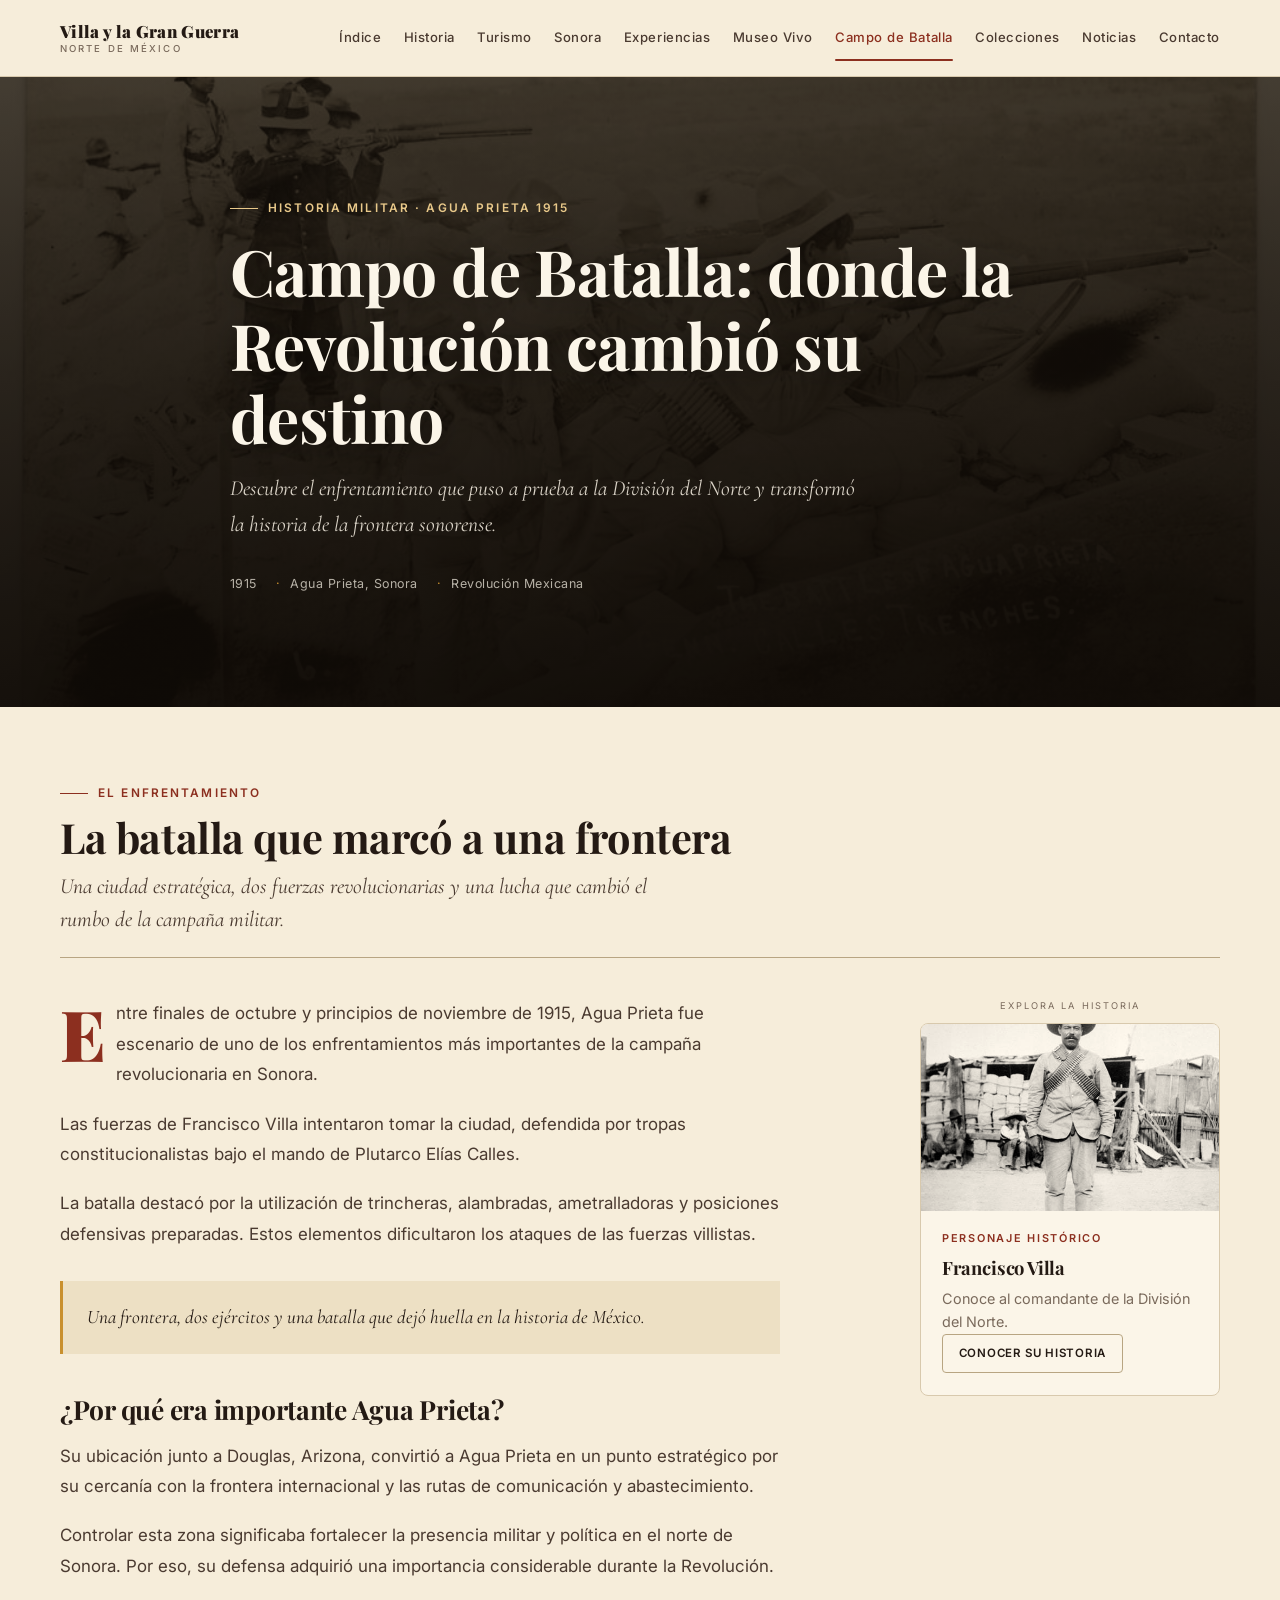
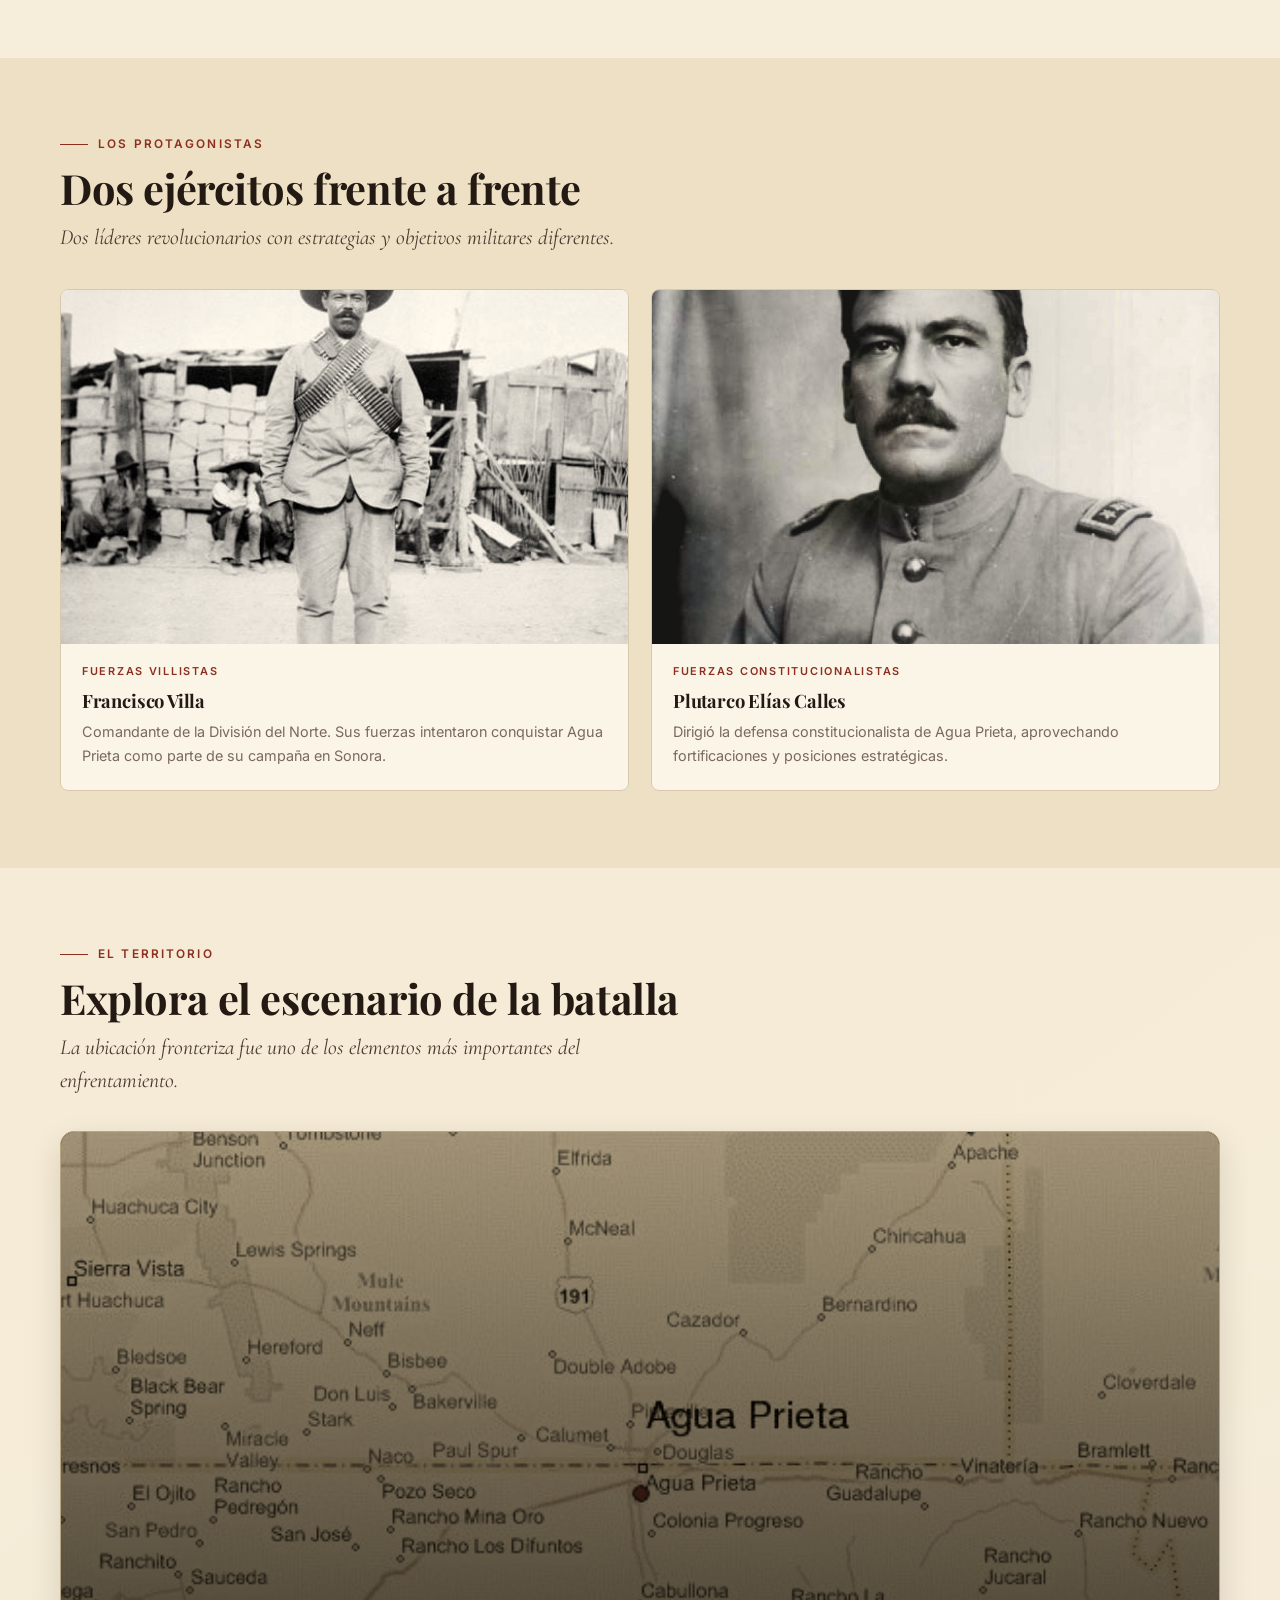
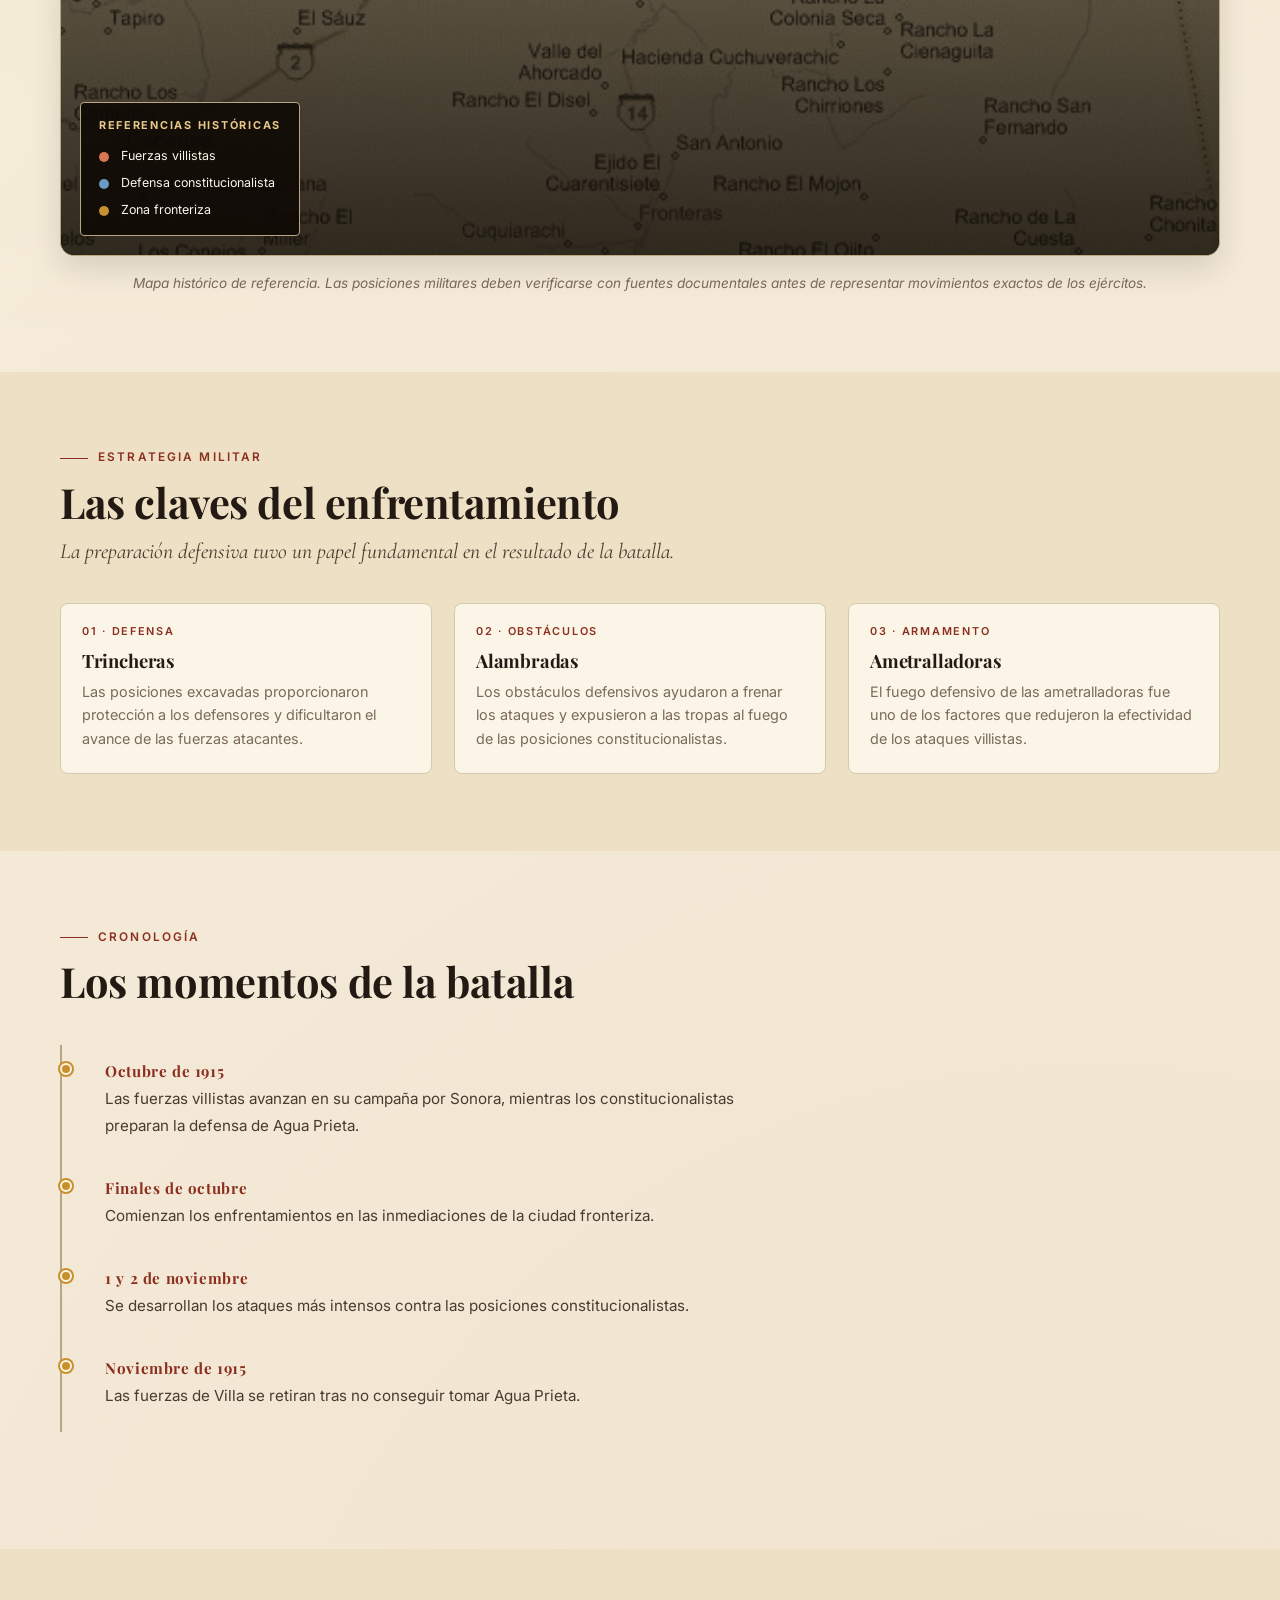
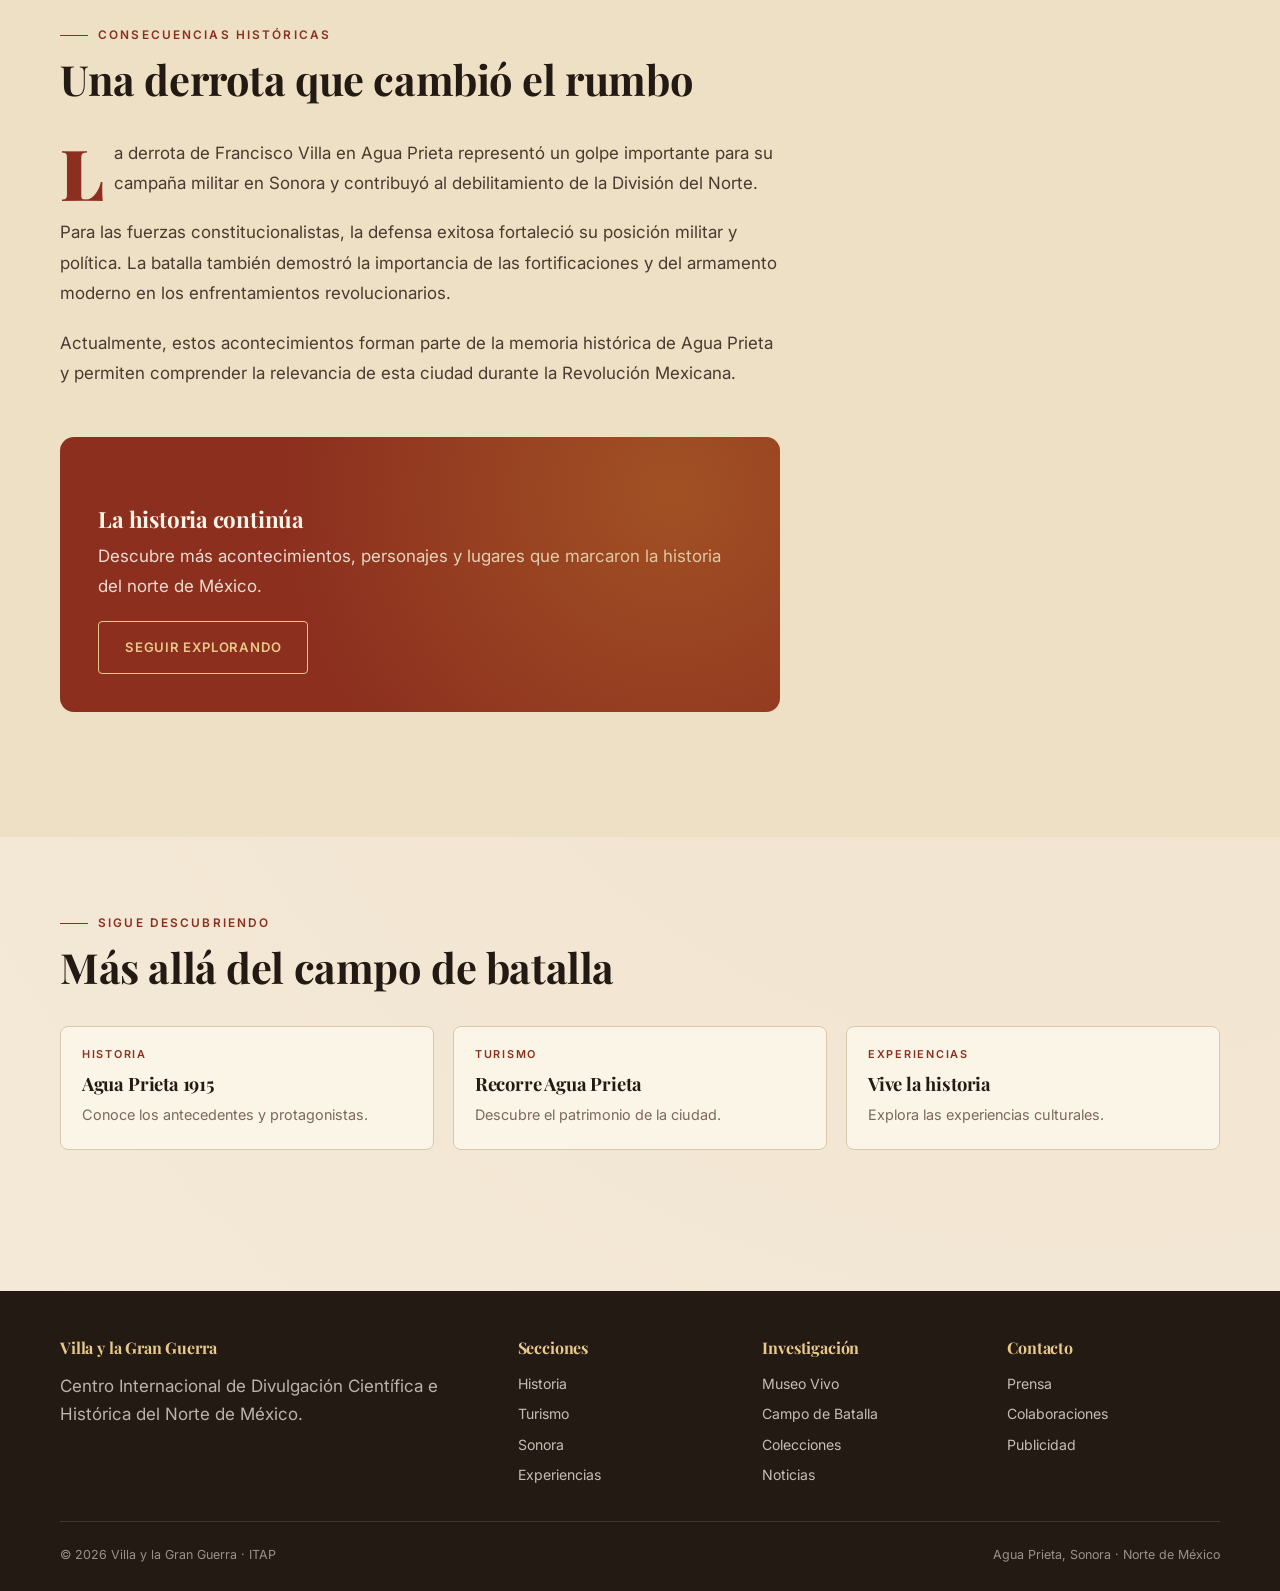
<file: campo-batalla.html>
<!DOCTYPE html>
<html lang="es">
<head>
  <meta charset="UTF-8">
  <meta name="viewport" content="width=device-width, initial-scale=1.0">
  <title>Campo de Batalla | Villa y la Gran Guerra</title>
  <meta name="description" content="Explora la Batalla de Agua Prieta de 1915, sus protagonistas, estrategias y consecuencias históricas.">

  <link rel="preconnect" href="https://fonts.googleapis.com">
  <link rel="preconnect" href="https://fonts.gstatic.com" crossorigin>
  <link href="https://fonts.googleapis.com/css2?family=Playfair+Display:ital,wght@0,400;0,600;0,700;0,900;1,400;1,600&family=Inter:wght@400;500;600&family=Cormorant+Garamond:ital,wght@0,400;0,500;1,400&display=swap" rel="stylesheet">
  <link rel="stylesheet" href="styles.css">
</head>

<body>

  <!-- CABECERA PRINCIPAL -->
  <header class="site-header">
    <div class="container site-header__inner">
      <a href="index.html" class="brand">
        <span class="brand__name">
          Villa y la Gran Guerra
          <small>Norte de México</small>
        </span>
      </a>

      <nav class="nav" aria-label="Navegación principal">
        <a href="index.html">Índice</a>
        <a href="historia.html">Historia</a>
        <a href="turismo.html">Turismo</a>
        <a href="sonora.html">Sonora</a>
        <a href="experiencias.html">Experiencias</a>
        <a href="museo-vivo.html">Museo Vivo</a>
        <a href="campo-batalla.html" aria-current="page">Campo de Batalla</a>
        <a href="colecciones.html">Colecciones</a>
        <a href="noticias.html">Noticias</a>
        <a href="contacto.html">Contacto</a>
      </nav>

      <button class="menu-toggle" aria-expanded="false" aria-label="Abrir menú">
        <span></span><span></span><span></span>
      </button>
    </div>
  </header>

  <!-- PORTADA -->
  <section class="article-hero campo-hero">
    <div class="article-hero__bg" aria-hidden="true"></div>

    <div class="container article-hero__content">
      <span class="eyebrow">Historia militar · Agua Prieta 1915</span>

      <h1 class="article-hero__title">
        Campo de Batalla:
        donde la Revolución cambió su destino
      </h1>

      <p class="article-hero__lead">
        Descubre el enfrentamiento que puso a prueba
        a la División del Norte y transformó la historia
        de la frontera sonorense.
      </p>

      <div class="article-meta">
        <span>1915</span>
        <span>Agua Prieta, Sonora</span>
        <span>Revolución Mexicana</span>
      </div>
    </div>
  </section>

  <!-- INTRODUCCIÓN -->
  <section class="section section--historia">
    <div class="container">
      <div class="section-head">
        <span class="eyebrow">El enfrentamiento</span>
        <h2>La batalla que marcó a una frontera</h2>
        <p class="lead">
          Una ciudad estratégica, dos fuerzas revolucionarias
          y una lucha que cambió el rumbo de la campaña militar.
        </p>
      </div>

      <div class="layout-with-sidebar">
        <article class="article-body">

          <p>
            Entre finales de octubre y principios de noviembre de
            1915, Agua Prieta fue escenario de uno de los
            enfrentamientos más importantes de la campaña
            revolucionaria en Sonora.
          </p>

          <p>
            Las fuerzas de Francisco Villa intentaron tomar la
            ciudad, defendida por tropas constitucionalistas
            bajo el mando de Plutarco Elías Calles.
          </p>

          <p>
            La batalla destacó por la utilización de trincheras,
            alambradas, ametralladoras y posiciones defensivas
            preparadas. Estos elementos dificultaron los ataques
            de las fuerzas villistas.
          </p>

          <blockquote>
            Una frontera, dos ejércitos y una batalla
            que dejó huella en la historia de México.
          </blockquote>

          <h2>¿Por qué era importante Agua Prieta?</h2>

          <p>
            Su ubicación junto a Douglas, Arizona, convirtió
            a Agua Prieta en un punto estratégico por su
            cercanía con la frontera internacional y las
            rutas de comunicación y abastecimiento.
          </p>

          <p>
            Controlar esta zona significaba fortalecer la
            presencia militar y política en el norte de Sonora.
            Por eso, su defensa adquirió una importancia
            considerable durante la Revolución.
          </p>
        </article>

        <aside class="sidebar-ad" aria-label="Contenido destacado">
          <span class="ad-label">Explora la historia</span>

          <div class="card">
            <div class="card__media">
              <img src="IMG/batalla-villa.jpg"
                   alt="Francisco Villa"
                   loading="lazy">
            </div>
            <div class="card__body">
              <p class="card__kicker">Personaje histórico</p>
              <h3 class="card__title">Francisco Villa</h3>
              <p class="card__text">
                Conoce al comandante de la División del Norte.
              </p>
              <a href="historia.html" class="btn btn--ghost btn--sm">
                Conocer su historia
              </a>
            </div>
          </div>
        </aside>
      </div>
    </div>
  </section>

  <!-- PROTAGONISTAS -->
  <section class="section" style="background:var(--c-bg-alt)">
    <div class="container">
      <div class="section-head">
        <span class="eyebrow">Los protagonistas</span>
        <h2>Dos ejércitos frente a frente</h2>
        <p class="lead">
          Dos líderes revolucionarios con estrategias
          y objetivos militares diferentes.
        </p>
      </div>

      <div class="listing listing--2col">

        <article class="card reveal">
          <div class="card__media">
            <img src="IMG/batalla-villa.jpg"
                 alt="Francisco Villa"
                 loading="lazy">
          </div>
          <div class="card__body">
            <p class="card__kicker">Fuerzas villistas</p>
            <h3 class="card__title">Francisco Villa</h3>
            <p class="card__text">
              Comandante de la División del Norte.
              Sus fuerzas intentaron conquistar Agua Prieta
              como parte de su campaña en Sonora.
            </p>
          </div>
        </article>

        <article class="card reveal">
          <div class="card__media">
            <img src="IMG/batalla-calles.jpg"
                 alt="Plutarco Elías Calles"
                 loading="lazy">
          </div>
          <div class="card__body">
            <p class="card__kicker">Fuerzas constitucionalistas</p>
            <h3 class="card__title">Plutarco Elías Calles</h3>
            <p class="card__text">
              Dirigió la defensa constitucionalista
              de Agua Prieta, aprovechando fortificaciones
              y posiciones estratégicas.
            </p>
          </div>
        </article>

      </div>
    </div>
  </section>

  <!-- MAPA HISTÓRICO -->
  <section class="section">
    <div class="container">
      <div class="section-head">
        <span class="eyebrow">El territorio</span>
        <h2>Explora el escenario de la batalla</h2>
        <p class="lead">
          La ubicación fronteriza fue uno de los elementos
          más importantes del enfrentamiento.
        </p>
      </div>

      <div class="battle-map reveal campo-mapa">
        <div class="battle-map__layer"></div>

        <div class="battle-map__legend">
          <strong>Referencias históricas</strong>
          <span>
            <i class="battle-map__dot battle-map__dot--villa"></i>
            Fuerzas villistas
          </span>
          <span>
            <i class="battle-map__dot battle-map__dot--calles"></i>
            Defensa constitucionalista
          </span>
          <span>
            <i class="battle-map__dot battle-map__dot--civil"></i>
            Zona fronteriza
          </span>
        </div>
      </div>

      <p class="campo-nota">
        Mapa histórico de referencia. Las posiciones militares
        deben verificarse con fuentes documentales antes de
        representar movimientos exactos de los ejércitos.
      </p>
    </div>
  </section>

  <!-- ESTRATEGIAS -->
  <section class="section" style="background:var(--c-bg-alt)">
    <div class="container">
      <div class="section-head">
        <span class="eyebrow">Estrategia militar</span>
        <h2>Las claves del enfrentamiento</h2>
        <p class="lead">
          La preparación defensiva tuvo un papel fundamental
          en el resultado de la batalla.
        </p>
      </div>

      <div class="listing">

        <article class="card reveal">
          <div class="card__body">
            <p class="card__kicker">01 · Defensa</p>
            <h3 class="card__title">Trincheras</h3>
            <p class="card__text">
              Las posiciones excavadas proporcionaron
              protección a los defensores y dificultaron
              el avance de las fuerzas atacantes.
            </p>
          </div>
        </article>

        <article class="card reveal">
          <div class="card__body">
            <p class="card__kicker">02 · Obstáculos</p>
            <h3 class="card__title">Alambradas</h3>
            <p class="card__text">
              Los obstáculos defensivos ayudaron a frenar
              los ataques y expusieron a las tropas
              al fuego de las posiciones constitucionalistas.
            </p>
          </div>
        </article>

        <article class="card reveal">
          <div class="card__body">
            <p class="card__kicker">03 · Armamento</p>
            <h3 class="card__title">Ametralladoras</h3>
            <p class="card__text">
              El fuego defensivo de las ametralladoras
              fue uno de los factores que redujeron
              la efectividad de los ataques villistas.
            </p>
          </div>
        </article>

      </div>
    </div>
  </section>

  <!-- CRONOLOGÍA -->
  <section class="section">
    <div class="container">
      <div class="section-head">
        <span class="eyebrow">Cronología</span>
        <h2>Los momentos de la batalla</h2>
      </div>

      <div class="article-body">
        <ul class="timeline">
          <li>
            <span class="timeline__year">Octubre de 1915</span>
            <p class="timeline__text">
              Las fuerzas villistas avanzan en su campaña
              por Sonora, mientras los constitucionalistas
              preparan la defensa de Agua Prieta.
            </p>
          </li>

          <li>
            <span class="timeline__year">Finales de octubre</span>
            <p class="timeline__text">
              Comienzan los enfrentamientos en las
              inmediaciones de la ciudad fronteriza.
            </p>
          </li>

          <li>
            <span class="timeline__year">1 y 2 de noviembre</span>
            <p class="timeline__text">
              Se desarrollan los ataques más intensos
              contra las posiciones constitucionalistas.
            </p>
          </li>

          <li>
            <span class="timeline__year">Noviembre de 1915</span>
            <p class="timeline__text">
              Las fuerzas de Villa se retiran tras no
              conseguir tomar Agua Prieta.
            </p>
          </li>
        </ul>
      </div>
    </div>
  </section>

  <!-- CONSECUENCIAS -->
  <section class="section" style="background:var(--c-bg-alt)">
    <div class="container">
      <div class="section-head">
        <span class="eyebrow">Consecuencias históricas</span>
        <h2>Una derrota que cambió el rumbo</h2>
      </div>

      <div class="article-body">
        <p>
          La derrota de Francisco Villa en Agua Prieta
          representó un golpe importante para su campaña
          militar en Sonora y contribuyó al debilitamiento
          de la División del Norte.
        </p>

        <p>
          Para las fuerzas constitucionalistas, la defensa
          exitosa fortaleció su posición militar y política.
          La batalla también demostró la importancia de
          las fortificaciones y del armamento moderno
          en los enfrentamientos revolucionarios.
        </p>

        <p>
          Actualmente, estos acontecimientos forman parte
          de la memoria histórica de Agua Prieta y permiten
          comprender la relevancia de esta ciudad durante
          la Revolución Mexicana.
        </p>

        <div class="experience-cta">
          <h3>La historia continúa</h3>
          <p>
            Descubre más acontecimientos, personajes
            y lugares que marcaron la historia del
            norte de México.
          </p>
          <a href="historia.html" class="btn btn--outline">
            Seguir explorando
          </a>
        </div>
      </div>
    </div>
  </section>

  <!-- CONTENIDO RELACIONADO -->
  <section class="section">
    <div class="container">
      <div class="section-head">
        <span class="eyebrow">Sigue descubriendo</span>
        <h2>Más allá del campo de batalla</h2>
      </div>

      <div class="related-grid">

        <a href="historia.html" class="card reveal">
          <div class="card__body">
            <p class="card__kicker">Historia</p>
            <h3 class="card__title">Agua Prieta 1915</h3>
            <p class="card__text">
              Conoce los antecedentes y protagonistas.
            </p>
          </div>
        </a>

        <a href="turismo.html" class="card reveal">
          <div class="card__body">
            <p class="card__kicker">Turismo</p>
            <h3 class="card__title">Recorre Agua Prieta</h3>
            <p class="card__text">
              Descubre el patrimonio de la ciudad.
            </p>
          </div>
        </a>

        <a href="experiencias.html" class="card reveal">
          <div class="card__body">
            <p class="card__kicker">Experiencias</p>
            <h3 class="card__title">Vive la historia</h3>
            <p class="card__text">
              Explora las experiencias culturales.
            </p>
          </div>
        </a>

      </div>
    </div>
  </section>

  <!-- FOOTER -->
  <footer class="site-footer">
    <div class="container">
      <div class="footer-grid">
        <div>
          <h4>Villa y la Gran Guerra</h4>
          <p style="color:rgba(251,245,232,.7)">
            Centro Internacional de Divulgación Científica
            e Histórica del Norte de México.
          </p>
        </div>

        <div>
          <h4>Secciones</h4>
          <ul>
            <li><a href="historia.html">Historia</a></li>
            <li><a href="turismo.html">Turismo</a></li>
            <li><a href="sonora.html">Sonora</a></li>
            <li><a href="experiencias.html">Experiencias</a></li>
          </ul>
        </div>

        <div>
          <h4>Investigación</h4>
          <ul>
            <li><a href="museo-vivo.html">Museo Vivo</a></li>
            <li><a href="campo-batalla.html">Campo de Batalla</a></li>
            <li><a href="colecciones.html">Colecciones</a></li>
            <li><a href="noticias.html">Noticias</a></li>
          </ul>
        </div>

        <div>
          <h4>Contacto</h4>
          <ul>
            <li><a href="contacto.html">Prensa</a></li>
            <li><a href="contacto.html">Colaboraciones</a></li>
            <li><a href="contacto.html">Publicidad</a></li>
          </ul>
        </div>
      </div>

      <div class="footer-bottom">
        <span>© <span data-year>2026</span> Villa y la Gran Guerra · ITAP</span>
        <span>Agua Prieta, Sonora · Norte de México</span>
      </div>
    </div>
  </footer>

  <script src="script.js"></script>
</body>
</html>
</file>
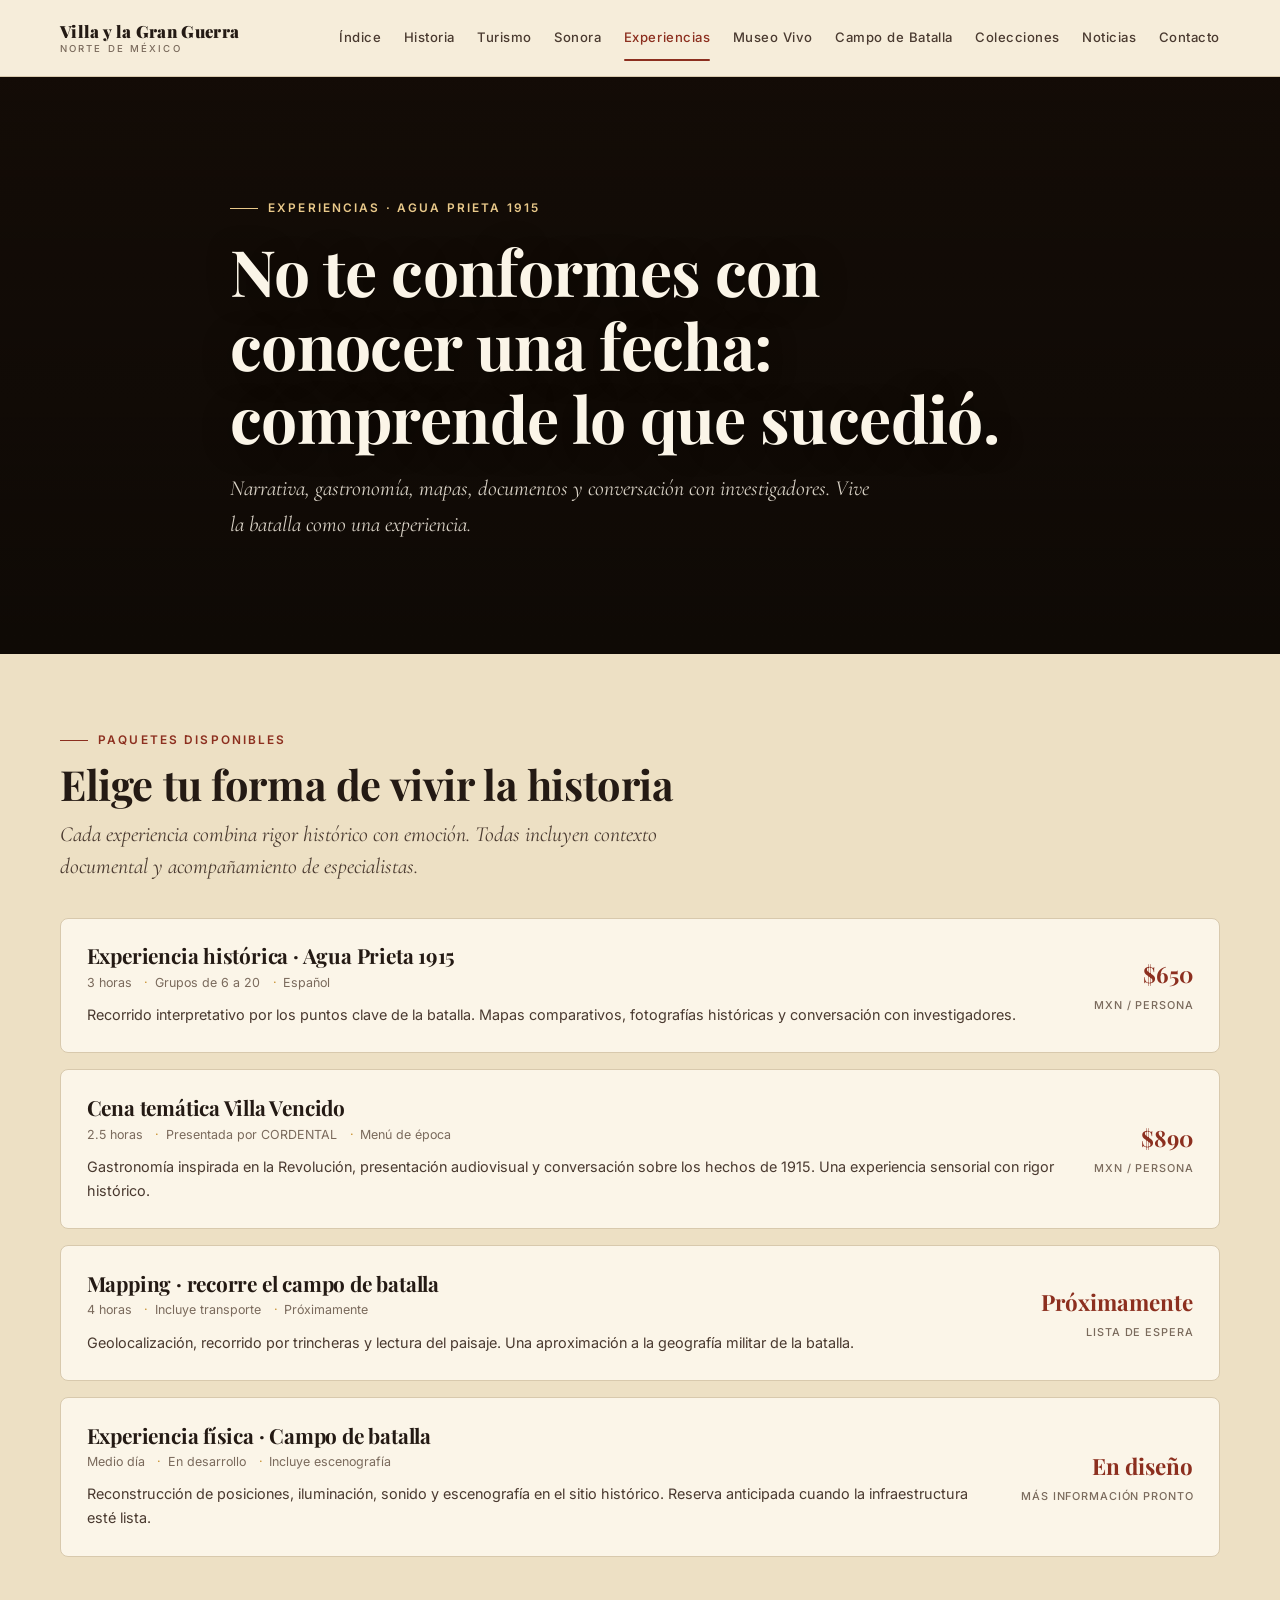
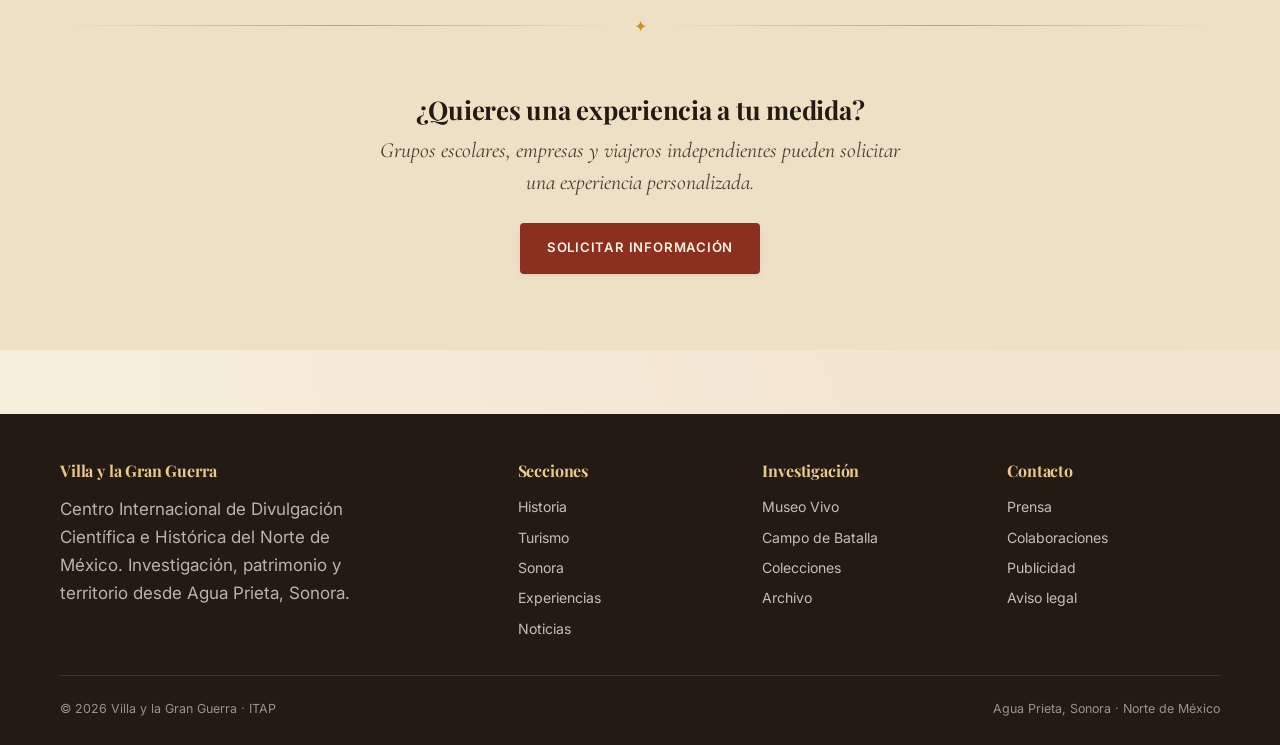
<file: experiencias.html>
<!DOCTYPE html>
<html lang="es">
<head>
  <meta charset="UTF-8" />
  <meta name="viewport" content="width=device-width, initial-scale=1.0" />
  <title>Villa y la Gran Guerra — Centro Internacional de Divulgación Científica e Histórica del Norte de México</title>
  <meta name="description" content="Plataforma digital de divulgación histórica, turismo cultural y experiencias en torno a Agua Prieta 1915 y el patrimonio del norte de México." />
  <link rel="preconnect" href="https://fonts.googleapis.com" /><!-- Este de aqui es para-->
  <link rel="preconnect" href="https://fonts.gstatic.com" crossorigin /> <!-- Este de aqui es para-->
  <link href="https://fonts.googleapis.com/css2?family=Playfair+Display:ital,wght@0,400;0,600;0,700;0,900;1,400;1,600&family=Inter:wght@400;500;600&family=Cormorant+Garamond:ital,wght@0,400;0,500;1,400&display=swap" rel="stylesheet" />
  <link rel="stylesheet" href="styles.css" />
</head>
<body>

  <!-- ============ Cabecera / Header (Nav Menu) ============ -->
  <header class="site-header">
    <div class="container site-header__inner">
      <a href="index.html" class="brand" aria-label="Villa y la Gran Guerra — Inicio">
        <!-- <span class="brand__mark" aria-hidden="true">V</span>  esto es para poner nomas la letra V en un cuadrito como de  -->
        <span class="brand__name">
          Villa y la Gran Guerra
          <small>Norte de México</small>
        </span>
      </a>
      <nav class="nav" aria-label="Navegación principal">
        <a href="index.html">Índice</a>
        <a href="historia.html">Historia</a>
        <a href="turismo.html">Turismo</a>
        <a href="sonora.html">Sonora</a>
        <a href="experiencias.html" aria-current="page">Experiencias</a>
        <a href="museo-vivo.html">Museo Vivo</a>
        <a href="campo-batalla.html">Campo de Batalla</a>
        <a href="colecciones.html">Colecciones</a>
        <a href="noticias.html">Noticias</a>
        <a href="contacto.html">Contacto</a>
      </nav>
      <button class="menu-toggle" aria-expanded="false" aria-label="Abrir menú">
        <span></span><span></span><span></span>
      </button>
    </div>
  </header>

<main>

  <section class="article-hero">
    <div class="article-hero__bg" style="background-image: url('https://picsum.photos/seed/experiencia-hero/1600/900');" aria-hidden="true"></div>
    <div class="container article-hero__content">
      <span class="eyebrow">Experiencias · Agua Prieta 1915</span>
      <h1 class="article-hero__title">No te conformes con conocer una fecha: comprende lo que sucedió.</h1>
      <p class="article-hero__lead">Narrativa, gastronomía, mapas, documentos y conversación con investigadores. Vive la batalla como una experiencia.</p>
    </div>
  </section>

  <section class="section section--turismo">
    <div class="container">
      <div class="section-head">
        <span class="eyebrow">Paquetes disponibles</span>
        <h2>Elige tu forma de vivir la historia</h2>
        <p class="lead">Cada experiencia combina rigor histórico con emoción. Todas incluyen contexto documental y acompañamiento de especialistas.</p>
      </div>

      <div class="exp-package">
        <div>
          <h3>Experiencia histórica · Agua Prieta 1915</h3>
          <div class="exp-package__meta">
            <span>3 horas</span><span>Grupos de 6 a 20</span><span>Español</span>
          </div>
          <p class="exp-package__desc">Recorrido interpretativo por los puntos clave de la batalla. Mapas comparativos, fotografías históricas y conversación con investigadores.</p>
        </div>
        <div class="exp-package__price">$650<small>MXN / persona</small></div>
      </div>

      <div class="exp-package">
        <div>
          <h3>Cena temática Villa Vencido</h3>
          <div class="exp-package__meta">
            <span>2.5 horas</span><span>Presentada por CORDENTAL</span><span>Menú de época</span>
          </div>
          <p class="exp-package__desc">Gastronomía inspirada en la Revolución, presentación audiovisual y conversación sobre los hechos de 1915. Una experiencia sensorial con rigor histórico.</p>
        </div>
        <div class="exp-package__price">$890<small>MXN / persona</small></div>
      </div>

      <div class="exp-package">
        <div>
          <h3>Mapping · recorre el campo de batalla</h3>
          <div class="exp-package__meta">
            <span>4 horas</span><span>Incluye transporte</span><span>Próximamente</span>
          </div>
          <p class="exp-package__desc">Geolocalización, recorrido por trincheras y lectura del paisaje. Una aproximación a la geografía militar de la batalla.</p>
        </div>
        <div class="exp-package__price">Próximamente<small>Lista de espera</small></div>
      </div>

      <div class="exp-package">
        <div>
          <h3>Experiencia física · Campo de batalla</h3>
          <div class="exp-package__meta">
            <span>Medio día</span><span>En desarrollo</span><span>Incluye escenografía</span>
          </div>
          <p class="exp-package__desc">Reconstrucción de posiciones, iluminación, sonido y escenografía en el sitio histórico. Reserva anticipada cuando la infraestructura esté lista.</p>
        </div>
        <div class="exp-package__price">En diseño<small>Más información pronto</small></div>
      </div>

      <div class="ornament" aria-hidden="true">✦</div>

      <div class="text-center">
        <h3>¿Quieres una experiencia a tu medida?</h3>
        <p class="lead" style="margin: .6rem auto 1.5rem; max-width: 520px;">Grupos escolares, empresas y viajeros independientes pueden solicitar una experiencia personalizada.</p>
        <a href="contacto.html" class="btn btn--primary">Solicitar información</a>
      </div>
    </div>
  </section>

</main>
  <!-- ============ FOOTER ============ -->
  <footer class="site-footer">
    <div class="container">
      <div class="footer-grid">
        <div>
          <h4>Villa y la Gran Guerra</h4>
          <p style="color: rgba(251,245,232,.7); max-width: 320px;">
            Centro Internacional de Divulgación Científica e Histórica del Norte de México.
            Investigación, patrimonio y territorio desde Agua Prieta, Sonora.
          </p>
        </div>
        <div>
          <h4>Secciones</h4>
          <ul>
            <li><a href="historia.html">Historia</a></li>
            <li><a href="turismo.html">Turismo</a></li>
            <li><a href="sonora.html">Sonora</a></li>
            <li><a href="experiencias.html">Experiencias</a></li>
            <li><a href="noticias.html">Noticias</a></li>
          </ul>
        </div>
        <div>
          <h4>Investigación</h4>
          <ul>
            <li><a href="museo-vivo.html">Museo Vivo</a></li>
            <li><a href="campo-batalla.html">Campo de Batalla</a></li>
            <li><a href="colecciones.html">Colecciones</a></li>
            <li><a href="#">Archivo</a></li>
          </ul>
        </div>
        <div>
          <h4>Contacto</h4>
          <ul>
            <li><a href="contacto.html">Prensa</a></li>
            <li><a href="contacto.html">Colaboraciones</a></li>
            <li><a href="contacto.html">Publicidad</a></li>
            <li><a href="#">Aviso legal</a></li>
          </ul>
        </div>
      </div>
      <div class="footer-bottom">
        <span>© <span data-year>2026</span> Villa y la Gran Guerra · ITAP</span>
        <span>Agua Prieta, Sonora · Norte de México</span>
      </div>
    </div>
  </footer>

  <script src="script.js"></script>
</body>
</html>
</file>
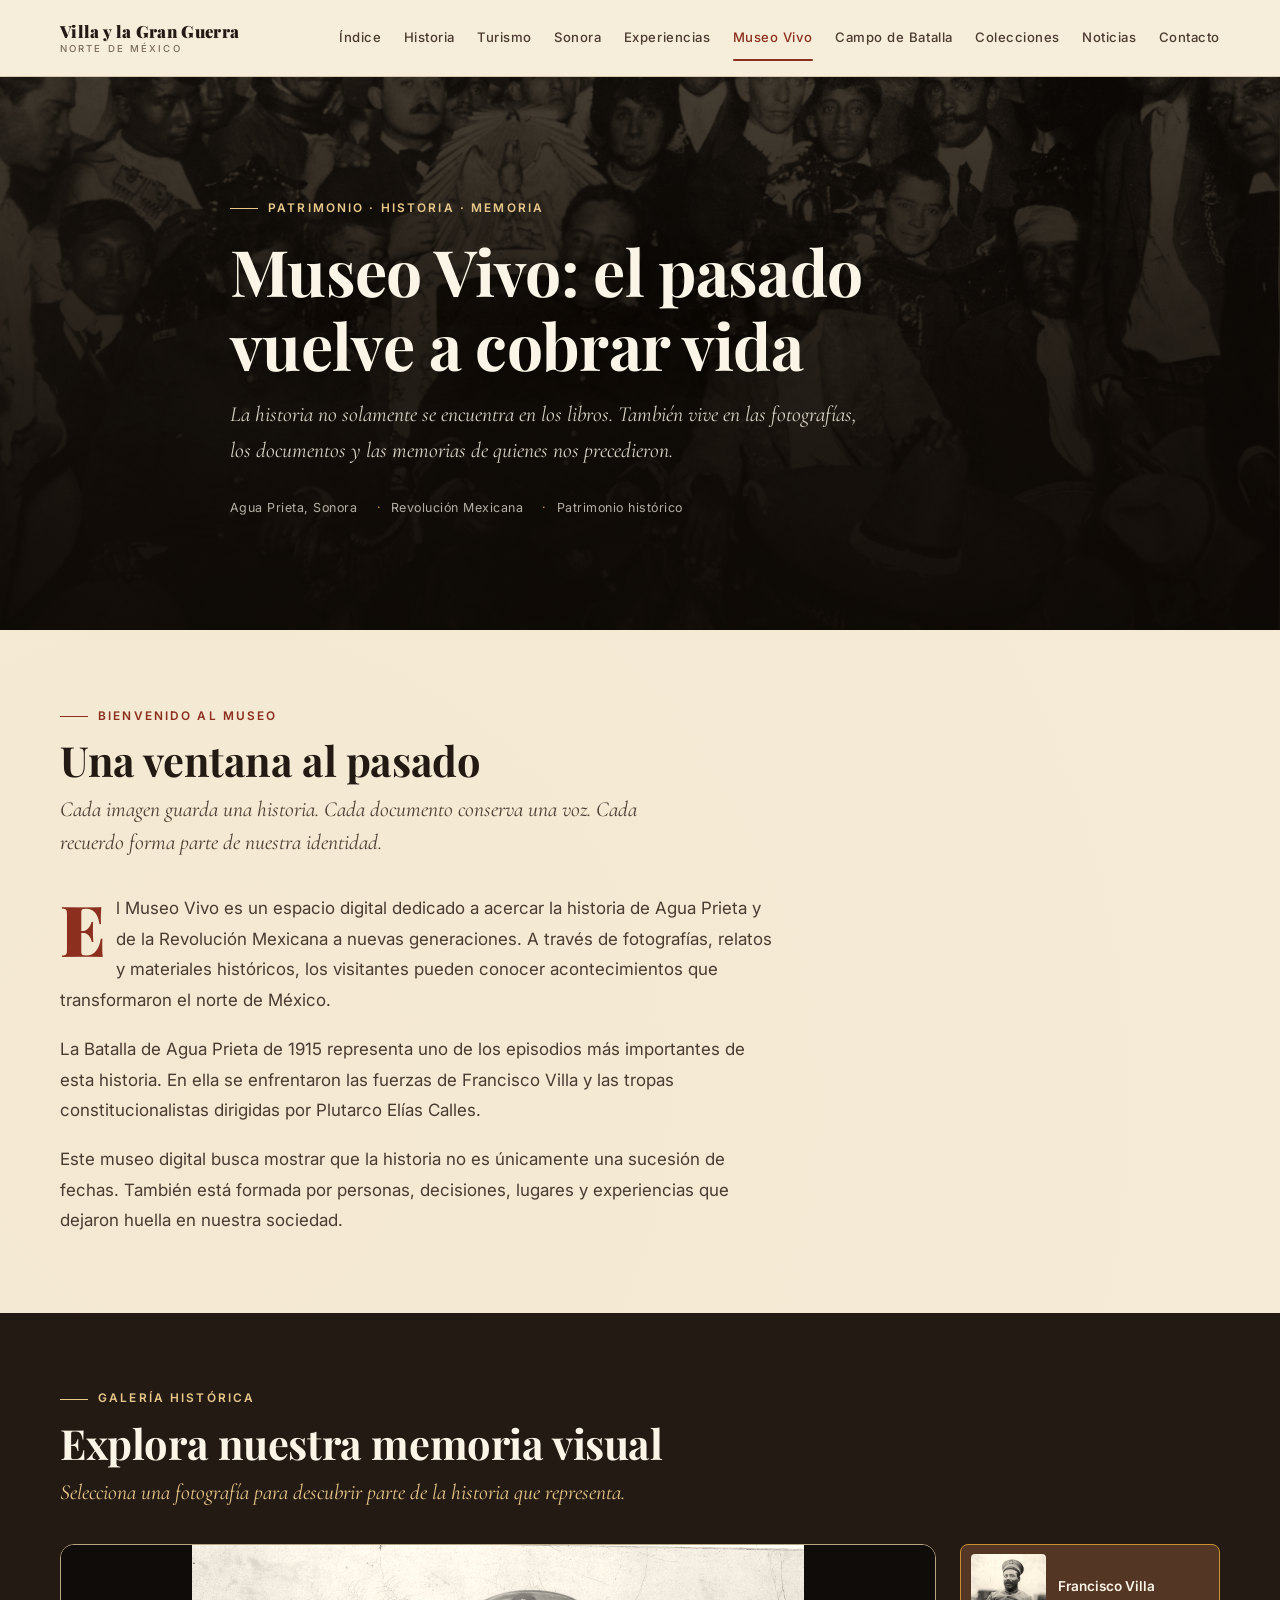
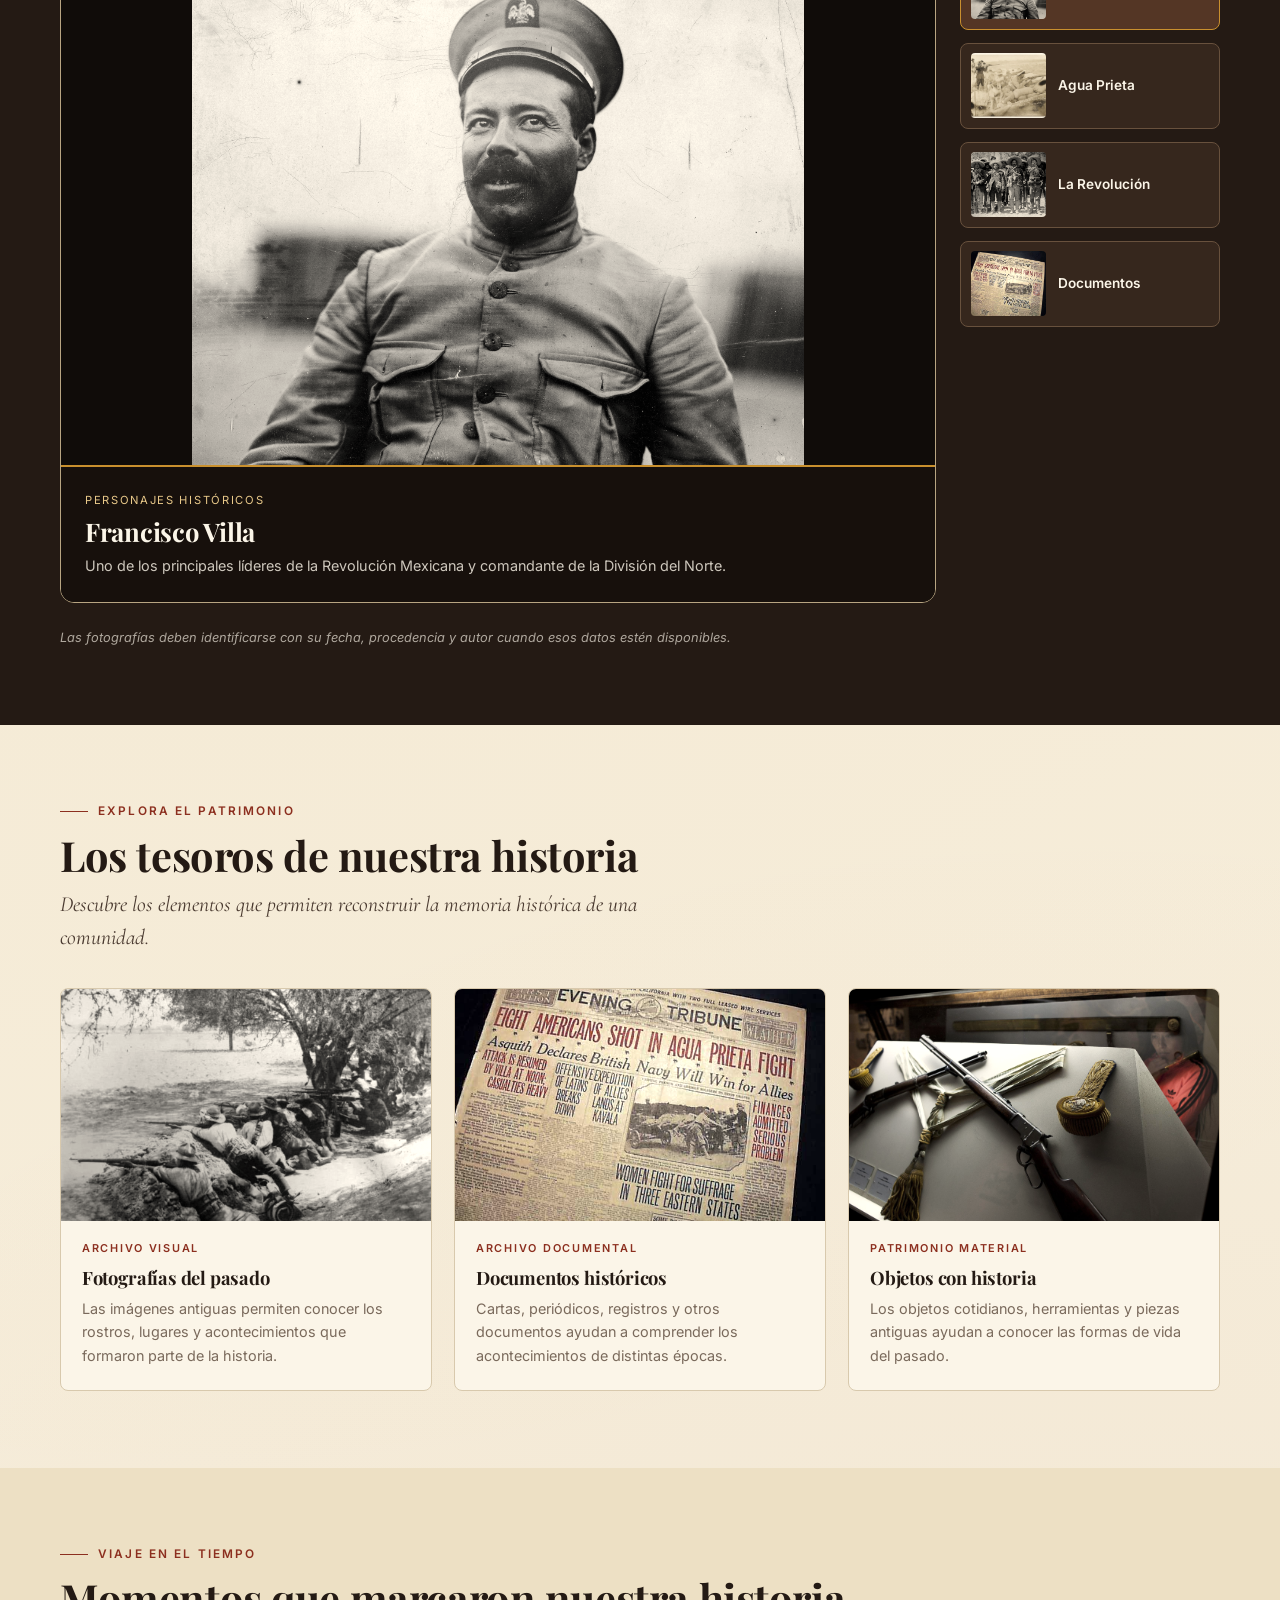
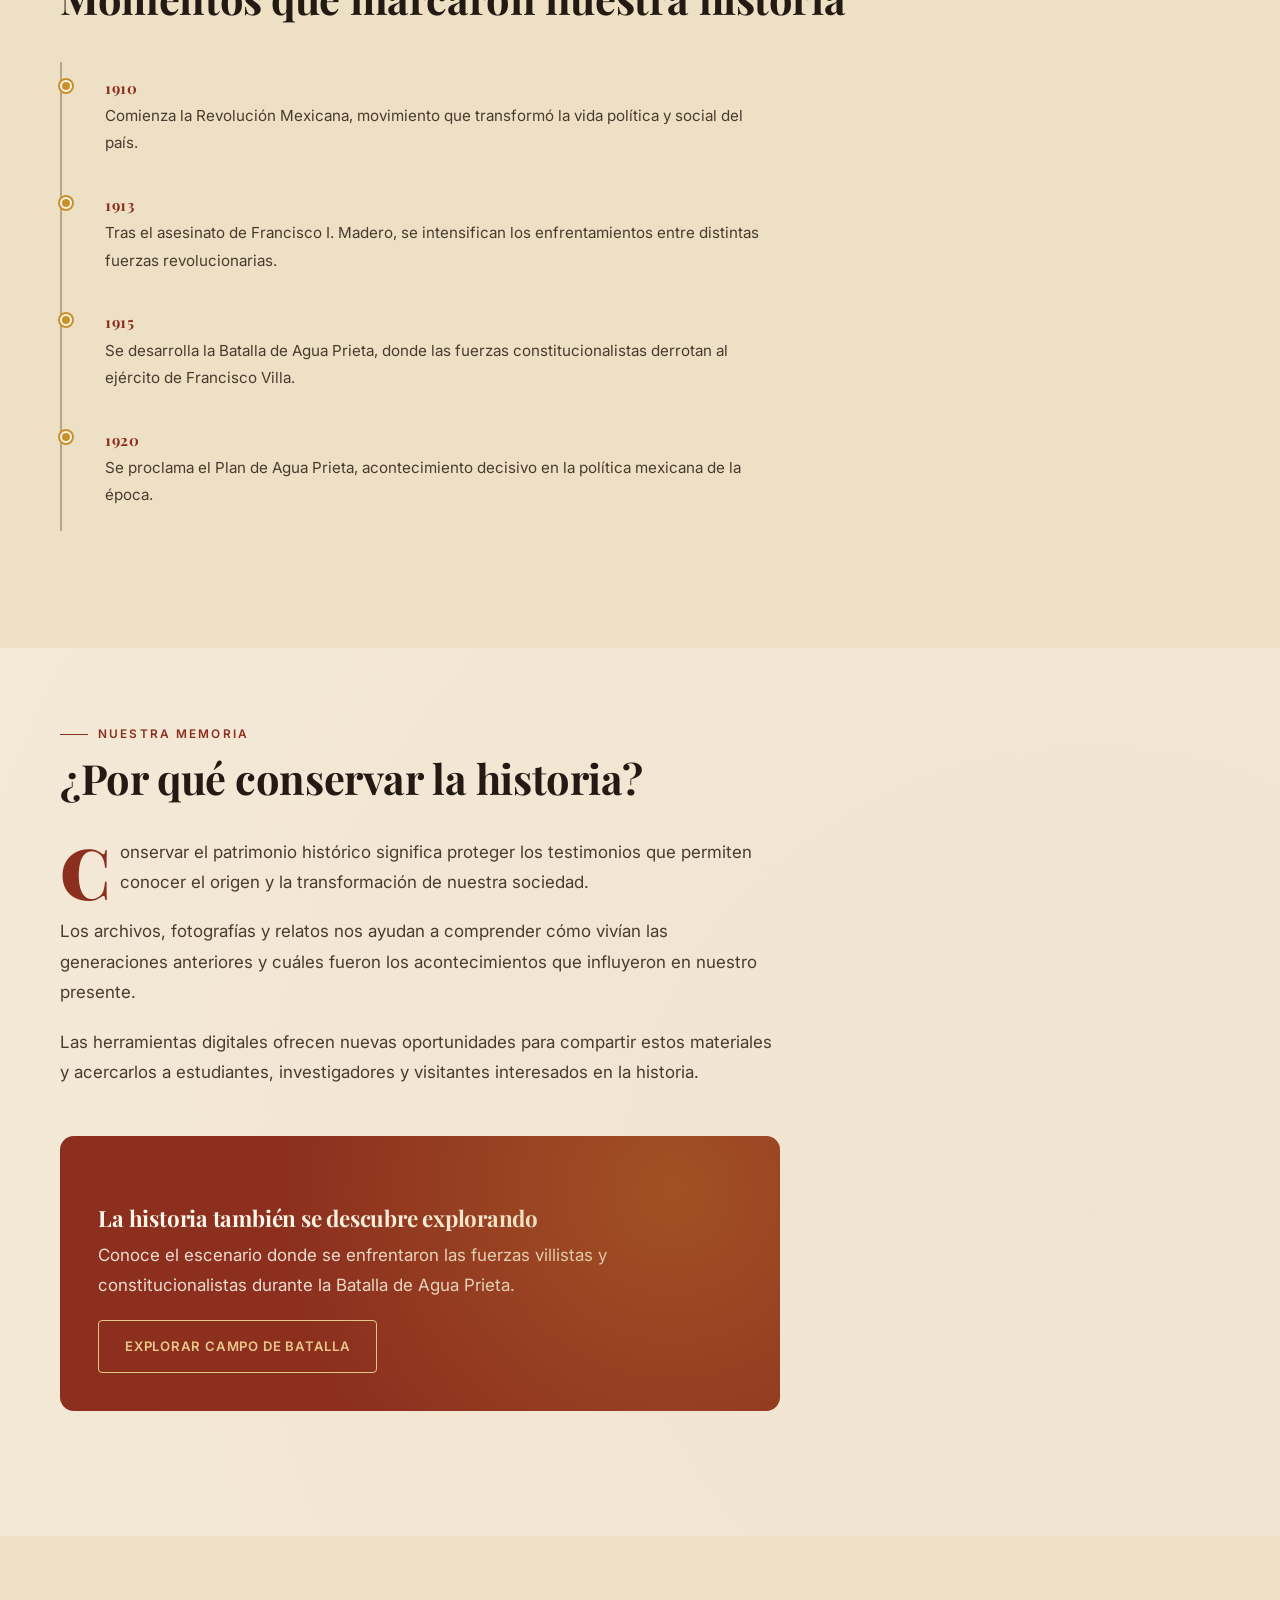
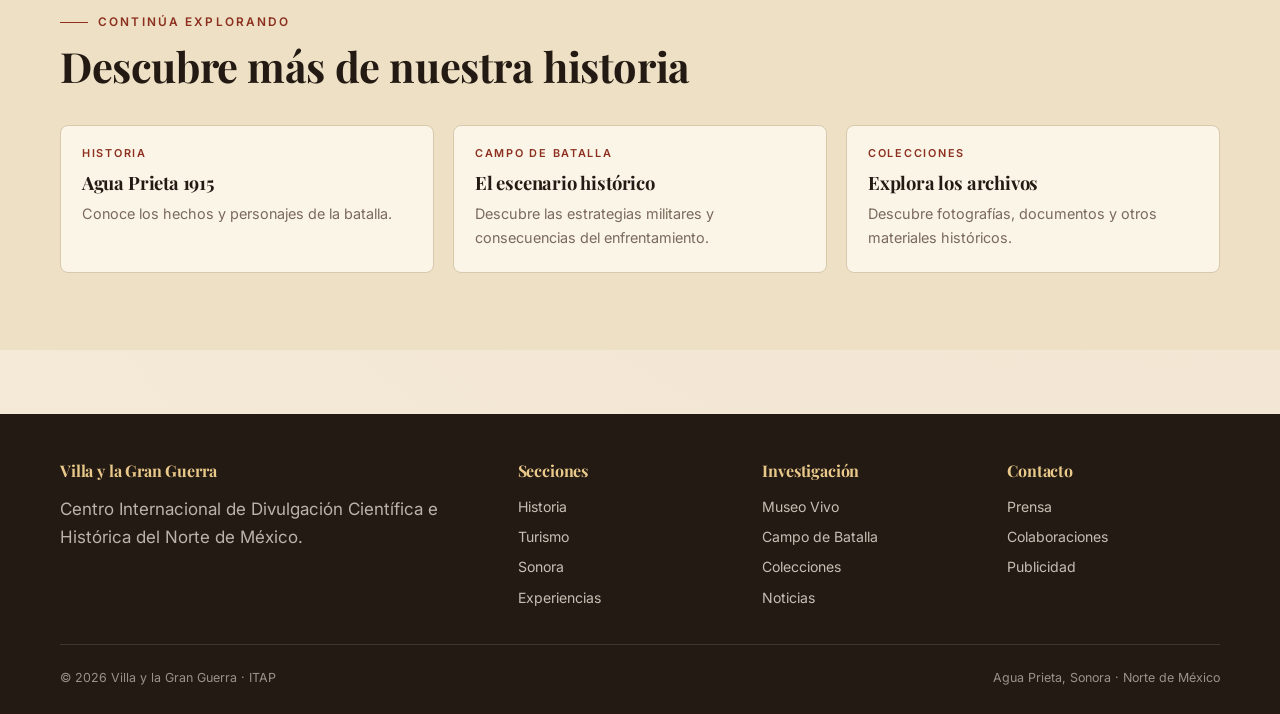
<file: museo-vivo.html>
<!DOCTYPE html>
<html lang="es">
<head>
  <meta charset="UTF-8">
  <meta name="viewport" content="width=device-width, initial-scale=1.0">

  <title>Museo Vivo | Villa y la Gran Guerra</title>
  <meta name="description" content="Explora fotografías, documentos y acontecimientos de la Revolución Mexicana y Agua Prieta de 1915.">

  <link rel="preconnect" href="https://fonts.googleapis.com">
  <link rel="preconnect" href="https://fonts.gstatic.com" crossorigin>
  <link href="https://fonts.googleapis.com/css2?family=Playfair+Display:ital,wght@0,400;0,600;0,700;0,900;1,400;1,600&family=Inter:wght@400;500;600&family=Cormorant+Garamond:ital,wght@0,400;0,500;1,400&display=swap" rel="stylesheet">

  <link rel="stylesheet" href="styles.css">
</head>

<body>

  <!-- CABECERA -->
  <header class="site-header">
    <div class="container site-header__inner">

      <a href="index.html" class="brand">
        <span class="brand__name">
          Villa y la Gran Guerra
          <small>Norte de México</small>
        </span>
      </a>

      <nav class="nav" aria-label="Navegación principal">
        <a href="index.html">Índice</a>
        <a href="historia.html">Historia</a>
        <a href="turismo.html">Turismo</a>
        <a href="sonora.html">Sonora</a>
        <a href="experiencias.html">Experiencias</a>
        <a href="museo-vivo.html" aria-current="page">Museo Vivo</a>
        <a href="campo-batalla.html">Campo de Batalla</a>
        <a href="colecciones.html">Colecciones</a>
        <a href="noticias.html">Noticias</a>
        <a href="contacto.html">Contacto</a>
      </nav>

      <button class="menu-toggle" aria-expanded="false" aria-label="Abrir menú">
        <span></span><span></span><span></span>
      </button>
    </div>
  </header>

  <!-- PORTADA -->
  <section class="article-hero museo-hero">
    <div class="article-hero__bg"></div>

    <div class="container article-hero__content">
      <span class="eyebrow">
        Patrimonio · Historia · Memoria
      </span>

      <h1 class="article-hero__title">
        Museo Vivo:
        el pasado vuelve a cobrar vida
      </h1>

      <p class="article-hero__lead">
        La historia no solamente se encuentra en los libros.
        También vive en las fotografías, los documentos
        y las memorias de quienes nos precedieron.
      </p>

      <div class="article-meta">
        <span>Agua Prieta, Sonora</span>
        <span>Revolución Mexicana</span>
        <span>Patrimonio histórico</span>
      </div>
    </div>
  </section>

  <!-- PRESENTACIÓN -->
  <section class="section">
    <div class="container">
      <div class="section-head">
        <span class="eyebrow">Bienvenido al museo</span>
        <h2>Una ventana al pasado</h2>
        <p class="lead">
          Cada imagen guarda una historia.
          Cada documento conserva una voz.
          Cada recuerdo forma parte de nuestra identidad.
        </p>
      </div>

      <div class="article-body">
        <p>
          El Museo Vivo es un espacio digital dedicado
          a acercar la historia de Agua Prieta y de la
          Revolución Mexicana a nuevas generaciones.
          A través de fotografías, relatos y materiales
          históricos, los visitantes pueden conocer
          acontecimientos que transformaron el norte
          de México.
        </p>

        <p>
          La Batalla de Agua Prieta de 1915 representa
          uno de los episodios más importantes de esta
          historia. En ella se enfrentaron las fuerzas
          de Francisco Villa y las tropas constitucionalistas
          dirigidas por Plutarco Elías Calles.
        </p>

        <p>
          Este museo digital busca mostrar que la historia
          no es únicamente una sucesión de fechas.
          También está formada por personas, decisiones,
          lugares y experiencias que dejaron huella
          en nuestra sociedad.
        </p>
      </div>
    </div>
  </section>

  <!-- VISOR INTERACTIVO -->
  <section class="section museo-seccion-oscura">
    <div class="container">

      <div class="section-head">
        <span class="eyebrow">Galería histórica</span>
        <h2>Explora nuestra memoria visual</h2>
        <p class="lead">
          Selecciona una fotografía para descubrir
          parte de la historia que representa.
        </p>
      </div>

      <div class="museo-galeria">

        <div class="museo-visor">
          <img
            id="museo-imagen-principal"
            src="IMG/museo-villa.jpg"
            alt="Francisco Villa durante la Revolución Mexicana"
          >

          <div class="museo-visor-info">
            <span id="museo-categoria">
              Personajes históricos
            </span>
            <h3 id="museo-titulo">
              Francisco Villa
            </h3>
            <p id="museo-descripcion">
              Uno de los principales líderes de la
              Revolución Mexicana y comandante
              de la División del Norte.
            </p>
          </div>
        </div>

        <div class="museo-selector">

          <button
            class="museo-miniatura is-active"
            type="button"
            data-museo-imagen="IMG/museo-villa.jpg"
            data-museo-titulo="Francisco Villa"
            data-museo-categoria="Personajes históricos"
            data-museo-descripcion="Francisco Villa fue comandante de la División del Norte y protagonista de importantes campañas militares durante la Revolución Mexicana."
          >
            <img src="IMG/museo-villa.jpg" alt="">
            <span>Francisco Villa</span>
          </button>

          <button
            class="museo-miniatura"
            type="button"
            data-museo-imagen="IMG/museo-aguaprieta.jpg"
            data-museo-titulo="Agua Prieta histórica"
            data-museo-categoria="Memoria de la ciudad"
            data-museo-descripcion="Agua Prieta se desarrolló como una ciudad fronteriza vinculada con el ferrocarril, la minería y los acontecimientos revolucionarios."
          >
            <img src="IMG/museo-aguaprieta.jpg" alt="">
            <span>Agua Prieta</span>
          </button>

          <button
            class="museo-miniatura"
            type="button"
            data-museo-imagen="IMG/museo-soldados.jpg"
            data-museo-titulo="Los ejércitos revolucionarios"
            data-museo-categoria="Revolución Mexicana"
            data-museo-descripcion="Las fuerzas revolucionarias participaron en enfrentamientos que transformaron el panorama político y militar de México."
          >
            <img src="IMG/museo-soldados.jpg" alt="">
            <span>La Revolución</span>
          </button>

          <button
            class="museo-miniatura"
            type="button"
            data-museo-imagen="IMG/museo-documentos.jpg"
            data-museo-titulo="Documentos que hicieron historia"
            data-museo-categoria="Archivo documental"
            data-museo-descripcion="Los documentos históricos permiten estudiar los acontecimientos del pasado y comprender las decisiones que marcaron una época."
          >
            <img src="IMG/museo-documentos.jpg" alt="">
            <span>Documentos</span>
          </button>

        </div>
      </div>

      <p class="museo-nota">
        Las fotografías deben identificarse con su fecha,
        procedencia y autor cuando esos datos estén disponibles.
      </p>
    </div>
  </section>

  <!-- ARCHIVO HISTÓRICO -->
  <section class="section">
    <div class="container">

      <div class="section-head">
        <span class="eyebrow">Explora el patrimonio</span>
        <h2>Los tesoros de nuestra historia</h2>
        <p class="lead">
          Descubre los elementos que permiten reconstruir
          la memoria histórica de una comunidad.
        </p>
      </div>

      <div class="listing">

        <article class="card reveal">
          <div class="card__media">
            <img src="IMG/museo-fotografias.jpg"
                 alt="Fotografías históricas"
                 loading="lazy">
          </div>
          <div class="card__body">
            <p class="card__kicker">Archivo visual</p>
            <h3 class="card__title">
              Fotografías del pasado
            </h3>
            <p class="card__text">
              Las imágenes antiguas permiten conocer
              los rostros, lugares y acontecimientos
              que formaron parte de la historia.
            </p>
          </div>
        </article>

        <article class="card reveal">
          <div class="card__media">
            <img src="IMG/museo-documentos.jpg"
                 alt="Documentos históricos"
                 loading="lazy">
          </div>
          <div class="card__body">
            <p class="card__kicker">Archivo documental</p>
            <h3 class="card__title">
              Documentos históricos
            </h3>
            <p class="card__text">
              Cartas, periódicos, registros y otros
              documentos ayudan a comprender los
              acontecimientos de distintas épocas.
            </p>
          </div>
        </article>

        <article class="card reveal">
          <div class="card__media">
            <img src="IMG/museo-objetos.jpg"
                 alt="Objetos históricos"
                 loading="lazy">
          </div>
          <div class="card__body">
            <p class="card__kicker">Patrimonio material</p>
            <h3 class="card__title">
              Objetos con historia
            </h3>
            <p class="card__text">
              Los objetos cotidianos, herramientas
              y piezas antiguas ayudan a conocer
              las formas de vida del pasado.
            </p>
          </div>
        </article>

      </div>
    </div>
  </section>

  <!-- CRONOLOGÍA -->
  <section class="section" style="background:var(--c-bg-alt)">
    <div class="container">

      <div class="section-head">
        <span class="eyebrow">Viaje en el tiempo</span>
        <h2>Momentos que marcaron nuestra historia</h2>
      </div>

      <div class="article-body">
        <ul class="timeline">

          <li>
            <span class="timeline__year">1910</span>
            <p class="timeline__text">
              Comienza la Revolución Mexicana,
              movimiento que transformó la vida
              política y social del país.
            </p>
          </li>

          <li>
            <span class="timeline__year">1913</span>
            <p class="timeline__text">
              Tras el asesinato de Francisco I. Madero,
              se intensifican los enfrentamientos
              entre distintas fuerzas revolucionarias.
            </p>
          </li>

          <li>
            <span class="timeline__year">1915</span>
            <p class="timeline__text">
              Se desarrolla la Batalla de Agua Prieta,
              donde las fuerzas constitucionalistas
              derrotan al ejército de Francisco Villa.
            </p>
          </li>

          <li>
            <span class="timeline__year">1920</span>
            <p class="timeline__text">
              Se proclama el Plan de Agua Prieta,
              acontecimiento decisivo en la
              política mexicana de la época.
            </p>
          </li>

        </ul>
      </div>
    </div>
  </section>

  <!-- IMPORTANCIA DEL MUSEO -->
  <section class="section">
    <div class="container">

      <div class="section-head">
        <span class="eyebrow">Nuestra memoria</span>
        <h2>¿Por qué conservar la historia?</h2>
      </div>

      <div class="article-body">
        <p>
          Conservar el patrimonio histórico significa
          proteger los testimonios que permiten conocer
          el origen y la transformación de nuestra sociedad.
        </p>

        <p>
          Los archivos, fotografías y relatos nos ayudan
          a comprender cómo vivían las generaciones
          anteriores y cuáles fueron los acontecimientos
          que influyeron en nuestro presente.
        </p>

        <p>
          Las herramientas digitales ofrecen nuevas
          oportunidades para compartir estos materiales
          y acercarlos a estudiantes, investigadores
          y visitantes interesados en la historia.
        </p>

        <div class="experience-cta">
          <h3>La historia también se descubre explorando</h3>
          <p>
            Conoce el escenario donde se enfrentaron
            las fuerzas villistas y constitucionalistas
            durante la Batalla de Agua Prieta.
          </p>

          <a href="campo-batalla.html" class="btn btn--outline">
            Explorar Campo de Batalla
          </a>
        </div>
      </div>
    </div>
  </section>

  <!-- CONTENIDO RELACIONADO -->
  <section class="section" style="background:var(--c-bg-alt)">
    <div class="container">

      <div class="section-head">
        <span class="eyebrow">Continúa explorando</span>
        <h2>Descubre más de nuestra historia</h2>
      </div>

      <div class="related-grid">

        <a href="historia.html" class="card reveal">
          <div class="card__body">
            <p class="card__kicker">Historia</p>
            <h3 class="card__title">Agua Prieta 1915</h3>
            <p class="card__text">
              Conoce los hechos y personajes
              de la batalla.
            </p>
          </div>
        </a>

        <a href="campo-batalla.html" class="card reveal">
          <div class="card__body">
            <p class="card__kicker">Campo de Batalla</p>
            <h3 class="card__title">El escenario histórico</h3>
            <p class="card__text">
              Descubre las estrategias militares
              y consecuencias del enfrentamiento.
            </p>
          </div>
        </a>

        <a href="colecciones.html" class="card reveal">
          <div class="card__body">
            <p class="card__kicker">Colecciones</p>
            <h3 class="card__title">Explora los archivos</h3>
            <p class="card__text">
              Descubre fotografías, documentos
              y otros materiales históricos.
            </p>
          </div>
        </a>

      </div>
    </div>
  </section>

  <!-- FOOTER -->
  <footer class="site-footer">
    <div class="container">
      <div class="footer-grid">

        <div>
          <h4>Villa y la Gran Guerra</h4>
          <p style="color:rgba(251,245,232,.7)">
            Centro Internacional de Divulgación Científica
            e Histórica del Norte de México.
          </p>
        </div>

        <div>
          <h4>Secciones</h4>
          <ul>
            <li><a href="historia.html">Historia</a></li>
            <li><a href="turismo.html">Turismo</a></li>
            <li><a href="sonora.html">Sonora</a></li>
            <li><a href="experiencias.html">Experiencias</a></li>
          </ul>
        </div>

        <div>
          <h4>Investigación</h4>
          <ul>
            <li><a href="museo-vivo.html">Museo Vivo</a></li>
            <li><a href="campo-batalla.html">Campo de Batalla</a></li>
            <li><a href="colecciones.html">Colecciones</a></li>
            <li><a href="noticias.html">Noticias</a></li>
          </ul>
        </div>

        <div>
          <h4>Contacto</h4>
          <ul>
            <li><a href="contacto.html">Prensa</a></li>
            <li><a href="contacto.html">Colaboraciones</a></li>
            <li><a href="contacto.html">Publicidad</a></li>
          </ul>
        </div>

      </div>

      <div class="footer-bottom">
        <span>© <span data-year>2026</span> Villa y la Gran Guerra · ITAP</span>
        <span>Agua Prieta, Sonora · Norte de México</span>
      </div>
    </div>
  </footer>

  <script src="script.js"></script>
</body>
</html>
</file>
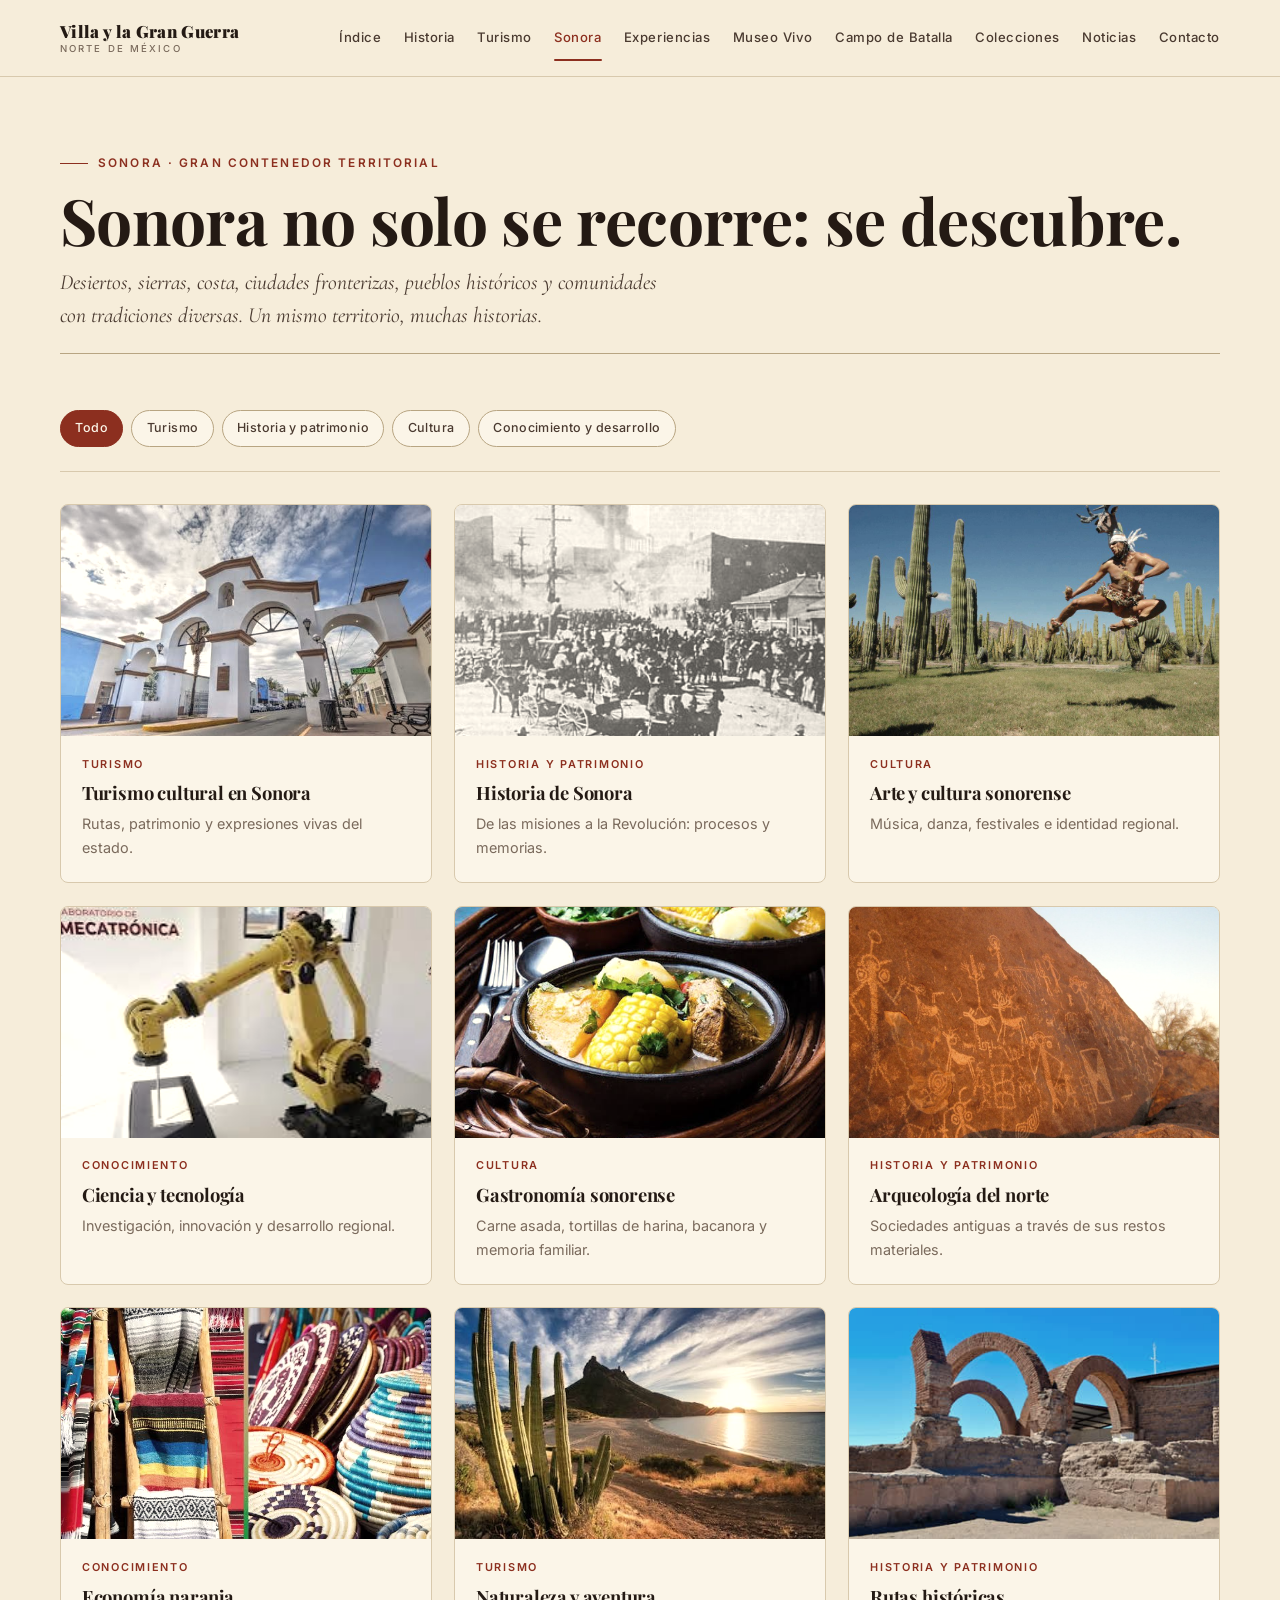
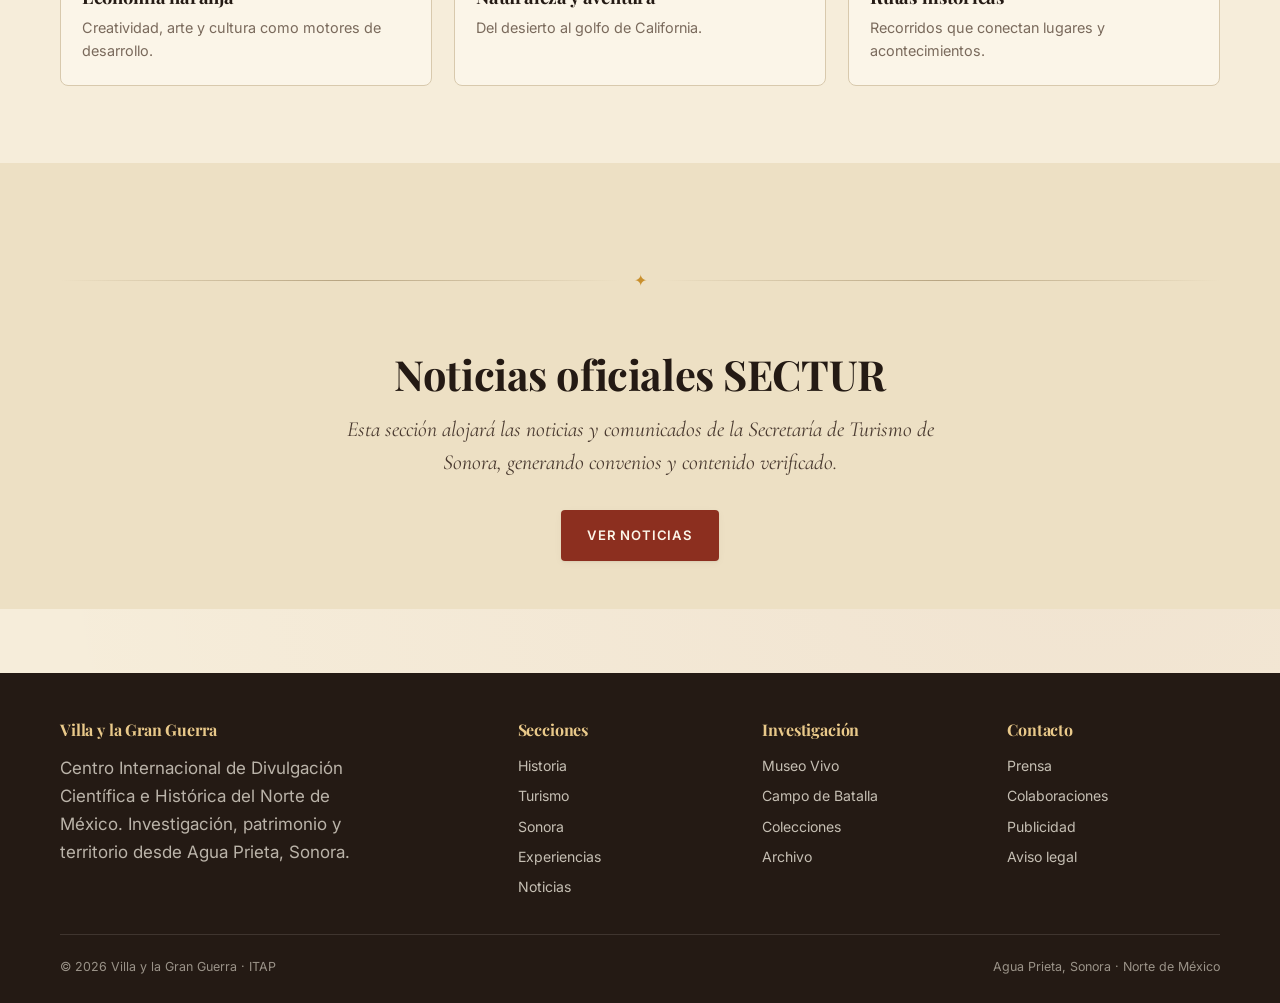
<file: sonora.html>
<!DOCTYPE html>
<html lang="es">
<head>
  <meta charset="UTF-8" />
  <meta name="viewport" content="width=device-width, initial-scale=1.0" />
  <title>Villa y la Gran Guerra — Centro Internacional de Divulgación Científica e Histórica del Norte de México</title>
  <meta name="description" content="Plataforma digital de divulgación histórica, turismo cultural y experiencias en torno a Agua Prieta 1915 y el patrimonio del norte de México." />
  <link rel="preconnect" href="https://fonts.googleapis.com" /><!-- Este de aqui es para-->
  <link rel="preconnect" href="https://fonts.gstatic.com" crossorigin /> <!-- Este de aqui es para-->
  <link href="https://fonts.googleapis.com/css2?family=Playfair+Display:ital,wght@0,400;0,600;0,700;0,900;1,400;1,600&family=Inter:wght@400;500;600&family=Cormorant+Garamond:ital,wght@0,400;0,500;1,400&display=swap" rel="stylesheet" />
  <link rel="stylesheet" href="styles.css" />
</head>
<body>

  <!-- ============ Cabecera / Header (Nav Menu) ============ -->
  <header class="site-header">
    <div class="container site-header__inner">
      <a href="index.html" class="brand" aria-label="Villa y la Gran Guerra — Inicio">
        <!-- <span class="brand__mark" aria-hidden="true">V</span>  esto es para poner nomas la letra V en un cuadrito como de  -->
        <span class="brand__name">
          Villa y la Gran Guerra
          <small>Norte de México</small>
        </span>
      </a>
      <nav class="nav" aria-label="Navegación principal">
        <a href="index.html">Índice</a>
        <a href="historia.html">Historia</a>
        <a href="turismo.html">Turismo</a>
        <a href="sonora.html" aria-current="page">Sonora</a>
        <a href="experiencias.html">Experiencias</a>
        <a href="museo-vivo.html">Museo Vivo</a>
        <a href="campo-batalla.html">Campo de Batalla</a>
        <a href="colecciones.html">Colecciones</a>
        <a href="noticias.html">Noticias</a>
        <a href="contacto.html">Contacto</a>
      </nav>
      <button class="menu-toggle" aria-expanded="false" aria-label="Abrir menú">
        <span></span><span></span><span></span>
      </button>
    </div>
  </header>

<main>

  <section class="section section--historia">
    <div class="container">
      <div class="section-head">
        <span class="eyebrow">Sonora · Gran contenedor territorial</span>
        <h1>Sonora no solo se recorre: se descubre.</h1>
        <p class="lead">Desiertos, sierras, costa, ciudades fronterizas, pueblos históricos y comunidades con tradiciones diversas. Un mismo territorio, muchas historias.</p>
      </div>

      <!-- Filtros -->
      <div class="hub-toolbar" data-filter-group="#sonora-grid">
        <button class="chip is-active" data-filter="all">Todo</button>
        <button class="chip" data-filter="turismo">Turismo</button>
        <button class="chip" data-filter="historia">Historia y patrimonio</button>
        <button class="chip" data-filter="cultura">Cultura</button>
        <button class="chip" data-filter="conocimiento">Conocimiento y desarrollo</button>
      </div>

      <div id="sonora-grid" class="listing">

        <a href="turismo.html" class="card" data-cat="turismo">
          <div class="card__media"><img src="IMG/los_arcos.jpeg" alt="Turismo cultural" loading="lazy"></div>
          <div class="card__body">
            <p class="card__kicker">Turismo</p>
            <h3 class="card__title">Turismo cultural en Sonora</h3>
            <p class="card__text">Rutas, patrimonio y expresiones vivas del estado.</p>
          </div>
        </a>

        <a href="#" class="card" data-cat="historia">
          <div class="card__media"><img src="IMG/Cananea.jpg" alt="Historia de Sonora" loading="lazy"></div>
          <div class="card__body">
            <p class="card__kicker">Historia y patrimonio</p>
            <h3 class="card__title">Historia de Sonora</h3>
            <p class="card__text">De las misiones a la Revolución: procesos y memorias.</p>
          </div>
        </a>

        <a href="#" class="card" data-cat="cultura">
          <div class="card__media"><img src="IMG/artes.jpg" alt="Cultura sonorense" loading="lazy"></div>
          <div class="card__body">
            <p class="card__kicker">Cultura</p>
            <h3 class="card__title">Arte y cultura sonorense</h3>
            <p class="card__text">Música, danza, festivales e identidad regional.</p>
          </div>
        </a>

        <a href="#" class="card" data-cat="conocimiento">
          <div class="card__media"><img src="IMG/ciencia.jpg" alt="Ciencia y tecnología" loading="lazy"></div>
          <div class="card__body">
            <p class="card__kicker">Conocimiento</p>
            <h3 class="card__title">Ciencia y tecnología</h3>
            <p class="card__text">Investigación, innovación y desarrollo regional.</p>
          </div>
        </a>

        <a href="#" class="card" data-cat="cultura">
          <div class="card__media"><img src="IMG/gastronomia.jpg" alt="Gastronomía sonorense" loading="lazy"></div>
          <div class="card__body">
            <p class="card__kicker">Cultura</p>
            <h3 class="card__title">Gastronomía sonorense</h3>
            <p class="card__text">Carne asada, tortillas de harina, bacanora y memoria familiar.</p>
          </div>
        </a>

        <a href="#" class="card" data-cat="historia">
          <div class="card__media"><img src="IMG/arqueologia.png" alt="Arqueología" loading="lazy"></div>
          <div class="card__body">
            <p class="card__kicker">Historia y patrimonio</p>
            <h3 class="card__title">Arqueología del norte</h3>
            <p class="card__text">Sociedades antiguas a través de sus restos materiales.</p>
          </div>
        </a>

        <a href="#" class="card" data-cat="conocimiento">
          <div class="card__media"><img src="IMG/economia.jpg" alt="Economía naranja" loading="lazy"></div>
          <div class="card__body">
            <p class="card__kicker">Conocimiento</p>
            <h3 class="card__title">Economía naranja</h3>
            <p class="card__text">Creatividad, arte y cultura como motores de desarrollo.</p>
          </div>
        </a>

        <a href="#" class="card" data-cat="turismo">
          <div class="card__media"><img src="IMG/naturaleza.jpg" alt="Turismo de naturaleza" loading="lazy"></div>
          <div class="card__body">
            <p class="card__kicker">Turismo</p>
            <h3 class="card__title">Naturaleza y aventura</h3>
            <p class="card__text">Del desierto al golfo de California.</p>
          </div>
        </a>

        <a href="#" class="card" data-cat="historia">
          <div class="card__media"><img src="IMG/rutariosonora.jpg" alt="Rutas históricas" loading="lazy"></div>
          <div class="card__body">
            <p class="card__kicker">Historia y patrimonio</p>
            <h3 class="card__title">Rutas históricas</h3>
            <p class="card__text">Recorridos que conectan lugares y acontecimientos.</p>
          </div>
        </a>

      </div>
    </div>
  </section>

  <section class="section section--tight" style="background: var(--c-bg-alt);">
    <div class="container text-center">
      <div class="ornament" aria-hidden="true">✦</div>
      <h2>Noticias oficiales SECTUR</h2>
      <p class="lead" style="max-width: 620px; margin: 1rem auto 2rem;">
        Esta sección alojará las noticias y comunicados de la Secretaría de Turismo de Sonora, generando convenios y contenido verificado.
      </p>
      <a href="noticias.html" class="btn btn--primary">Ver noticias</a>
    </div>
  </section>

</main>

  <!-- ============ FOOTER ============ -->
  <footer class="site-footer">
    <div class="container">
      <div class="footer-grid">
        <div>
          <h4>Villa y la Gran Guerra</h4>
          <p style="color: rgba(251,245,232,.7); max-width: 320px;">
            Centro Internacional de Divulgación Científica e Histórica del Norte de México.
            Investigación, patrimonio y territorio desde Agua Prieta, Sonora.
          </p>
        </div>
        <div>
          <h4>Secciones</h4>
          <ul>
            <li><a href="historia.html">Historia</a></li>
            <li><a href="turismo.html">Turismo</a></li>
            <li><a href="sonora.html">Sonora</a></li>
            <li><a href="experiencias.html">Experiencias</a></li>
            <li><a href="noticias.html">Noticias</a></li>
          </ul>
        </div>
        <div>
          <h4>Investigación</h4>
          <ul>
            <li><a href="museo-vivo.html">Museo Vivo</a></li>
            <li><a href="campo-batalla.html">Campo de Batalla</a></li>
            <li><a href="colecciones.html">Colecciones</a></li>
            <li><a href="#">Archivo</a></li>
          </ul>
        </div>
        <div>
          <h4>Contacto</h4>
          <ul>
            <li><a href="contacto.html">Prensa</a></li>
            <li><a href="contacto.html">Colaboraciones</a></li>
            <li><a href="contacto.html">Publicidad</a></li>
            <li><a href="#">Aviso legal</a></li>
          </ul>
        </div>
      </div>
      <div class="footer-bottom">
        <span>© <span data-year>2026</span> Villa y la Gran Guerra · ITAP</span>
        <span>Agua Prieta, Sonora · Norte de México</span>
      </div>
    </div>
  </footer>

  <script src="script.js"></script>
</body>
</html>
</file>
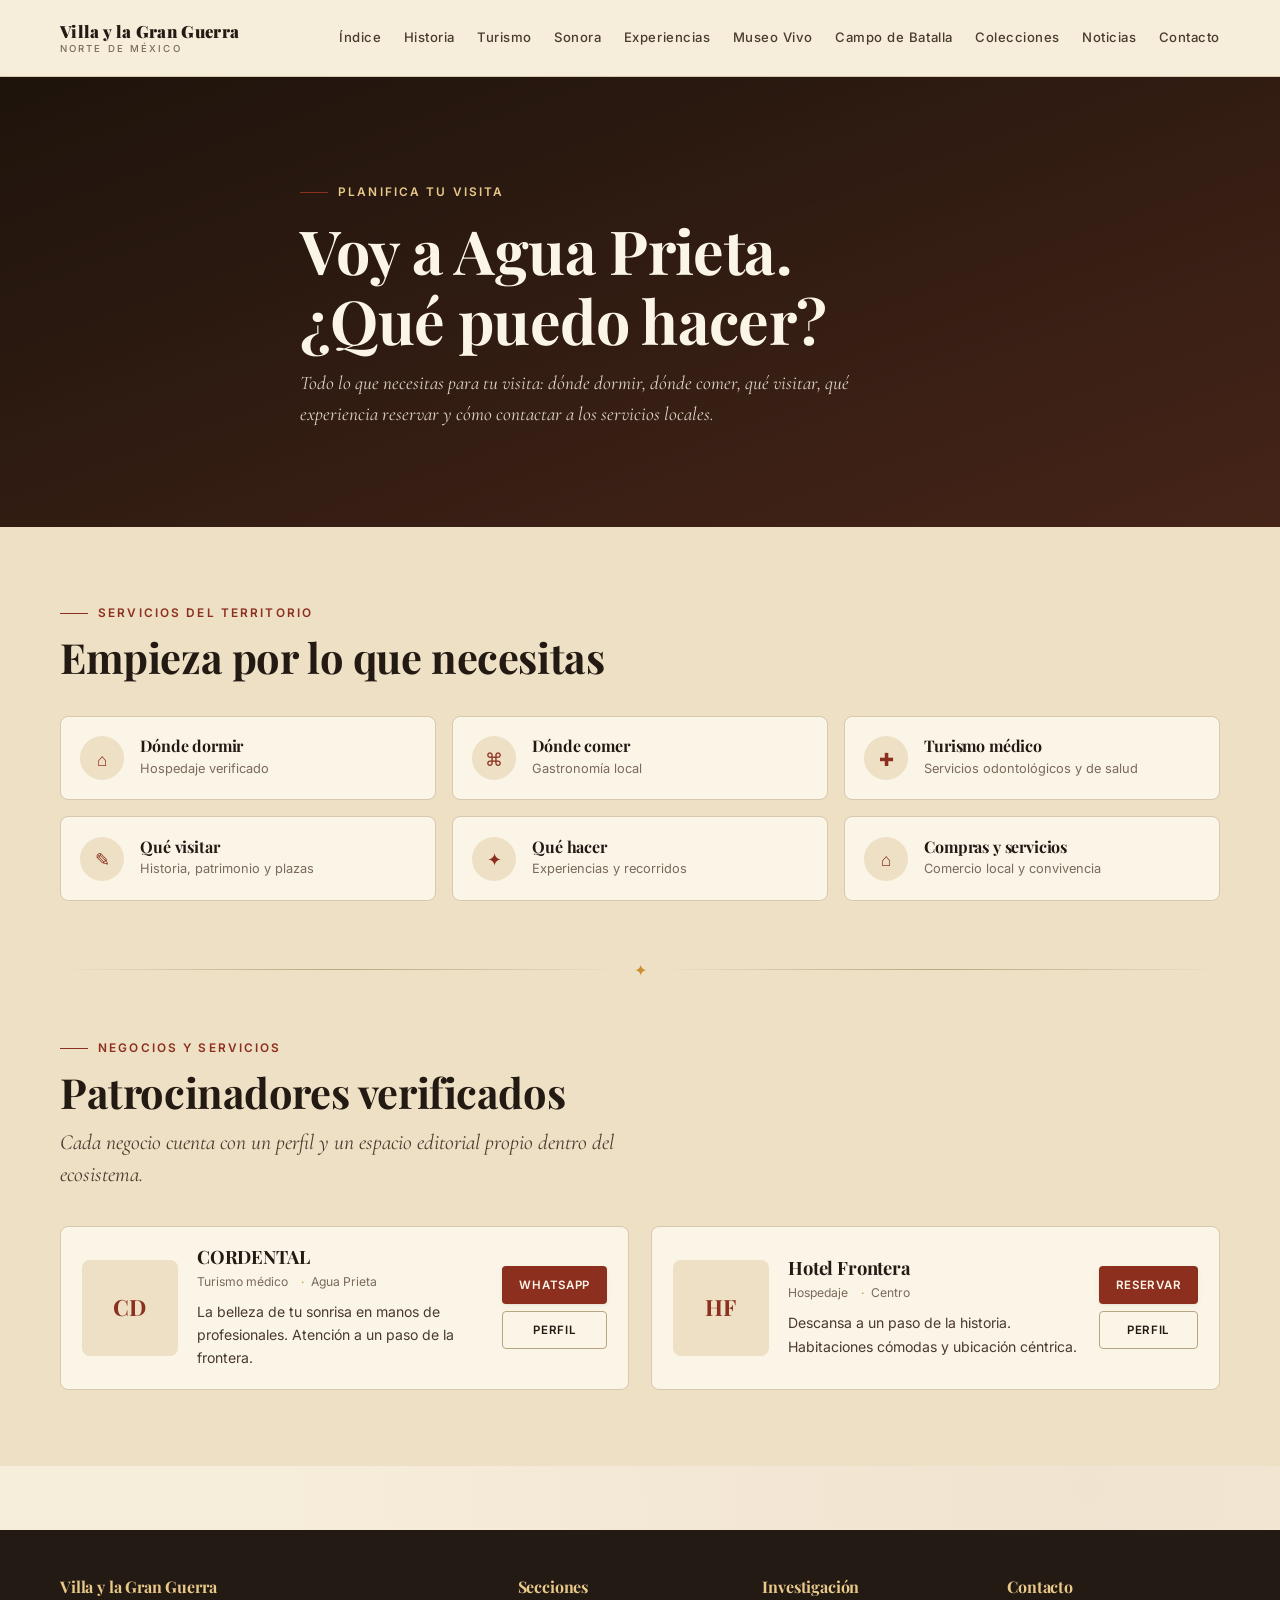
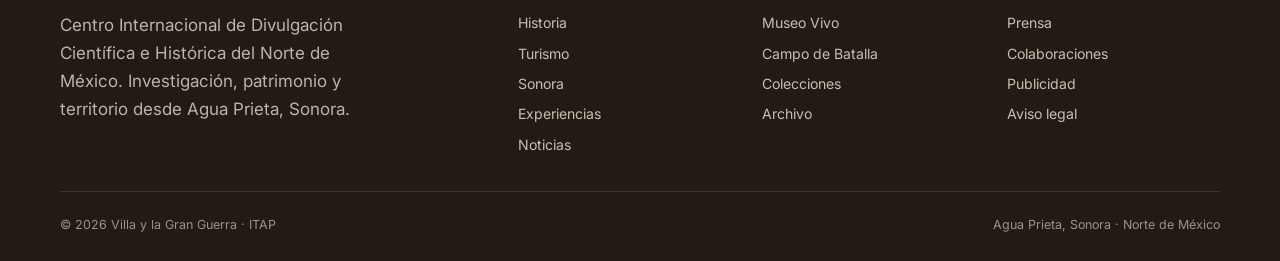
<file: voy-agua-prieta.html>
<!DOCTYPE html>
<html lang="es">
<head>
  <meta charset="UTF-8" />
  <meta name="viewport" content="width=device-width, initial-scale=1.0" />
  <title>Villa y la Gran Guerra — Centro Internacional de Divulgación Científica e Histórica del Norte de México</title>
  <meta name="description" content="Plataforma digital de divulgación histórica, turismo cultural y experiencias en torno a Agua Prieta 1915 y el patrimonio del norte de México." />
  <link rel="preconnect" href="https://fonts.googleapis.com" /><!-- Este de aqui es para-->
  <link rel="preconnect" href="https://fonts.gstatic.com" crossorigin /> <!-- Este de aqui es para-->
  <link href="https://fonts.googleapis.com/css2?family=Playfair+Display:ital,wght@0,400;0,600;0,700;0,900;1,400;1,600&family=Inter:wght@400;500;600&family=Cormorant+Garamond:ital,wght@0,400;0,500;1,400&display=swap" rel="stylesheet" />
  <link rel="stylesheet" href="styles.css" />
</head>
<body>

  <!-- ============ Cabecera / Header (Nav Menu) ============ -->
  <header class="site-header">
    <div class="container site-header__inner">
      <a href="index.html" class="brand" aria-label="Villa y la Gran Guerra — Inicio">
        <!-- <span class="brand__mark" aria-hidden="true">V</span>  esto es para poner nomas la letra V en un cuadrito como de  -->
        <span class="brand__name">
          Villa y la Gran Guerra
          <small>Norte de México</small>
        </span>
      </a>
      <nav class="nav" aria-label="Navegación principal">
        <a href="index.html">Índice</a>
        <a href="historia.html">Historia</a>
        <a href="turismo.html">Turismo</a>
        <a href="sonora.html">Sonora</a>
        <a href="experiencias.html">Experiencias</a>
        <a href="museo-vivo.html">Museo Vivo</a>
        <a href="campo-batalla.html">Campo de Batalla</a>
        <a href="colecciones.html">Colecciones</a>
        <a href="noticias.html">Noticias</a>
        <a href="contacto.html">Contacto</a>
      </nav>
      <button class="menu-toggle" aria-expanded="false" aria-label="Abrir menú">
        <span></span><span></span><span></span>
      </button>
    </div>
  </header>


  <section class="turismo-hero">
    <div class="turismo-hero__bg" style="background-image: url('https://picsum.photos/seed/voy-hero/1600/800');" aria-hidden="true"></div>
    <div class="container turismo-hero__content">
      <span class="eyebrow" style="color: var(--c-accent-l);">Planifica tu visita</span>
      <h1 class="turismo-hero__title">Voy a Agua Prieta.<br>¿Qué puedo hacer?</h1>
      <p class="turismo-hero__lead">Todo lo que necesitas para tu visita: dónde dormir, dónde comer, qué visitar, qué experiencia reservar y cómo contactar a los servicios locales.</p>
    </div>
  </section>

  <section class="section section--turismo">
    <div class="container">
      <div class="section-head">
        <span class="eyebrow">Servicios del territorio</span>
        <h2>Empieza por lo que necesitas</h2>
      </div>

      <div class="quick-links">

        <a href="#" class="quick-link">
          <span class="quick-link__icon">⌂</span>
          <div class="quick-link__body">
            <h3>Dónde dormir</h3>
            <p>Hospedaje verificado</p>
          </div>
        </a>

        <a href="#" class="quick-link">
          <span class="quick-link__icon">⌘</span>
          <div class="quick-link__body">
            <h3>Dónde comer</h3>
            <p>Gastronomía local</p>
          </div>
        </a>

        <a href="#" class="quick-link">
          <span class="quick-link__icon">✚</span>
          <div class="quick-link__body">
            <h3>Turismo médico</h3>
            <p>Servicios odontológicos y de salud</p>
          </div>
        </a>

        <a href="historia.html" class="quick-link">
          <span class="quick-link__icon">✎</span>
          <div class="quick-link__body">
            <h3>Qué visitar</h3>
            <p>Historia, patrimonio y plazas</p>
          </div>
        </a>

        <a href="experiencias.html" class="quick-link">
          <span class="quick-link__icon">✦</span>
          <div class="quick-link__body">
            <h3>Qué hacer</h3>
            <p>Experiencias y recorridos</p>
          </div>
        </a>

        <a href="turismo.html" class="quick-link">
          <span class="quick-link__icon">⌂</span>
          <div class="quick-link__body">
            <h3>Compras y servicios</h3>
            <p>Comercio local y convivencia</p>
          </div>
        </a>

      </div>

      <div class="ornament" aria-hidden="true">✦</div>

      <div class="section-head">
        <span class="eyebrow">Negocios y servicios</span>
        <h2>Patrocinadores verificados</h2>
        <p class="lead">Cada negocio cuenta con un perfil y un espacio editorial propio dentro del ecosistema.</p>
      </div>

      <div class="listing listing--2col">

        <article class="biz-card">
          <div class="biz-card__logo">CD</div>
          <div class="biz-card__body">
            <h3>CORDENTAL</h3>
            <div class="biz-card__meta"><span>Turismo médico</span><span>Agua Prieta</span></div>
            <p class="biz-card__desc">La belleza de tu sonrisa en manos de profesionales. Atención a un paso de la frontera.</p>
          </div>
          <div class="biz-card__actions">
            <a href="#" class="btn btn--primary btn--sm">WhatsApp</a>
            <a href="#" class="btn btn--ghost btn--sm">Perfil</a>
          </div>
        </article>

        <article class="biz-card">
          <div class="biz-card__logo">HF</div>
          <div class="biz-card__body">
            <h3>Hotel Frontera</h3>
            <div class="biz-card__meta"><span>Hospedaje</span><span>Centro</span></div>
            <p class="biz-card__desc">Descansa a un paso de la historia. Habitaciones cómodas y ubicación céntrica.</p>
          </div>
          <div class="biz-card__actions">
            <a href="#" class="btn btn--primary btn--sm">Reservar</a>
            <a href="#" class="btn btn--ghost btn--sm">Perfil</a>
          </div>
        </article>

      </div>
    </div>
  </section>

  <!-- ============ FOOTER ============ -->
  <footer class="site-footer">
    <div class="container">
      <div class="footer-grid">
        <div>
          <h4>Villa y la Gran Guerra</h4>
          <p style="color: rgba(251,245,232,.7); max-width: 320px;">
            Centro Internacional de Divulgación Científica e Histórica del Norte de México.
            Investigación, patrimonio y territorio desde Agua Prieta, Sonora.
          </p>
        </div>
        <div>
          <h4>Secciones</h4>
          <ul>
            <li><a href="historia.html">Historia</a></li>
            <li><a href="turismo.html">Turismo</a></li>
            <li><a href="sonora.html">Sonora</a></li>
            <li><a href="experiencias.html">Experiencias</a></li>
            <li><a href="noticias.html">Noticias</a></li>
          </ul>
        </div>
        <div>
          <h4>Investigación</h4>
          <ul>
            <li><a href="museo-vivo.html">Museo Vivo</a></li>
            <li><a href="campo-batalla.html">Campo de Batalla</a></li>
            <li><a href="colecciones.html">Colecciones</a></li>
            <li><a href="#">Archivo</a></li>
          </ul>
        </div>
        <div>
          <h4>Contacto</h4>
          <ul>
            <li><a href="contacto.html">Prensa</a></li>
            <li><a href="contacto.html">Colaboraciones</a></li>
            <li><a href="contacto.html">Publicidad</a></li>
            <li><a href="#">Aviso legal</a></li>
          </ul>
        </div>
      </div>
      <div class="footer-bottom">
        <span>© <span data-year>2026</span> Villa y la Gran Guerra · ITAP</span>
        <span>Agua Prieta, Sonora · Norte de México</span>
      </div>
    </div>
  </footer>

  <script src="script.js"></script>
</body>
</html>
</file>
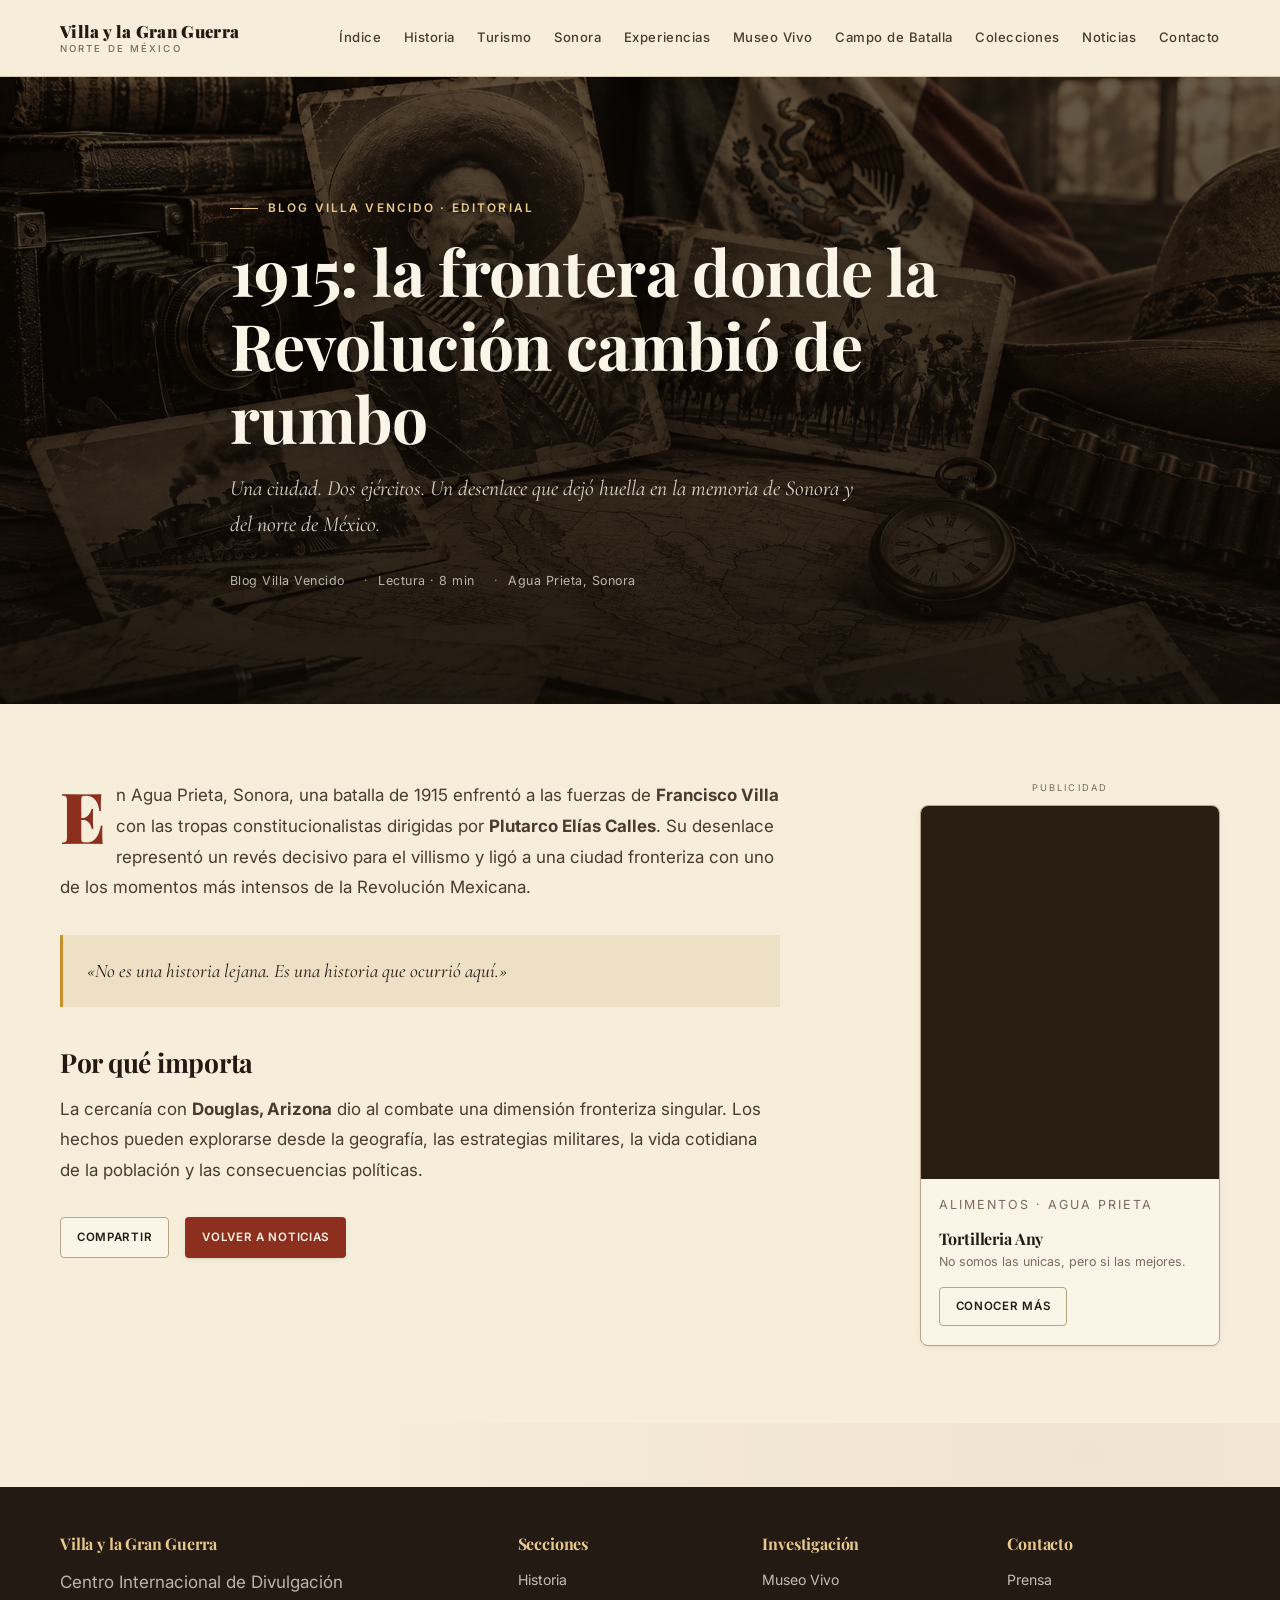
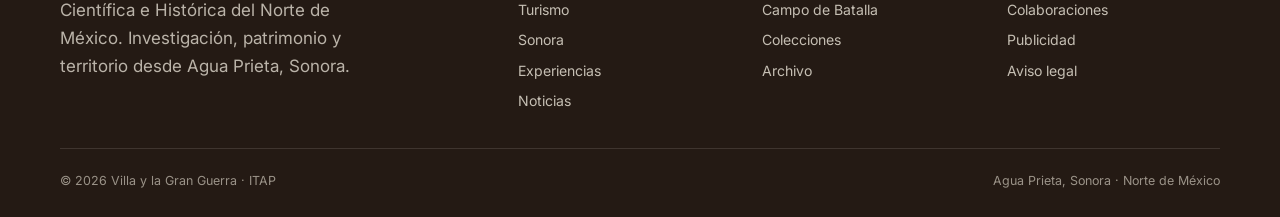
<file: noticias/1915-frontera.html>
<!DOCTYPE html>
<html lang="es">
<head>
  <meta charset="UTF-8" />
  <meta name="viewport" content="width=device-width, initial-scale=1.0" />
  <title>1915: la frontera donde la Revolución cambió de rumbo — Villa y la Gran Guerra</title>
  <meta name="description" content="La batalla de Agua Prieta de 1915 enfrentó a Villa con los constitucionalistas. Descubre cómo una ciudad fronteriza cambió el rumbo de la Revolución Mexicana." />
  <meta property="og:title" content="1915: la frontera donde la Revolución cambió de rumbo" />
  <meta property="og:type" content="article" />
  <link rel="preconnect" href="https://fonts.googleapis.com" />
  <link rel="preconnect" href="https://fonts.gstatic.com" crossorigin />
  <link href="https://fonts.googleapis.com/css2?family=Playfair+Display:ital,wght@0,400;0,600;0,700;0,900;1,400;1,600&family=Inter:wght@400;500;600&family=Cormorant+Garamond:ital,wght@0,400;0,500;1,400&display=swap" rel="stylesheet" />
  <link rel="stylesheet" href="../styles.css" />
</head>
<body>

  <div class="reading-progress" style="position: fixed; top: 0; left: 0; height: 3px; background: var(--c-primary); width: 0; z-index: 200; transition: width .1s linear;"></div>

  <header class="site-header">
    <div class="container site-header__inner">
      <a href="../index.html" class="brand" aria-label="Villa y la Gran Guerra — Inicio">
        <span class="brand__name">Villa y la Gran Guerra<small>Norte de México</small></span>
      </a>
      <nav class="nav" aria-label="Navegación principal">
        <a href="../index.html">Índice</a>
        <a href="../historia.html">Historia</a>
        <a href="../turismo.html">Turismo</a>
        <a href="../sonora.html">Sonora</a>
        <a href="../experiencias.html">Experiencias</a>
        <a href="../museo-vivo.html">Museo Vivo</a>
        <a href="../campo-batalla.html">Campo de Batalla</a>
        <a href="../colecciones.html">Colecciones</a>
        <a href="../noticias.html">Noticias</a>
        <a href="../contacto.html">Contacto</a>
      </nav>
      <button class="menu-toggle" aria-expanded="false" aria-label="Abrir menú">
        <span></span><span></span><span></span>
      </button>
    </div>
  </header>

  <main>

    <section class="article-hero">
      <div class="article-hero__bg" aria-hidden="true"></div>
      <div class="container article-hero__content">
        <span class="eyebrow">Blog Villa Vencido · Editorial</span>
        <h1 class="article-hero__title">1915: la frontera donde la Revolución cambió de rumbo</h1>
        <p class="article-hero__lead">
          Una ciudad. Dos ejércitos. Un desenlace que dejó huella en la memoria de Sonora
          y del norte de México.
        </p>
        <div class="article-meta">
          <span>Blog Villa Vencido</span>
          <span>Lectura · 8 min</span>
          <span>Agua Prieta, Sonora</span>
        </div>
      </div>
    </section>

    <section class="section section--historia">
      <div class="container">
        <div class="layout-with-sidebar">

          <article class="article-body">

            <p>
              En Agua Prieta, Sonora, una batalla de 1915 enfrentó a las fuerzas de
              <strong>Francisco Villa</strong> con las tropas constitucionalistas dirigidas por
              <strong>Plutarco Elías Calles</strong>. Su desenlace representó un revés decisivo
              para el villismo y ligó a una ciudad fronteriza con uno de los momentos
              más intensos de la Revolución Mexicana.
            </p>

            <blockquote>
              «No es una historia lejana. Es una historia que ocurrió aquí.»
            </blockquote>

            <h2>Por qué importa</h2>
            <p>
              La cercanía con <strong>Douglas, Arizona</strong> dio al combate una dimensión
              fronteriza singular. Los hechos pueden explorarse desde la geografía,
              las estrategias militares, la vida cotidiana de la población y las
              consecuencias políticas.
            </p>

            
            <div style="display: flex; gap: 1rem; flex-wrap: wrap; align-items: center; margin-top: 2rem;">
              <button class="btn btn--ghost btn--sm" data-share>Compartir</button>
              <a href="../noticias.html" class="btn btn--primary btn--sm">Volver a Noticias</a>
            </div>

          </article>

          <aside class="sidebar-ad" aria-label="Publicidad">
          <span class="ad-label">Publicidad</span>
          <a href="https://www.instagram.com/tortillas_any/" class="ad-card" data-ad="cordental">
            <div class="ad-card__media" role="img" aria-label="CORDENTAL, turismo médico en Agua Prieta"></div>
            <div class="ad-card__body">
              <p class="ad-card__sponsor">Alimentos · Agua Prieta</p>
              <h4>Tortilleria Any</h4>
              <p>No somos las unicas, pero si las mejores.</p>
              <span class="btn btn--ghost btn--sm">Conocer más</span>
            </div>
          </a>
        </aside>

        </div>
      </div>
    </section>

  </main>

  <footer class="site-footer">
    <div class="container">
      <div class="footer-grid">
        <div>
          <h4>Villa y la Gran Guerra</h4>
          <p style="color: rgba(251,245,232,.7); max-width: 320px;">
            Centro Internacional de Divulgación Científica e Histórica del Norte de México.
            Investigación, patrimonio y territorio desde Agua Prieta, Sonora.
          </p>
        </div>
        <div>
          <h4>Secciones</h4>
          <ul>
            <li><a href="../historia.html">Historia</a></li>
            <li><a href="../turismo.html">Turismo</a></li>
            <li><a href="../sonora.html">Sonora</a></li>
            <li><a href="../experiencias.html">Experiencias</a></li>
            <li><a href="../noticias.html">Noticias</a></li>
          </ul>
        </div>
        <div>
          <h4>Investigación</h4>
          <ul>
            <li><a href="#">Museo Vivo</a></li>
            <li><a href="#">Campo de Batalla</a></li>
            <li><a href="../colecciones.html">Colecciones</a></li>
            <li><a href="#">Archivo</a></li>
          </ul>
        </div>
        <div>
          <h4>Contacto</h4>
          <ul>
            <li><a href="../contacto.html">Prensa</a></li>
            <li><a href="../contacto.html">Colaboraciones</a></li>
            <li><a href="../contacto.html">Publicidad</a></li>
            <li><a href="#">Aviso legal</a></li>
          </ul>
        </div>
      </div>
      <div class="footer-bottom">
        <span>© <span data-year>2026</span> Villa y la Gran Guerra · ITAP</span>
        <span>Agua Prieta, Sonora · Norte de México</span>
      </div>
    </div>
  </footer>

  <script src="../script.js"></script>
</body>
</html>
</file>
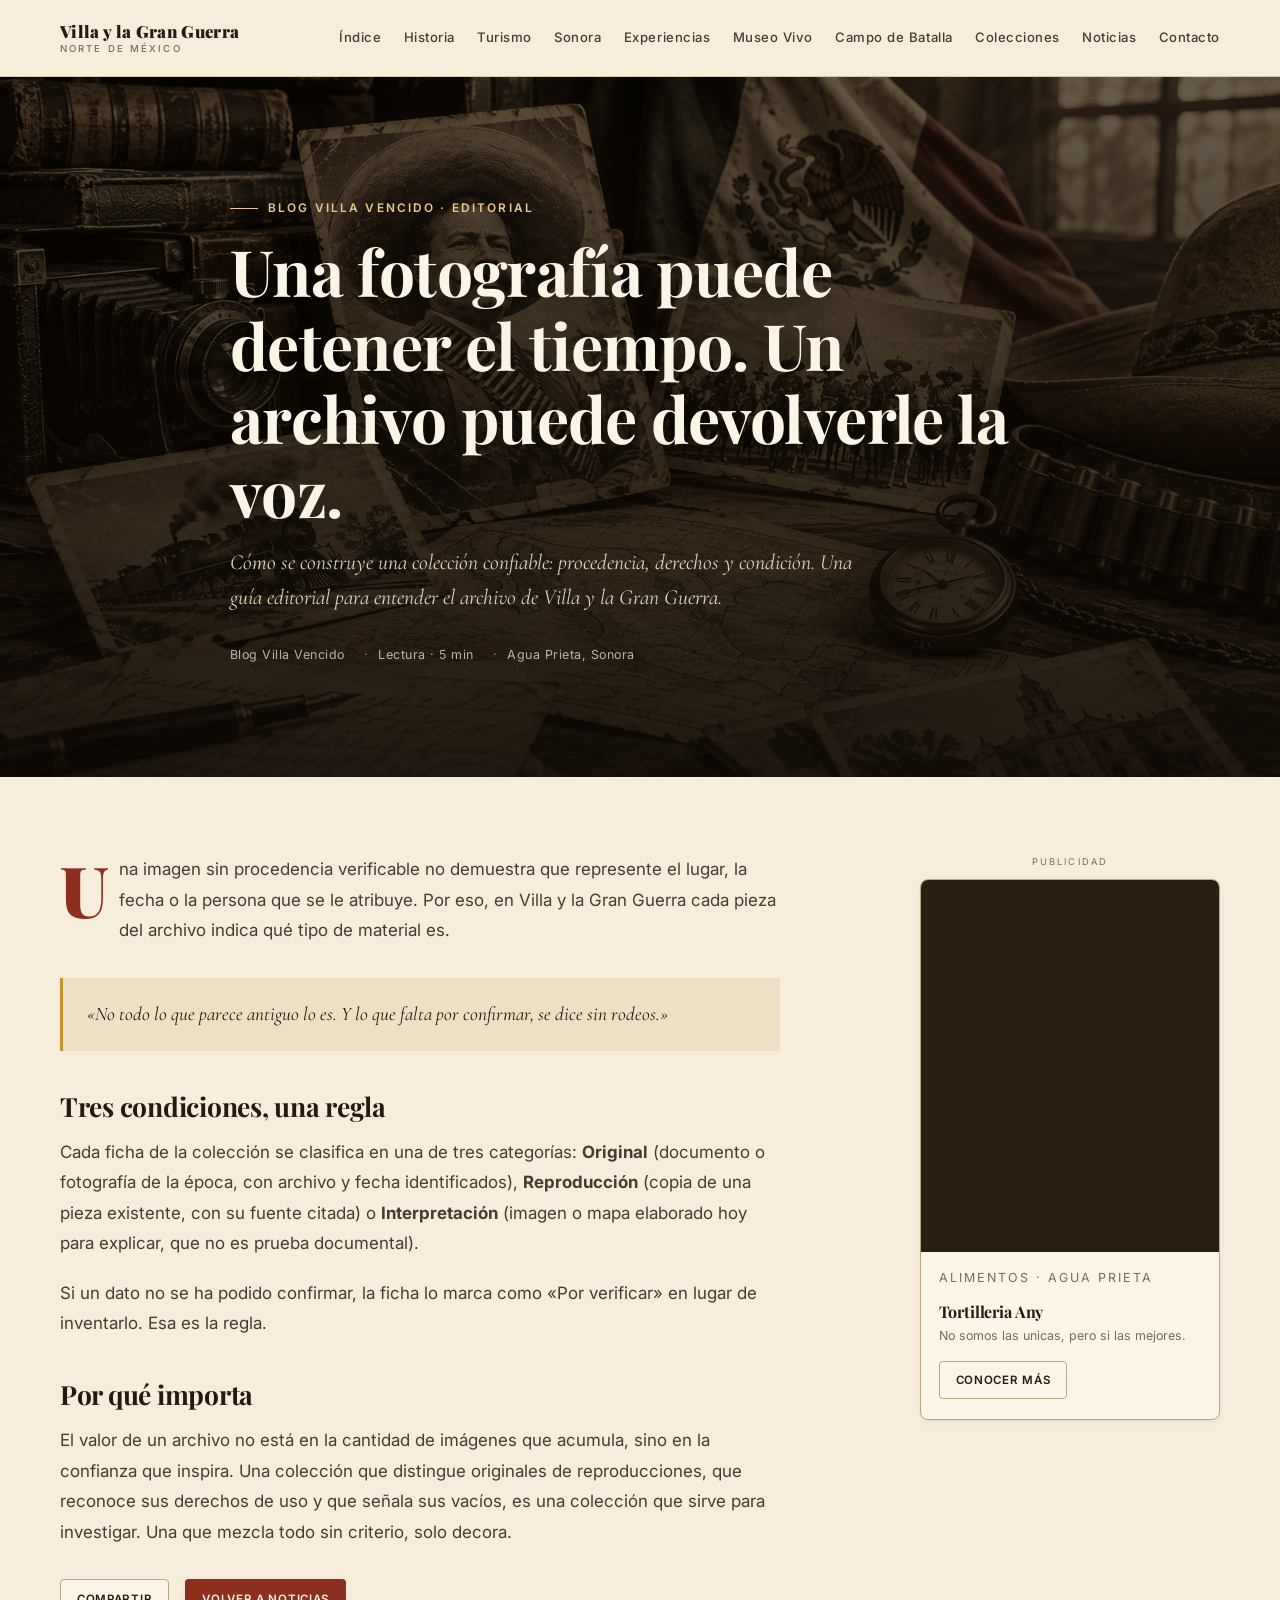
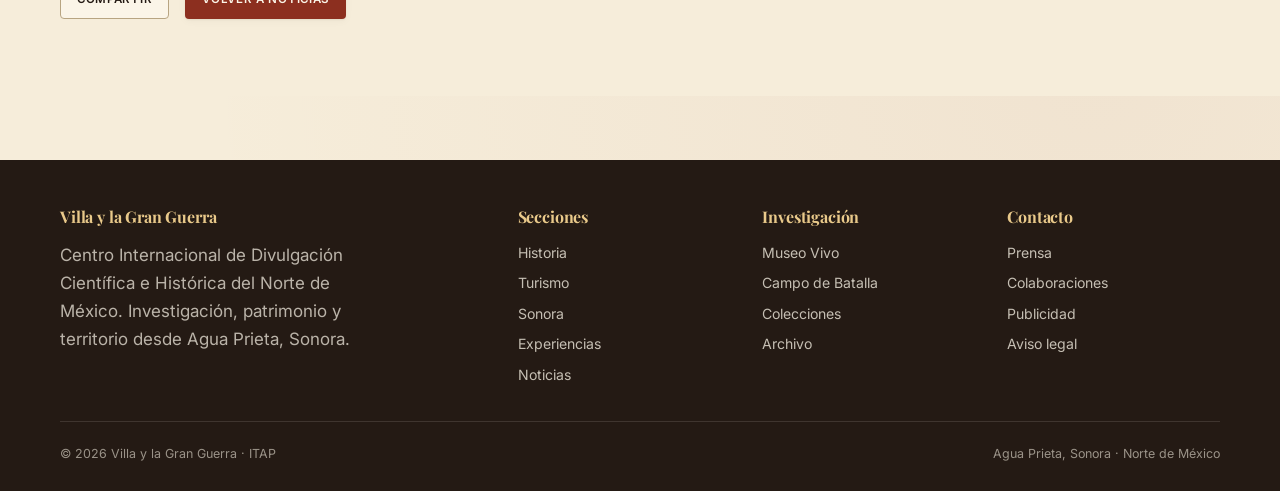
<file: noticias/archivo-voz.html>
<!DOCTYPE html>
<html lang="es">
<head>
  <meta charset="UTF-8" />
  <meta name="viewport" content="width=device-width, initial-scale=1.0" />
  <title>Una fotografía puede detener el tiempo. Un archivo puede devolverle la voz. — Villa y la Gran Guerra</title>
  <meta name="description" content="Cómo se construye una colección confiable: procedencia, derechos y condición. Una guía editorial para entender el archivo de Villa y la Gran Guerra." />
  <meta property="og:title" content="Una fotografía puede detener el tiempo. Un archivo puede devolverle la voz." />
  <meta property="og:type" content="article" />
  <link rel="preconnect" href="https://fonts.googleapis.com" />
  <link rel="preconnect" href="https://fonts.gstatic.com" crossorigin />
  <link href="https://fonts.googleapis.com/css2?family=Playfair+Display:ital,wght@0,400;0,600;0,700;0,900;1,400;1,600&family=Inter:wght@400;500;600&family=Cormorant+Garamond:ital,wght@0,400;0,500;1,400&display=swap" rel="stylesheet" />
  <link rel="stylesheet" href="../styles.css" />
</head>
<body>

  <div class="reading-progress" style="position: fixed; top: 0; left: 0; height: 3px; background: var(--c-primary); width: 0; z-index: 200; transition: width .1s linear;"></div>

  <header class="site-header">
    <div class="container site-header__inner">
      <a href="../index.html" class="brand" aria-label="Villa y la Gran Guerra — Inicio">
        <span class="brand__name">Villa y la Gran Guerra<small>Norte de México</small></span>
      </a>
      <nav class="nav" aria-label="Navegación principal">
        <a href="../index.html">Índice</a>
        <a href="../historia.html">Historia</a>
        <a href="../turismo.html">Turismo</a>
        <a href="../sonora.html">Sonora</a>
        <a href="../experiencias.html">Experiencias</a>
        <a href="../museo-vivo.html">Museo Vivo</a>
        <a href="../campo-batalla.html">Campo de Batalla</a>
        <a href="../colecciones.html">Colecciones</a>
        <a href="../noticias.html">Noticias</a>
        <a href="../contacto.html">Contacto</a>
      </nav>
      <button class="menu-toggle" aria-expanded="false" aria-label="Abrir menú">
        <span></span><span></span><span></span>
      </button>
    </div>
  </header>

  <main>

    <section class="article-hero">
      <div class="article-hero__bg" aria-hidden="true"></div>
      <div class="container article-hero__content">
        <span class="eyebrow">Blog Villa Vencido · Editorial</span>
        <h1 class="article-hero__title">Una fotografía puede detener el tiempo. Un archivo puede devolverle la voz.</h1>
        <p class="article-hero__lead">
          Cómo se construye una colección confiable: procedencia, derechos y condición.
          Una guía editorial para entender el archivo de Villa y la Gran Guerra.
        </p>
        <div class="article-meta">
          <span>Blog Villa Vencido</span>
          <span>Lectura · 5 min</span>
          <span>Agua Prieta, Sonora</span>
        </div>
      </div>
    </section>

    <section class="section section--historia">
      <div class="container">
        <div class="layout-with-sidebar">

          <article class="article-body">

            <p>
              Una imagen sin procedencia verificable no demuestra que represente el lugar,
              la fecha o la persona que se le atribuye. Por eso, en Villa y la Gran Guerra
              cada pieza del archivo indica qué tipo de material es.
            </p>

            <blockquote>
              «No todo lo que parece antiguo lo es. Y lo que falta por confirmar, se dice sin rodeos.»
            </blockquote>

            <h2>Tres condiciones, una regla</h2>
            <p>
              Cada ficha de la colección se clasifica en una de tres categorías:
              <strong>Original</strong> (documento o fotografía de la época, con archivo y fecha
              identificados), <strong>Reproducción</strong> (copia de una pieza existente, con
              su fuente citada) o <strong>Interpretación</strong> (imagen o mapa elaborado hoy
              para explicar, que no es prueba documental).
            </p>
            <p>
              Si un dato no se ha podido confirmar, la ficha lo marca como «Por verificar»
              en lugar de inventarlo. Esa es la regla.
            </p>

            <h2>Por qué importa</h2>
            <p>
              El valor de un archivo no está en la cantidad de imágenes que acumula,
              sino en la confianza que inspira. Una colección que distingue originales de
              reproducciones, que reconoce sus derechos de uso y que señala sus vacíos,
              es una colección que sirve para investigar. Una que mezcla todo sin criterio,
              solo decora.
            </p>

            

            <div style="display: flex; gap: 1rem; flex-wrap: wrap; align-items: center; margin-top: 2rem;">
              <button class="btn btn--ghost btn--sm" data-share>Compartir</button>
              <a href="../noticias.html" class="btn btn--primary btn--sm">Volver a Noticias</a>
            </div>

          </article>

          <aside class="sidebar-ad" aria-label="Publicidad">
          <span class="ad-label">Publicidad</span>
          <a href="https://www.instagram.com/tortillas_any/" class="ad-card" data-ad="cordental">
            <div class="ad-card__media" role="img" aria-label="CORDENTAL, turismo médico en Agua Prieta"></div>
            <div class="ad-card__body">
              <p class="ad-card__sponsor">Alimentos · Agua Prieta</p>
              <h4>Tortilleria Any</h4>
              <p>No somos las unicas, pero si las mejores.</p>
              <span class="btn btn--ghost btn--sm">Conocer más</span>
            </div>
          </a>
        </aside>

        </div>
      </div>
    </section>

  </main>

  <footer class="site-footer">
    <div class="container">
      <div class="footer-grid">
        <div>
          <h4>Villa y la Gran Guerra</h4>
          <p style="color: rgba(251,245,232,.7); max-width: 320px;">
            Centro Internacional de Divulgación Científica e Histórica del Norte de México.
            Investigación, patrimonio y territorio desde Agua Prieta, Sonora.
          </p>
        </div>
        <div>
          <h4>Secciones</h4>
          <ul>
            <li><a href="../historia.html">Historia</a></li>
            <li><a href="../turismo.html">Turismo</a></li>
            <li><a href="../sonora.html">Sonora</a></li>
            <li><a href="../experiencias.html">Experiencias</a></li>
            <li><a href="../noticias.html">Noticias</a></li>
          </ul>
        </div>
        <div>
          <h4>Investigación</h4>
          <ul>
            <li><a href="#">Museo Vivo</a></li>
            <li><a href="#">Campo de Batalla</a></li>
            <li><a href="../colecciones.html">Colecciones</a></li>
            <li><a href="#">Archivo</a></li>
          </ul>
        </div>
        <div>
          <h4>Contacto</h4>
          <ul>
            <li><a href="../contacto.html">Prensa</a></li>
            <li><a href="../contacto.html">Colaboraciones</a></li>
            <li><a href="../contacto.html">Publicidad</a></li>
            <li><a href="#">Aviso legal</a></li>
          </ul>
        </div>
      </div>
      <div class="footer-bottom">
        <span>© <span data-year>2026</span> Villa y la Gran Guerra · ITAP</span>
        <span>Agua Prieta, Sonora · Norte de México</span>
      </div>
    </div>
  </footer>

  <script src="../script.js"></script>
</body>
</html>
</file>
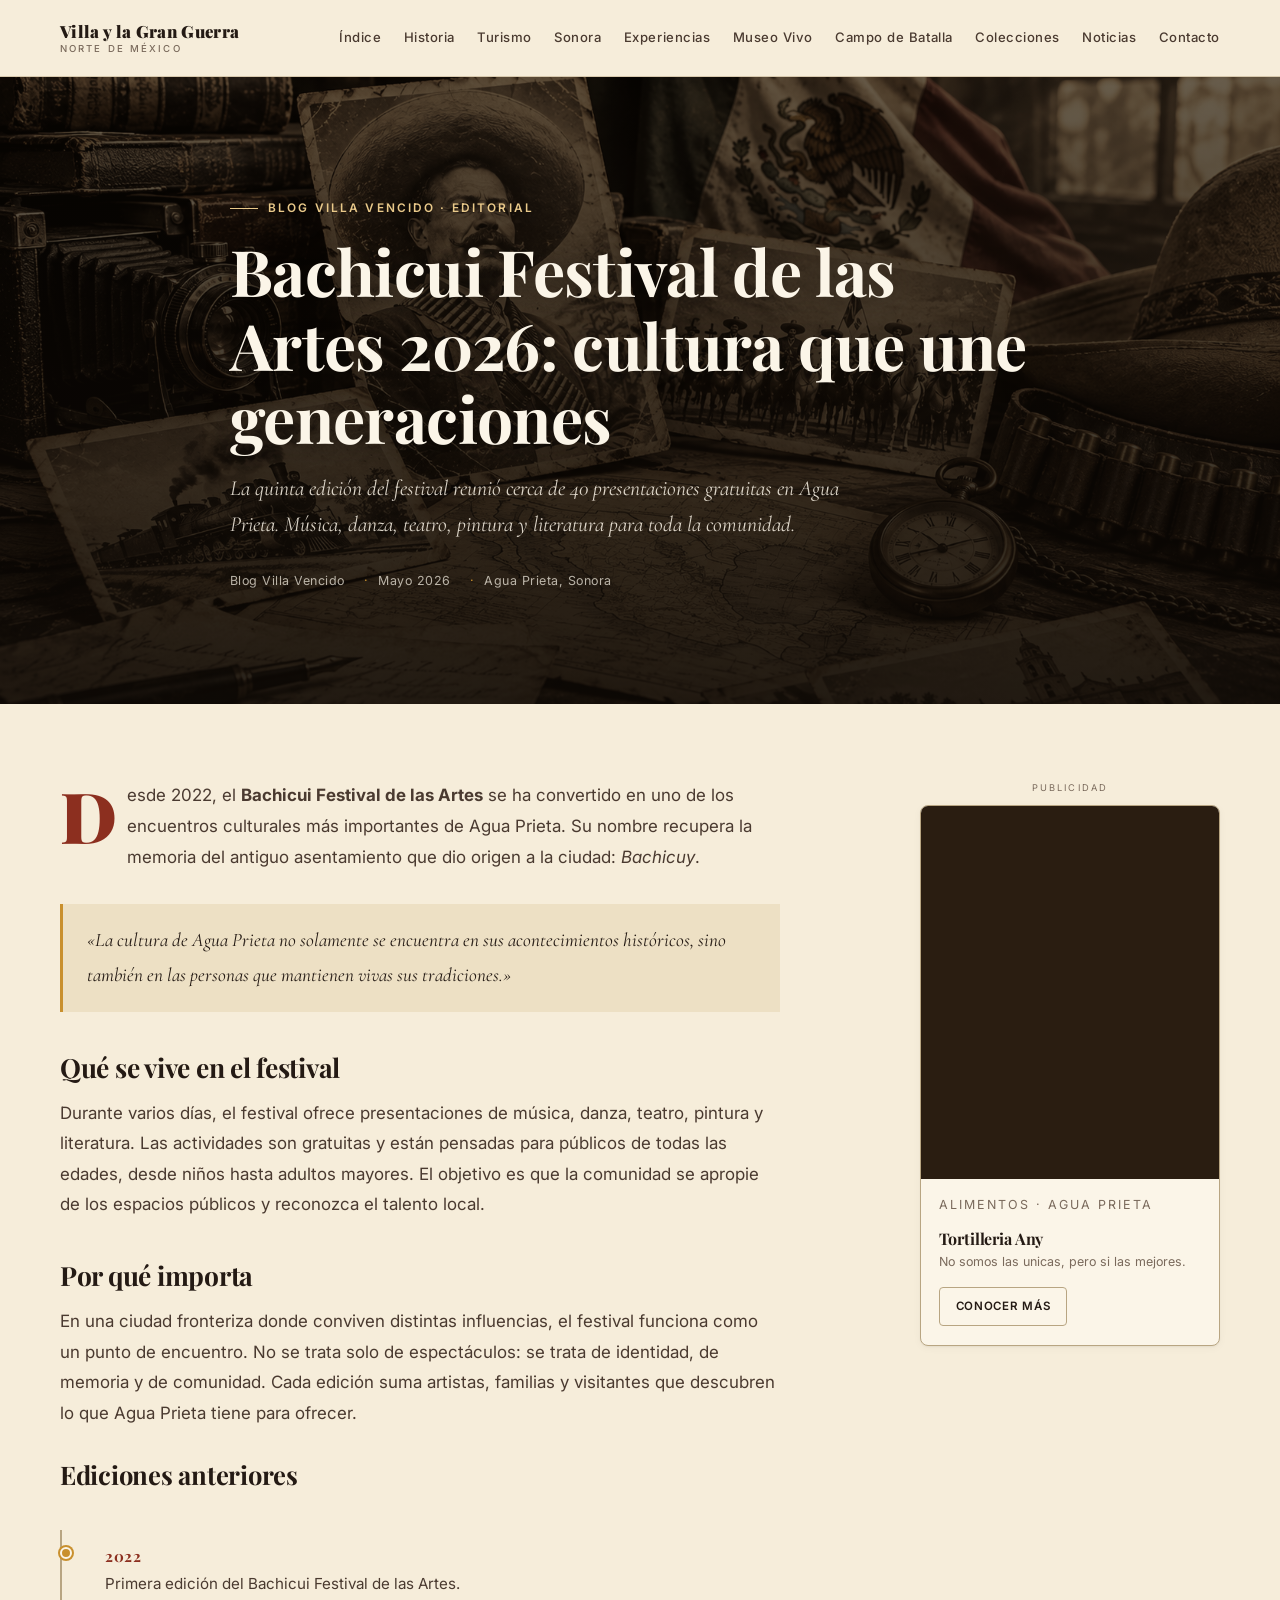
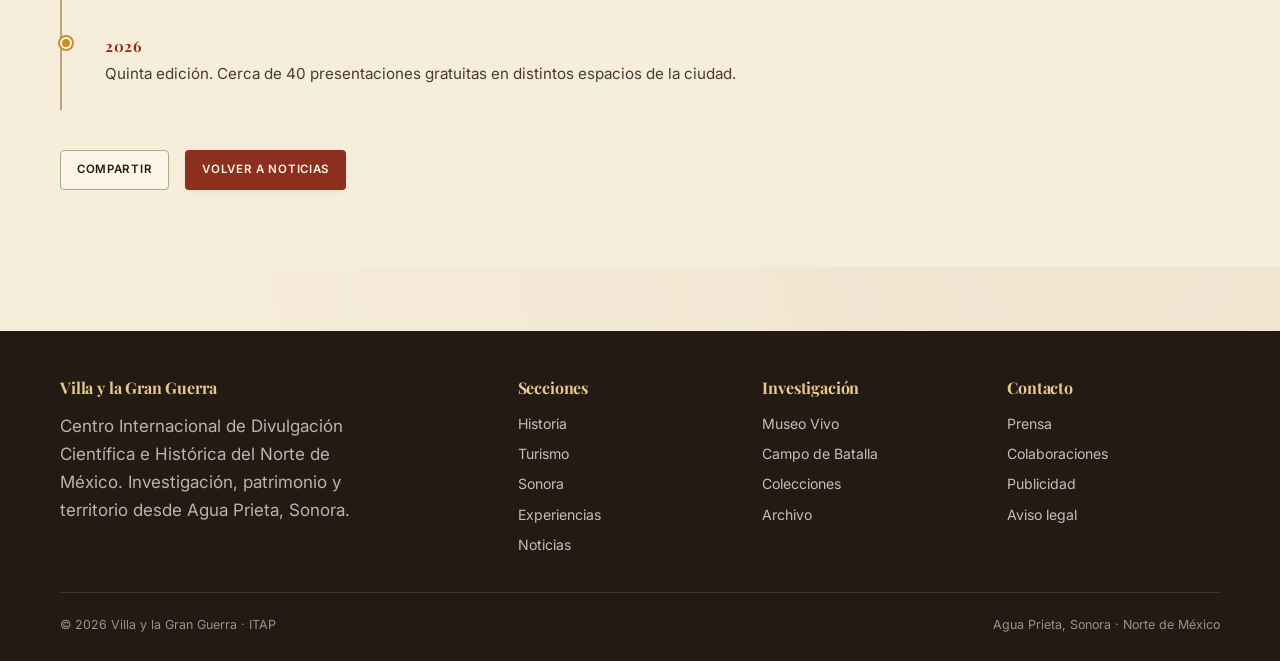
<file: noticias/bachicui.html>
<!DOCTYPE html>
<html lang="es">
<head>
  <meta charset="UTF-8" />
  <meta name="viewport" content="width=device-width, initial-scale=1.0" />
  <title>Bachicui Festival de las Artes 2026: cultura que une generaciones — Villa y la Gran Guerra</title>
  <meta name="description" content="La quinta edición del Bachicui Festival de las Artes reunió cerca de 40 presentaciones gratuitas en Agua Prieta. Música, danza, teatro y literatura para toda la comunidad." />
  <meta property="og:title" content="Bachicui Festival de las Artes 2026: cultura que une generaciones" />
  <meta property="og:type" content="article" />
  <link rel="preconnect" href="https://fonts.googleapis.com" />
  <link rel="preconnect" href="https://fonts.gstatic.com" crossorigin />
  <link href="https://fonts.googleapis.com/css2?family=Playfair+Display:ital,wght@0,400;0,600;0,700;0,900;1,400;1,600&family=Inter:wght@400;500;600&family=Cormorant+Garamond:ital,wght@0,400;0,500;1,400&display=swap" rel="stylesheet" />
  <link rel="stylesheet" href="../styles.css" />
</head>
<body>

  <div class="reading-progress" style="position: fixed; top: 0; left: 0; height: 3px; background: var(--c-primary); width: 0; z-index: 200; transition: width .1s linear;"></div>

  <header class="site-header">
    <div class="container site-header__inner">
      <a href="../index.html" class="brand" aria-label="Villa y la Gran Guerra — Inicio">
        <span class="brand__name">Villa y la Gran Guerra<small>Norte de México</small></span>
      </a>
      <nav class="nav" aria-label="Navegación principal">
        <a href="../index.html">Índice</a>
        <a href="../historia.html">Historia</a>
        <a href="../turismo.html">Turismo</a>
        <a href="../sonora.html">Sonora</a>
        <a href="../experiencias.html">Experiencias</a>
        <a href="../museo-vivo.html">Museo Vivo</a>
        <a href="../campo-batalla.html">Campo de Batalla</a>
        <a href="../colecciones.html">Colecciones</a>
        <a href="../noticias.html">Noticias</a>
        <a href="../contacto.html">Contacto</a>
      </nav>
      <button class="menu-toggle" aria-expanded="false" aria-label="Abrir menú">
        <span></span><span></span><span></span>
      </button>
    </div>
  </header>

  <main>

    <section class="article-hero">
      <div class="article-hero__bg" aria-hidden="true"></div>
      <div class="container article-hero__content">
        <span class="eyebrow">Blog Villa Vencido · Editorial</span>
        <h1 class="article-hero__title">Bachicui Festival de las Artes 2026: cultura que une generaciones</h1>
        <p class="article-hero__lead">
          La quinta edición del festival reunió cerca de 40 presentaciones gratuitas
          en Agua Prieta. Música, danza, teatro, pintura y literatura para toda la comunidad.
        </p>
        <div class="article-meta">
          <span>Blog Villa Vencido</span>
          <span>Mayo 2026</span>
          <span>Agua Prieta, Sonora</span>
        </div>
      </div>
    </section>

    <section class="section section--historia">
      <div class="container">
        <div class="layout-with-sidebar">

          <article class="article-body">

            <p>
              Desde 2022, el <strong>Bachicui Festival de las Artes</strong> se ha convertido en
              uno de los encuentros culturales más importantes de Agua Prieta. Su nombre
              recupera la memoria del antiguo asentamiento que dio origen a la ciudad:
              <em>Bachicuy</em>.
            </p>

            <blockquote>
              «La cultura de Agua Prieta no solamente se encuentra en sus acontecimientos históricos,
              sino también en las personas que mantienen vivas sus tradiciones.»
            </blockquote>

            <h2>Qué se vive en el festival</h2>
            <p>
              Durante varios días, el festival ofrece presentaciones de música, danza, teatro,
              pintura y literatura. Las actividades son gratuitas y están pensadas para
              públicos de todas las edades, desde niños hasta adultos mayores. El objetivo
              es que la comunidad se apropie de los espacios públicos y reconozca el talento local.
            </p>

            <h2>Por qué importa</h2>
            <p>
              En una ciudad fronteriza donde conviven distintas influencias, el festival
              funciona como un punto de encuentro. No se trata solo de espectáculos:
              se trata de identidad, de memoria y de comunidad. Cada edición suma artistas,
              familias y visitantes que descubren lo que Agua Prieta tiene para ofrecer.
            </p>

            <h3>Ediciones anteriores</h3>
            <ul class="timeline">
              <li>
                <span class="timeline__year">2022</span>
                <p class="timeline__text">Primera edición del Bachicui Festival de las Artes.</p>
              </li>
              <li>
                <span class="timeline__year">2026</span>
                <p class="timeline__text">Quinta edición. Cerca de 40 presentaciones gratuitas en distintos espacios de la ciudad.</p>
              </li>
            </ul>

            

            <div style="display: flex; gap: 1rem; flex-wrap: wrap; align-items: center; margin-top: 2rem;">
              <button class="btn btn--ghost btn--sm" data-share>Compartir</button>
              <a href="../noticias.html" class="btn btn--primary btn--sm">Volver a Noticias</a>
            </div>

          </article>

          <aside class="sidebar-ad" aria-label="Publicidad">
          <span class="ad-label">Publicidad</span>
          <a href="https://www.instagram.com/tortillas_any/" class="ad-card" data-ad="cordental">
            <div class="ad-card__media" role="img" aria-label="CORDENTAL, turismo médico en Agua Prieta"></div>
            <div class="ad-card__body">
              <p class="ad-card__sponsor">Alimentos · Agua Prieta</p>
              <h4>Tortilleria Any</h4>
              <p>No somos las unicas, pero si las mejores.</p>
              <span class="btn btn--ghost btn--sm">Conocer más</span>
            </div>
          </a>
        </aside>

        </div>
      </div>
    </section>

  </main>

  <footer class="site-footer">
    <div class="container">
      <div class="footer-grid">
        <div>
          <h4>Villa y la Gran Guerra</h4>
          <p style="color: rgba(251,245,232,.7); max-width: 320px;">
            Centro Internacional de Divulgación Científica e Histórica del Norte de México.
            Investigación, patrimonio y territorio desde Agua Prieta, Sonora.
          </p>
        </div>
        <div>
          <h4>Secciones</h4>
          <ul>
            <li><a href="../historia.html">Historia</a></li>
            <li><a href="../turismo.html">Turismo</a></li>
            <li><a href="../sonora.html">Sonora</a></li>
            <li><a href="../experiencias.html">Experiencias</a></li>
            <li><a href="../noticias.html">Noticias</a></li>
          </ul>
        </div>
        <div>
          <h4>Investigación</h4>
          <ul>
            <li><a href="#">Museo Vivo</a></li>
            <li><a href="#">Campo de Batalla</a></li>
            <li><a href="../colecciones.html">Colecciones</a></li>
            <li><a href="#">Archivo</a></li>
          </ul>
        </div>
        <div>
          <h4>Contacto</h4>
          <ul>
            <li><a href="../contacto.html">Prensa</a></li>
            <li><a href="../contacto.html">Colaboraciones</a></li>
            <li><a href="../contacto.html">Publicidad</a></li>
            <li><a href="#">Aviso legal</a></li>
          </ul>
        </div>
      </div>
      <div class="footer-bottom">
        <span>© <span data-year>2026</span> Villa y la Gran Guerra · ITAP</span>
        <span>Agua Prieta, Sonora · Norte de México</span>
      </div>
    </div>
  </footer>

  <script src="../script.js"></script>
</body>
</html>
</file>
<file: styles.css>
/* =====================================================================
   VILLA Y LA GRAN GUERRA —  Diseño del sistema
   Un solo archivo CSS para todo el proyecto.
   Organización:
   01. Variables  ----        06. Header/Nav   -----     11. Sección Historia
   02. Reset   ---    07. Hero / Portada   ------   12. Sección Turismo
   03. Tipografía  ----  08. Botones     ------   13. Footer
   04. Layout    ----    09. Cards      --------      14. Utilidades
   05. Header   -------   10. Artículo   -----      15. Responsive
   ===================================================================== */

/* ---------- 01. VARIABLES ---------- */
:root {
  /* Paleta vintage revolucionaria  - Sujeta a cambios pero creo que se logra definir más o menos lo que busca Eli*/
  --c-bg:          #f6edda;
  --c-bg-alt:      #ede0c4;
  --c-paper:       #fbf5e8;
  --c-ink:         #241a14;
  --c-ink-soft:    #4a3a30;
  --c-ink-mute:    #7a6a5c;
  --c-primary:     #8c2f1f;
  --c-primary-d:   #6b2115;
  --c-accent:      #c9902e;
  --c-accent-l:    #e9c98a;
  --c-terracotta:  #b85c38;
  --c-border:      #d8c9ad;
  --c-border-d:    #b8a582;
  --c-white:       #ffffff;

  /* Tipografía */
  --f-display: 'Playfair Display', Georgia, 'Times New Roman', serif;
  --f-body:    'Inter', -apple-system, BlinkMacSystemFont, 'Segoe UI', sans-serif;
  --f-accent:  'Cormorant Garamond', Georgia, serif;

  /* Dimensiones */
  --w-max:      1240px;
  --header-h:   76px;
  --radius-sm:  4px;
  --radius-md:  8px;
  --radius-lg:  14px;

  /* Sombras */
  --sh-sm: 0 1px 2px rgba(36,26,20,.06), 0 2px 8px rgba(36,26,20,.04);
  --sh-md: 0 4px 12px rgba(36,26,20,.08), 0 12px 32px rgba(36,26,20,.06);
  --sh-lg: 0 12px 32px rgba(36,26,20,.14);

  /* Transiciones */
  --t-fast: .18s ease;
  --t-base: .3s ease;
}

/* ---------- 02. RESET ---------- */
*, *::before, *::after { box-sizing: border-box; }
* { margin: 0; padding: 0; }
html { scroll-behavior: smooth; -webkit-text-size-adjust: 100%; }
body {
  font-family: var(--f-body);
  font-size: 17px;
  line-height: 1.65;
  color: var(--c-ink);
  background-color: var(--c-bg);
  background-image:
    radial-gradient(circle at 15% 20%, rgba(201,144,46,.05) 0%, transparent 45%),
    radial-gradient(circle at 85% 80%, rgba(140,47,31,.05) 0%, transparent 45%);
  min-height: 100vh;
  -webkit-font-smoothing: antialiased;
}
img, svg, video { display: block; max-width: 100%; height: auto; }
a { color: inherit; text-decoration: none; }
button { font: inherit; color: inherit; background: none; border: none; cursor: pointer; }
ul, ol { list-style: none; }

/* ---------- 03. TIPOGRAFÍA ---------- */
h1, h2, h3, h4, h5 {
  font-family: var(--f-display);
  font-weight: 700;
  line-height: 1.15;
  color: var(--c-ink);
  letter-spacing: -.01em;
}
h1 { font-size: clamp(2.2rem, 5vw, 4rem); }
h2 { font-size: clamp(1.7rem, 3.4vw, 2.6rem); }
h3 { font-size: clamp(1.25rem, 2.2vw, 1.6rem); }
h4 { font-size: 1.15rem; }
p  { margin-bottom: 1.1em; color: var(--c-ink-soft); }
p:last-child { margin-bottom: 0; }

/* Eyebrow / categoría editorial */
.eyebrow {
  display: inline-flex;
  align-items: center;
  gap: 10px;
  font-family: var(--f-body);
  font-size: .74rem;
  font-weight: 600;
  letter-spacing: .18em;
  text-transform: uppercase;
  color: var(--c-primary);
}
.eyebrow::before {
  content: '';
  width: 28px; height: 1px;
  background: var(--c-primary);
}

/* Bajada / subtítulo */
.lead {
  font-family: var(--f-accent);
  font-size: clamp(1.15rem, 2vw, 1.35rem);  /*CLAMP ES PARA DEFINIR UN DISEÑO RESPONSIVO EN UNA LINEA tamañominimo-preferido-maximo*/
  font-style: italic;
  color: var(--c-ink-soft);
  line-height: 1.5;
}

/* Ornamento separador  --- Es el separador donde viene la estrellita arriba de "ven por una historia descubre un territorio"   */
.ornament {
  display: flex;
  align-items: center;
  justify-content: center;
  gap: 14px;
  margin: 3.5rem 0;
  color: var(--c-accent);
  font-size: 1rem;
}
.ornament::before, .ornament::after {
  content: '';
  flex: 1;
  height: 1px;
  background: linear-gradient(90deg, transparent, var(--c-border-d), transparent);
}

/* ---------- 04. LAYOUT  (Es la caja de sección en el inicio - Se puede usar para los demás archivos )---------- */
.container {
  width: 100%;
  max-width: var(--w-max);
  margin-inline: auto;
  padding-inline: clamp(1.1rem, 4vw, 2.5rem);
}
.section { 
    padding-block: clamp(3rem, 6vw, 5rem); }
.section--tight { 
    padding-block: clamp(2rem, 4vw, 3rem); }

/* Layout con sidebar publicitaria sticky */
.layout-with-sidebar {
  display: grid;
  grid-template-columns: minmax(0, 1fr) 300px;
  gap: clamp(1.5rem, 4vw, 3.5rem);
  align-items: start;
}

/* ---------- 05. HEADER  ---------- */
.site-header {
  position: sticky;
  top: 0;
  z-index: 100;
  background: rgba(246,237,218,.94);
  backdrop-filter: saturate(1.2) blur(10px);
  border-bottom: 1px solid var(--c-border);
}
.site-header__inner {
  display: flex;
  align-items: center;
  justify-content: space-between;
  gap: 1.5rem;
  height: var(--header-h);
}

.brand {
  display: flex;
  align-items: center;
  gap: .7rem;
  font-family: var(--f-display);
  font-weight: 900;
  font-size: 1.05rem;
  letter-spacing: .02em;
  line-height: 1;
  color: var(--c-ink);
}
/* =========================
        Esta es la sección del experimento en la cabecera -- Probar a quitar para ver
==========================
.brand__mark {
  width: 38px; height: 38px;
  display: grid; place-items: center;
  border-radius: 50%;
  background: var(--c-primary);
  color: var(--c-accent-l);
  font-family: var(--f-display);
  font-size: 1rem;
  border: 2px solid var(--c-accent);
}
  =======================
  =======================
  */

.brand__name { 
    display: flex; 
    flex-direction: column; 
}
.brand__name small {
  font-family: var(--f-body);
  font-size: .6rem;
  font-weight: 500;
  letter-spacing: .22em;
  text-transform: uppercase;
  color: var(--c-ink-mute);
  margin-top: 4px;
}
 

.nav { display: flex; align-items: center; gap: 1.4rem; }
.nav a {
  font-size: .82rem;
  font-weight: 500;
  letter-spacing: .04em;
  color: var(--c-ink-soft);
  padding: .4rem 0;
  position: relative;
  transition: color var(--t-fast);
}

.nav a:hover { color: var(--c-primary); }
.nav a[aria-current="page"] { color: var(--c-primary); } /*Esto lo puse como experimento, es para las personas con discapacidad visual que usan lectores de pantalla. Se puede quitar*/
.nav a[aria-current="page"]::after {
  content: '';
  position: absolute;
  left: 0; right: 0; bottom: -6px;
  height: 2px;
  background: var(--c-primary);
  border-radius: 2px;
}

.menu-toggle {
  display: none;
  width: 44px; height: 44px;
  border-radius: var(--radius-sm);
  border: 1px solid var(--c-border-d);
  color: var(--c-ink);
}
.menu-toggle span {
  display: block;
  width: 20px; height: 2px;
  background: currentColor;
  margin: 4px auto;
  transition: transform var(--t-base), opacity var(--t-base);
}
.menu-toggle[aria-expanded="true"] span:nth-child(1) { transform: translateY(6px) rotate(45deg); }
.menu-toggle[aria-expanded="true"] span:nth-child(2) { opacity: 0; } /*Es más como un atributo. Cambia nomas de tres lineas a una x en el menu de hamburguesa*/
.menu-toggle[aria-expanded="true"] span:nth-child(3) { transform: translateY(-6px) rotate(-45deg); }

/* ---------- 06. HERO / PORTADA ---------- */
.hero {
  position: relative;
  min-height: 88vh;
  display: flex;
  align-items: center;
  overflow: hidden;
  background: #1a0f08;
  color: var(--c-paper);
}
.hero__bg {
  position: absolute;
  inset: 0;
  background-image: url('IMG/clip_villa.gif'); /*Imagen de la seccion principal, la que sale al comienzo*/
  background-size: cover;
  background-position: center;
  filter: sepia(.55) contrast(1.05) saturate(.85);
  transform: scale(1.02);
}
.hero__bg::after {
  content: '';
  position: absolute;
  inset: 0;
  background:
    radial-gradient(ellipse at 50% 40%, transparent 25%, rgba(26,15,8,.92) 100%),
    linear-gradient(180deg, rgba(26,15,8,.55) 0%, rgba(26,15,8,.85) 100%);
}
.hero__content {
  position: relative;
  z-index: 2;
  max-width: 820px;
  padding-block: 6rem;
}
.hero__eyebrow {
  color: var(--c-accent-l);
  font-size: .74rem;
  font-weight: 600;
  letter-spacing: .22em;
  text-transform: uppercase;
  margin-bottom: 1.5rem;
}
.hero__title {
  font-family: var(--f-display);
  font-size: clamp(3rem, 8vw, 6.5rem);
  font-weight: 900;
  line-height: .95;
  letter-spacing: -.02em;
  color: var(--c-paper);
  margin-bottom: 1.5rem;
  text-shadow: 0 2px 30px rgba(0,0,0,.4);
}
.hero__title em {
  display: block;
  font-family: var(--f-accent);
  font-style: italic;
  font-weight: 400;
  font-size: .38em;
  color: var(--c-accent-l);
  letter-spacing: .08em;
  margin: .2em 0;
}
.hero__lead {
  font-family: var(--f-accent);
  font-style: italic;
  font-size: clamp(1.1rem, 1.8vw, 1.35rem);
  color: rgba(251,245,232,.85);
  max-width: 560px;
  margin-bottom: 2.2rem;
}
.hero__actions { display: flex; flex-wrap: wrap; gap: .9rem; }

/* ---------- 07. BOTONES ---------- */
.btn {
  display: inline-flex;
  align-items: center;
  justify-content: center;
  gap: .55rem;
  padding: .85rem 1.6rem;
  font-size: .82rem;
  font-weight: 600;
  letter-spacing: .06em;
  text-transform: uppercase;
  border-radius: var(--radius-sm);
  border: 1px solid transparent;
  cursor: pointer;
  transition: transform var(--t-fast), background var(--t-fast), color var(--t-fast), box-shadow var(--t-fast);
}
.btn:active { transform: translateY(1px); }
.btn--primary {
  background: var(--c-primary);
  color: var(--c-paper);
  box-shadow: var(--sh-sm);
}
.btn--primary:hover { background: var(--c-primary-d); box-shadow: var(--sh-md); }
.btn--outline {
  border-color: var(--c-accent);
  color: var(--c-accent-l);
  background: transparent;
}
.btn--outline:hover { background: var(--c-accent); color: var(--c-ink); }
.btn--ghost {
  border-color: var(--c-border-d);
  color: var(--c-ink);
  background: var(--c-paper);
}
.btn--ghost:hover { border-color: var(--c-primary); color: var(--c-primary); }
.btn--sm { padding: .55rem 1rem; font-size: .72rem; }

/* ---------- 08. CARDS ---------- */
.card {
  background: var(--c-paper);
  border: 1px solid var(--c-border);
  border-radius: var(--radius-md);
  overflow: hidden;
  transition: transform var(--t-base), box-shadow var(--t-base), border-color var(--t-base);
}
.card:hover {
  transform: translateY(-3px);
  box-shadow: var(--sh-md);
  border-color: var(--c-border-d);
}
.card__media {
  aspect-ratio: 16 / 10;
  overflow: hidden;
  background: var(--c-bg-alt);
}
.card__media img {
  width: 100%; height: 100%;
  object-fit: cover;
  transition: transform .6s ease;
  filter: sepia(.18) saturate(.95);
}
.card:hover .card__media img { transform: scale(1.05); }
.card__body { padding: 1.2rem 1.3rem 1.4rem; }
.card__kicker {
  font-size: .68rem;
  font-weight: 600;
  letter-spacing: .16em;
  text-transform: uppercase;
  color: var(--c-primary);
  margin-bottom: .5rem;
}
.card__title {
  font-family: var(--f-display);
  font-size: 1.15rem;
  line-height: 1.25;
  margin-bottom: .5rem;
}
.card__text {
  font-size: .9rem;
  color: var(--c-ink-mute);
  margin: 0;
}

/* Capítulos (portada) */
.chapters {
  display: grid;
  grid-template-columns: repeat(3, 1fr);
  gap: clamp(1rem, 2.5vw, 1.75rem);
}
.chapter {
  position: relative;
  display: block;
  border-radius: var(--radius-md);
  overflow: hidden;
  background: #1a0f08;
  box-shadow: var(--sh-sm);
  transition: transform var(--t-base), box-shadow var(--t-base);
}
.chapter:hover { transform: translateY(-4px); box-shadow: var(--sh-lg); }
.chapter__media {
  aspect-ratio: 4 / 3;
  overflow: hidden;
}
.chapter__media img {
  width: 100%; height: 100%; object-fit: cover;
  filter: sepia(.5) contrast(1.05) brightness(.85);
  transition: transform .7s ease, filter .4s ease;
}
.chapter:hover .chapter__media img { transform: scale(1.06); filter: sepia(.3) brightness(.95); }
.chapter__label {
  position: absolute;
  left: 50%; bottom: 1rem;
  transform: translateX(-50%);
  width: max-content;
  max-width: 90%;
  padding: .5rem 1.1rem;
  background: var(--c-paper);
  border: 1px solid var(--c-border-d);
  border-radius: var(--radius-sm);
  box-shadow: var(--sh-sm);
  font-family: var(--f-display);
  font-size: .85rem;
  font-weight: 600;
  text-align: center;
  letter-spacing: .01em;
}

/* ---------- 09. PUBLICIDAD STICKY  DEL LADO DERECHO EN EL INICIO (Tortilleria Any)---------- */
.sidebar-ad {
  position: sticky;
  top: calc(var(--header-h) + 24px);
  align-self: start;
  display: flex;
  flex-direction: column;
  gap: .6rem;
}
.ad-label {
  font-size: .58rem;
  letter-spacing: .22em;
  text-transform: uppercase;
  color: var(--c-ink-mute);
  text-align: center;
}
.ad-card {
  background: var(--c-paper);
  border: 1px solid var(--c-border-d);
  border-radius: var(--radius-md);
  overflow: hidden;
  box-shadow: var(--sh-sm);
  transition: box-shadow var(--t-base), transform var(--t-base);
}
.ad-card:hover { 
    box-shadow: var(--sh-md); transform: translateY(-2px); 
}
.ad-card__media {
  aspect-ratio: 4 / 5;
  background-color: #2a1a0f;
  background-size: cover;
  background-position: center;
  filter: sepia(.3) saturate(1.1);
}
/* Imagen propia de cada anunciante */
.ad-card__media--cordental { background-image: url('img/cordental.jpeg'); }
.ad-card__media--any { background-image: url('img/Any1.jpg'); }
.ad-card__media--hotel-plaza { background-image: url('img/hotelplaza.jpeg'); }
.ad-card__media--hotel {
  background-image: url('img/hotelfrontera.jpg');}
.ad-card__media--lems {
  background-image: url('img/Lems\ Dental.jpg');}
.ad-card__media--libre {
  background-image: radial-gradient(circle at 70% 30%, rgba(201,144,46,.35) 0%, transparent 55%), linear-gradient(160deg, #2a1a0f 0%, #1a0f08 100%);
}
.ad-card__body { padding: 1rem 1.1rem 1.2rem; }
.ad-card__body h4 {
  font-family: var(--f-display);
  font-size: 1rem;
  margin-bottom: .25rem;
}
.ad-card__body p {
  font-size: .78rem;
  color: var(--c-ink-mute);
  margin-bottom: .9rem;
}
.ad-card__sponsor {
  font-size: .62rem;
  letter-spacing: .16em;
  text-transform: uppercase;
  color: var(--c-primary);
  margin-bottom: .4rem;
}

/* Tarjeta patrocinada móvil (inline en el artículo) */
.sponsored-inline {
  display: none;
  margin: 2rem 0;
  padding: 1rem;
  border: 1px dashed var(--c-border-d);
  border-radius: var(--radius-md);
  background: var(--c-bg-alt);
}
.sponsored-inline .ad-label { text-align: left; margin-bottom: .3rem; }
.sponsored-inline strong { font-family: var(--f-display); }

/* ---------- 10. ARTÍCULO EDITORIAL ---------- */
.article-hero {
  position: relative;
  background: #1a0f08;
  color: var(--c-paper);
  overflow: hidden;
}
.article-hero__bg {
  position: absolute; inset: 0;
  background-image: url('IMG/fotografia.png');
  background-size: cover;
  background-position: center;
  filter: sepia(.6) contrast(1.05) brightness(.7);
}
/* GIF compartido por Historia y Colecciones */
.article-hero__bg--historia {
  background-image: url('img/villa_batalla.gif');
}
.article-hero__bg::after {
  content: '';
  position: absolute; inset: 0;
  background: linear-gradient(180deg, rgba(26,15,8,.55) 0%, rgba(26,15,8,.88) 100%);
}
.article-hero__content {
  position: relative; z-index: 2;
  max-width: 900px;
  padding-block: clamp(4rem, 9vw, 7rem);
}
.article-hero .eyebrow { color: var(--c-accent-l); }
.article-hero .eyebrow::before { background: var(--c-accent-l); }
.article-hero__title {
  color: var(--c-paper);
  font-size: clamp(2.2rem, 5.5vw, 4rem);
  margin: 1rem 0;
  text-shadow: 0 2px 30px rgba(0,0,0,.4);
}
.article-hero__lead {
  font-family: var(--f-accent);
  font-style: italic;
  font-size: clamp(1.1rem, 1.9vw, 1.35rem);
  color: rgba(251,245,232,.85);
  max-width: 640px;
}
.article-meta {
  display: flex;
  flex-wrap: wrap;
  gap: 1.2rem;
  margin-top: 1.8rem;
  font-size: .78rem;
  color: rgba(251,245,232,.7);
  letter-spacing: .04em;
}
.article-meta span::before {
  content: '·';
  margin-right: .6rem;
  color: var(--c-accent);
}
.article-meta span:first-child::before { content: none; margin: 0; }

.article-body {
  max-width: 720px;
  font-size: 1.06rem;
  line-height: 1.8;
  color: var(--c-ink-soft);
}
.article-body > p:first-of-type::first-letter {
  font-family: var(--f-display);
  font-size: 4.4rem;
  font-weight: 900;
  float: left;
  line-height: .85;
  padding: .35rem .6rem 0 0;
  color: var(--c-primary);
}
.article-body h2 { margin: 2.5rem 0 1rem; font-size: 1.65rem; }
.article-body h3 { margin: 2rem 0 .8rem; }
.article-body blockquote {
  margin: 2rem 0;
  padding: 1.2rem 1.5rem;
  border-left: 3px solid var(--c-accent);
  background: var(--c-bg-alt);
  font-family: var(--f-accent);
  font-style: italic;
  font-size: 1.2rem;
  color: var(--c-ink);
}
.article-body figure {
  margin: 2rem 0;
}
.article-body figure img {
  border-radius: var(--radius-md);
  filter: sepia(.2) contrast(1.02);
}
.article-body figcaption {
  margin-top: .6rem;
  font-size: .8rem;
  color: var(--c-ink-mute);
  font-style: italic;
}

/* Línea de tiempo */
.timeline {
  list-style: none;
  margin: 2.5rem 0;
  padding-left: 1.5rem;
  border-left: 2px solid var(--c-border-d);
}
.timeline li {
  position: relative;
  padding: .8rem 0 1.4rem 1.2rem;
}
.timeline li::before {
  content: '';
  position: absolute;
  left: -1.63rem;
  top: 1.1rem;
  width: 12px; height: 12px;
  border-radius: 50%;
  background: var(--c-accent);
  border: 2px solid var(--c-paper);
  box-shadow: 0 0 0 2px var(--c-accent);
}
.timeline__year {
  display: block;
  font-family: var(--f-display);
  font-size: .95rem;
  font-weight: 700;
  color: var(--c-primary);
  letter-spacing: .04em;
}
.timeline__text { font-size: .95rem; color: var(--c-ink-soft); margin: 0; }

/* Recuadro de experiencia */
.experience-cta {
  margin: 3rem 0;
  padding: clamp(1.5rem, 3vw, 2.4rem);
  background: var(--c-primary);
  color: var(--c-paper);
  border-radius: var(--radius-lg);
  position: relative;
  overflow: hidden;
}
.experience-cta::before {
  content: '';
  position: absolute;
  inset: 0;
  background: radial-gradient(circle at 85% 20%, rgba(201,144,46,.35) 0%, transparent 60%);
  pointer-events: none;
}
.experience-cta h3 { color: var(--c-paper); font-size: 1.4rem; margin-bottom: .5rem; }
.experience-cta p  { color: rgba(251,245,232,.88); margin-bottom: 1.2rem; }
.experience-cta .btn--outline { border-color: var(--c-accent-l); color: var(--c-accent-l); }
.experience-cta .btn--outline:hover { background: var(--c-accent-l); color: var(--c-primary-d); }

/* Sección de contenido relacionado */
.related-grid {
  display: grid;
  grid-template-columns: repeat(3, 1fr);
  gap: 1.2rem;
}

/* ---------- 11. SECCIÓN HISTORIA (identidad propia) ---------- */
.section--historia { background: var(--c-bg); }
.section--historia .eyebrow { color: var(--c-primary); }
.section--historia .section-head {
  border-bottom: 1px solid var(--c-border-d);
  padding-bottom: 1.4rem;
  margin-bottom: 2.5rem;
}

.section-head {
  display: flex;
  flex-direction: column;
  gap: .6rem;
  margin-bottom: 2.2rem;
}
.section-head h2 { margin: 0; }
.section-head p  { max-width: 620px; margin: 0; }

/* ---------- 12. SECCIÓN TURISMO (identidad propia) ---------- */
.section--turismo { background: var(--c-bg-alt); }
.turismo-hero {
  position: relative;
  background: #2a1a10;
  color: var(--c-paper);
  overflow: hidden;
}
.turismo-hero__bg {
  position: absolute; inset: 0;
  background-image: url('IMG/arcos_viejos.png');
  background-size: cover;
  background-position: center;
  filter: sepia(.4) contrast(1.05) brightness(.75);
}
.turismo-hero__bg::after {
  content: '';
  position: absolute; inset: 0;
  background: linear-gradient(160deg, rgba(42,26,16,.85) 0%, rgba(140,47,31,.55) 100%);
}
.turismo-hero__content {
  position: relative; z-index: 2;
  padding-block: clamp(4rem, 8vw, 6rem);
  max-width: 760px;
}
.turismo-hero__title {
  color: var(--c-paper);
  font-size: clamp(2.2rem, 5vw, 3.8rem);
  margin: .8rem 0;
}
.turismo-hero__lead {
  font-family: var(--f-accent);
  font-style: italic;
  font-size: 1.2rem;
  color: rgba(251,245,232,.85);
  max-width: 560px;
}

/* Grid de subcategorías */
.subcats {
  display: grid;
  grid-template-columns: repeat(4, 1fr);
  gap: 1rem;
}
.subcat {
  display: flex;
  flex-direction: column;
  padding: 1.4rem 1.3rem;
  background: var(--c-paper);
  border: 1px solid var(--c-border);
  border-radius: var(--radius-md);
  transition: transform var(--t-base), box-shadow var(--t-base), border-color var(--t-base);
}
.subcat:hover {
  transform: translateY(-3px);
  box-shadow: var(--sh-md);
  border-color: var(--c-primary);
}
.subcat__num {
  font-family: var(--f-display);
  font-size: .8rem;
  font-weight: 700;
  color: var(--c-accent);
  margin-bottom: .5rem;
}
.subcat__title {
  font-family: var(--f-display);
  font-size: 1.05rem;
  font-weight: 700;
  margin-bottom: .35rem;
}
.subcat__text {
  font-size: .82rem;
  color: var(--c-ink-mute);
  margin: 0;
}

/* Lugares destacados */
.places {
  display: grid;
  grid-template-columns: repeat(2, 1fr);
  gap: 1.4rem;
}
.place {
  display: grid;
  grid-template-columns: 180px 1fr;
  gap: 1.2rem;
  padding: 1rem;
  background: var(--c-paper);
  border: 1px solid var(--c-border);
  border-radius: var(--radius-md);
  transition: box-shadow var(--t-base), transform var(--t-base);
}
.place:hover { box-shadow: var(--sh-md); transform: translateY(-2px); }
.place__media {
  aspect-ratio: 1;
  border-radius: var(--radius-sm);
  overflow: hidden;
  background: var(--c-bg-alt);
}
.place__media img { width: 100%; height: 100%; object-fit: cover; filter: sepia(.15); }
.place__body { display: flex; flex-direction: column; justify-content: center; }
.place__body h3 { font-size: 1.15rem; margin-bottom: .35rem; }
.place__body p  { font-size: .85rem; color: var(--c-ink-mute); margin: 0; }

/* ---------- 13. FOOTER ---------- */
.site-footer {
  background: var(--c-ink);
  color: var(--c-paper);
  padding-block: 3rem 1.6rem;
  margin-top: 4rem;
}
.site-footer a { color: rgba(251,245,232,.75); transition: color var(--t-fast); }
.site-footer a:hover { color: var(--c-accent-l); }
.footer-grid {
  display: grid;
  grid-template-columns: 2fr 1fr 1fr 1fr;
  gap: 2rem;
  padding-bottom: 2.2rem;
  border-bottom: 1px solid rgba(251,245,232,.12);
}
.footer-grid h4 {
  font-family: var(--f-display);
  font-size: 1rem;
  color: var(--c-accent-l);
  margin-bottom: .9rem;
}
.footer-grid ul { display: flex; flex-direction: column; gap: .45rem; font-size: .88rem; }
.footer-bottom {
  display: flex;
  justify-content: space-between;
  flex-wrap: wrap;
  gap: 1rem;
  padding-top: 1.4rem;
  font-size: .78rem;
  color: rgba(251,245,232,.55);
}

/* ---------- 14. UTILIDADES ---------- */
.text-center { text-align: center; }
.mt-2 { margin-top: 2rem; }
.mt-3 { margin-top: 3rem; }
.sr-only {
  position: absolute; width: 1px; height: 1px;
  padding: 0; margin: -1px; overflow: hidden;
  clip: rect(0,0,0,0); white-space: nowrap; border: 0;
}

/* Animación de entrada */
.reveal {
  opacity: 0;
  transform: translateY(18px);
  transition: opacity .7s ease, transform .7s ease;
}
.reveal.is-visible { opacity: 1; transform: none; }

/* ---------- 15. RESPONSIVE ---------- */
@media (max-width: 1080px) {
  .chapters { grid-template-columns: repeat(2, 1fr); }
  .subcats { grid-template-columns: repeat(2, 1fr); }
  .related-grid { grid-template-columns: repeat(2, 1fr); }
  .footer-grid { grid-template-columns: 1fr 1fr; }
}

@media (max-width: 960px) {
  /* Regla clave: no reducir escritorio a móvil */
  .layout-with-sidebar { grid-template-columns: 1fr; }
  .sidebar-ad { display: none; }
  .sponsored-inline { display: block; }
  .places { grid-template-columns: 1fr; }
}

@media (max-width: 720px) {
  :root { --header-h: 64px; }
  body { font-size: 16px; }

  .menu-toggle { display: inline-block; }
  .nav {
    position: fixed;
    inset: var(--header-h) 0 auto 0;
    flex-direction: column;
    align-items: stretch;
    gap: 0;
    padding: 1rem 1.2rem 1.5rem;
    background: var(--c-paper);
    border-bottom: 1px solid var(--c-border);
    box-shadow: var(--sh-md);
    transform: translateY(-110%);
    transition: transform var(--t-base);
  }
  .nav.is-open { transform: translateY(0); }
  .nav a { padding: .75rem .25rem; border-bottom: 1px solid var(--c-border); font-size: .95rem; }
  .nav a:last-child { border-bottom: 0; }
  .nav a[aria-current="page"]::after { display: none; }

  .hero { min-height: 78vh; }
  .hero__content { padding-block: 4rem 5rem; }

  .chapters { grid-template-columns: 1fr; }
  .subcats  { grid-template-columns: 1fr; }
  .related-grid { grid-template-columns: 1fr; }
  .place { grid-template-columns: 120px 1fr; gap: .9rem; }
  .footer-grid { grid-template-columns: 1fr; }
  .article-body > p:first-of-type::first-letter { font-size: 3.2rem; }
}

/* ---------- 16. HUB EDITORIAL / FILTROS ---------- */
.hub-toolbar {
  display: flex;
  flex-wrap: wrap;
  gap: .5rem;
  padding: 1rem 0 1.5rem;
  border-bottom: 1px solid var(--c-border);
  margin-bottom: 2rem;
}
.chip {
  display: inline-flex;
  align-items: center;
  gap: .4rem;
  padding: .45rem .9rem;
  font-size: .78rem;
  font-weight: 500;
  letter-spacing: .03em;
  background: var(--c-paper);
  border: 1px solid var(--c-border-d);
  border-radius: 999px;
  color: var(--c-ink-soft);
  transition: all var(--t-fast);
}
.chip:hover { border-color: var(--c-primary); color: var(--c-primary); }
.chip.is-active {
  background: var(--c-primary);
  border-color: var(--c-primary);
  color: var(--c-paper);
}

.listing {
  display: grid;
  grid-template-columns: repeat(3, 1fr);
  gap: 1.4rem;
}
.listing--2col { grid-template-columns: repeat(2, 1fr); }

/* ---------- 17. PERFIL DE NEGOCIO (ecosistema comercial) ---------- */
.biz-card {
  display: grid;
  grid-template-columns: 96px 1fr auto;
  gap: 1.2rem;
  align-items: center;
  padding: 1.2rem 1.3rem;
  background: var(--c-paper);
  border: 1px solid var(--c-border);
  border-radius: var(--radius-md);
  transition: box-shadow var(--t-base), transform var(--t-base);
}
.biz-card:hover { box-shadow: var(--sh-md); transform: translateY(-2px); }
.biz-card__logo {
  width: 96px; height: 96px;
  border-radius: var(--radius-md);
  overflow: hidden;
  background: var(--c-bg-alt);
  display: grid; place-items: center;
  font-family: var(--f-display);
  font-weight: 700;
  color: var(--c-primary);
  font-size: 1.4rem;
}
.biz-card__logo img { width: 100%; height: 100%; object-fit: cover; }
.biz-card__body h3 { font-size: 1.15rem; margin-bottom: .3rem; }
.biz-card__meta {
  display: flex; flex-wrap: wrap; gap: .8rem;
  font-size: .76rem; color: var(--c-ink-mute);
  margin-bottom: .5rem;
}
.biz-card__meta span::before { content: '·'; margin-right: .4rem; color: var(--c-accent); }
.biz-card__meta span:first-child::before { content: none; margin: 0; }
.biz-card__desc { font-size: .88rem; color: var(--c-ink-soft); margin: 0; }
.biz-card__actions { display: flex; flex-direction: column; gap: .4rem; }

/* ---------- 18. FORMULARIO ---------- */
.form { max-width: 640px; }
.form-row { display: grid; grid-template-columns: 1fr 1fr; gap: 1rem; }
.form-group { display: flex; flex-direction: column; gap: .35rem; margin-bottom: 1.1rem; }
.form-group label {
  font-size: .74rem; font-weight: 600;
  letter-spacing: .1em; text-transform: uppercase;
  color: var(--c-ink-soft);
}
.form-control {
  font: inherit; font-size: .95rem;
  padding: .75rem .9rem;
  background: var(--c-paper);
  border: 1px solid var(--c-border-d);
  border-radius: var(--radius-sm);
  color: var(--c-ink);
  transition: border-color var(--t-fast), box-shadow var(--t-fast);
}
.form-control:focus {
  outline: none;
  border-color: var(--c-primary);
  box-shadow: 0 0 0 3px rgba(140,47,31,.12);
}
textarea.form-control { min-height: 140px; resize: vertical; }
.form-check { display: flex; gap: .5rem; align-items: flex-start; font-size: .82rem; color: var(--c-ink-mute); }
.form-check input { margin-top: .25rem; accent-color: var(--c-primary); }
.form-success {
  display: none;
  padding: 1rem 1.2rem;
  background: #e8f0e5;
  border-left: 3px solid #5a8a3f;
  border-radius: var(--radius-sm);
  font-size: .9rem;
  color: #2f5020;
  margin-bottom: 1rem;
}
.form-success.is-visible { display: block; }

/* ---------- 19. COLECCIONES ---------- */
.collection-grid {
  display: grid;
  grid-template-columns: repeat(auto-fill, minmax(220px, 1fr));
  gap: 1.2rem;
}
.collection-item {
  display: flex; flex-direction: column;
  background: var(--c-paper);
  border: 1px solid var(--c-border);
  border-radius: var(--radius-md);
  overflow: hidden;
  transition: transform var(--t-base), box-shadow var(--t-base);
}
.collection-item:hover { transform: translateY(-3px); box-shadow: var(--sh-md); }
.collection-item__media {
  aspect-ratio: 1;
  overflow: hidden;
  background: var(--c-bg-alt);
  position: relative;
}
.collection-item__media img {
  width: 100%; height: 100%; object-fit: cover;
  filter: sepia(.4) contrast(1.05);
}
.collection-item__tag {
  position: absolute; top: .7rem; left: .7rem;
  padding: .25rem .6rem;
  background: rgba(36,26,20,.85);
  color: var(--c-accent-l);
  font-size: .62rem; letter-spacing: .14em;
  text-transform: uppercase;
  border-radius: 3px;
}
.collection-item__body { padding: 1rem 1.1rem 1.2rem; }
.collection-item__body h3 { font-size: 1rem; margin-bottom: .25rem; }
.collection-item__body p { font-size: .8rem; color: var(--c-ink-mute); margin: 0; }

/* ---------- 20. MUSEO VIVO ---------- */
.museum-viewer {
  position: relative;
  background: #0f0905;
  border-radius: var(--radius-lg);
  overflow: hidden;
  aspect-ratio: 16 / 9;
  display: grid; place-items: center;
}
.museum-viewer__frame {
  width: 100%; height: 100%;
  background-image: url('https://picsum.photos/seed/museo-frame/1600/900');
  background-size: cover; background-position: center;
  filter: sepia(.5) contrast(1.1) brightness(.85);
}
.museum-viewer__overlay {
  position: absolute; inset: 0;
  display: grid; place-items: center;
  background: radial-gradient(circle at 50% 50%, transparent 30%, rgba(15,9,5,.85) 100%);
}
.museum-viewer__play {
  width: 84px; height: 84px;
  border-radius: 50%;
  background: rgba(201,144,46,.95);
  color: var(--c-ink);
  display: grid; place-items: center;
  font-size: 1.6rem;
  border: 2px solid var(--c-accent-l);
  cursor: pointer;
  transition: transform var(--t-base), background var(--t-base);
}
.museum-viewer__play:hover { transform: scale(1.08); background: var(--c-accent-l); }
.museum-viewer__caption {
  position: absolute; left: 1.2rem; right: 1.2rem; bottom: 1.2rem;
  padding: .9rem 1.1rem;
  background: rgba(15,9,5,.82);
  border-left: 3px solid var(--c-accent);
  color: var(--c-paper);
  font-size: .85rem;
  border-radius: var(--radius-sm);
}

/* ---------- 21. CAMPO DE BATALLA ---------- */
.battle-map {
  position: relative;
  aspect-ratio: 16 / 10;
  background: #1c130a;
  border-radius: var(--radius-lg);
  overflow: hidden;
  border: 1px solid var(--c-border-d);
}
.battle-map__layer {
  position: absolute; inset: 0;
  background-image: url('https://picsum.photos/seed/battle-map/1600/1000');
  background-size: cover; background-position: center;
  filter: sepia(.7) contrast(1.1) brightness(.75);
}
.battle-map__layer::after {
  content: '';
  position: absolute; inset: 0;
  background: linear-gradient(180deg, rgba(28,19,10,.35) 0%, rgba(28,19,10,.85) 100%);
}
.battle-map__legend {
  position: absolute; left: 1.2rem; bottom: 1.2rem;
  background: rgba(15,9,5,.9);
  border: 1px solid var(--c-border-d);
  border-radius: var(--radius-sm);
  padding: .9rem 1.1rem;
  color: var(--c-paper);
  font-size: .78rem;
  display: flex; flex-direction: column; gap: .4rem;
  max-width: 240px;
}
.battle-map__legend strong { color: var(--c-accent-l); font-size: .68rem; letter-spacing: .16em; text-transform: uppercase; margin-bottom: .3rem; }
.battle-map__dot {
  display: inline-block;
  width: 10px; height: 10px;
  border-radius: 50%;
  margin-right: .5rem;
  vertical-align: middle;
}
.battle-map__dot--villa { background: #d87753; }
.battle-map__dot--calles { background: #6a9bc4; }
.battle-map__dot--civil { background: var(--c-accent); }

/* ---------- 22. EXPERIENCIAS ---------- */
.exp-package {
  display: grid;
  grid-template-columns: 1fr auto;
  gap: 1.5rem;
  align-items: center;
  padding: 1.6rem;
  background: var(--c-paper);
  border: 1px solid var(--c-border);
  border-radius: var(--radius-md);
  margin-bottom: 1rem;
  transition: box-shadow var(--t-base);
}
.exp-package:hover { box-shadow: var(--sh-md); }
.exp-package h3 { font-size: 1.3rem; margin-bottom: .3rem; }
.exp-package__meta {
  display: flex; flex-wrap: wrap; gap: .8rem;
  font-size: .78rem; color: var(--c-ink-mute);
  margin-bottom: .6rem;
}
.exp-package__meta span::before { content: '·'; margin-right: .4rem; color: var(--c-accent); }
.exp-package__meta span:first-child::before { content: none; margin: 0; }
.exp-package__desc { font-size: .9rem; color: var(--c-ink-soft); margin: 0; }
.exp-package__price {
  text-align: right;
  font-family: var(--f-display);
  color: var(--c-primary);
  font-size: 1.4rem;
  font-weight: 700;
  white-space: nowrap;
}
.exp-package__price small {
  display: block;
  font-family: var(--f-body);
  font-size: .68rem;
  font-weight: 500;
  color: var(--c-ink-mute);
  letter-spacing: .08em;
  text-transform: uppercase;
  margin-top: .2rem;
}

/* ---------- 23. VOY A AGUA PRIETA (embudo) ---------- */
.quick-links {
  display: grid;
  grid-template-columns: repeat(3, 1fr);
  gap: 1rem;
}
.quick-link {
  display: flex;
  align-items: center;
  gap: 1rem;
  padding: 1.2rem;
  background: var(--c-paper);
  border: 1px solid var(--c-border);
  border-radius: var(--radius-md);
  transition: all var(--t-base);
}
.quick-link:hover {
  border-color: var(--c-primary);
  transform: translateY(-2px);
  box-shadow: var(--sh-md);
}
.quick-link__icon {
  width: 44px; height: 44px;
  border-radius: 50%;
  background: var(--c-bg-alt);
  display: grid; place-items: center;
  font-family: var(--f-display);
  color: var(--c-primary);
  font-size: 1.1rem;
  flex-shrink: 0;
}
.quick-link__body h3 { font-size: 1rem; margin-bottom: .15rem; }
.quick-link__body p { font-size: .8rem; color: var(--c-ink-mute); margin: 0; }

/* ---------- 25. COLECCIONES · criterios y fichas ---------- */
.criteria {
  display: grid;
  grid-template-columns: repeat(3, 1fr);
  gap: 1.2rem;
  margin-top: 1.5rem;
}
.criteria__item {
  padding: 1.4rem 1.3rem;
  background: var(--c-paper);
  border: 1px solid var(--c-border);
  border-radius: var(--radius-md);
}
.criteria__item h3 {
  font-size: 1.05rem;
  margin: .7rem 0 .4rem;
}
.criteria__item p {
  font-size: .85rem;
  color: var(--c-ink-mute);
  margin: 0;
}

/* Badges de condición */
.badge {
  display: inline-block;
  padding: .25rem .65rem;
  font-family: var(--f-body);
  font-size: .62rem;
  font-weight: 600;
  letter-spacing: .12em;
  text-transform: uppercase;
  border-radius: 3px;
  line-height: 1.4;
}
.badge--original {
  background: #e8f0e5;
  color: #2f5020;
}
.badge--repro {
  background: #e8eef5;
  color: #2f4f70;
}
.badge--interp {
  background: #f5eede;
  color: #7a5a1e;
}
.badge--pending {
  background: var(--c-bg-alt);
  color: var(--c-ink-mute);
  border: 1px dashed var(--c-border-d);
}

/* Ficha de pieza: metadatos */
.collection-meta {
  display: grid;
  grid-template-columns: auto 1fr;
  gap: .2rem .8rem;
  margin: .8rem 0 .7rem;
  font-size: .74rem;
  line-height: 1.5;
}
.collection-meta dt {
  font-weight: 600;
  color: var(--c-ink-mute);
  letter-spacing: .04em;
  text-transform: uppercase;
  font-size: .66rem;
  padding-top: .1rem;
}
.collection-meta dd {
  color: var(--c-ink-soft);
  margin: 0;
}

/* Placeholder de imagen vacía */
.collection-item__media--empty {
  display: flex;
  flex-direction: column;
  align-items: center;
  justify-content: center;
  gap: .5rem;
  color: var(--c-ink-mute);
  font-size: .78rem;
  font-style: italic;
  border: 1px dashed var(--c-border-d);
}

/* Bloque de fuentes */
.sources {
  max-width: 760px;
}
.sources h2 {
  font-size: 1.5rem;
  margin-bottom: .6rem;
}
.sources__note {
  font-size: .85rem;
  color: var(--c-ink-mute);
  font-style: italic;
  margin-bottom: 1.2rem;
  padding-left: 1rem;
  border-left: 2px solid var(--c-border-d);
}
.sources ol {
  list-style: decimal;
  padding-left: 1.4rem;
  display: flex;
  flex-direction: column;
  gap: .6rem;
  font-size: .88rem;
  color: var(--c-ink-soft);
}
.sources ol a {
  color: var(--c-primary);
  text-decoration: underline;
  text-underline-offset: 2px;
}
.sources ol a:hover { color: var(--c-primary-d); }

/* Ajuste responsive */
@media (max-width: 960px) {
  .criteria { grid-template-columns: 1fr; }
}
@media (max-width: 720px) {
  .collection-meta { font-size: .72rem; }
}


/* ---------- 24. RESPONSIVE ADICIONAL ---------- */
@media (max-width: 1080px) {
  .listing { grid-template-columns: repeat(2, 1fr); }
  .quick-links { grid-template-columns: repeat(2, 1fr); }
}
@media (max-width: 720px) {
  .listing, .listing--2col { grid-template-columns: 1fr; }
  .form-row { grid-template-columns: 1fr; }
  .biz-card { grid-template-columns: 72px 1fr; }
  .biz-card__actions { grid-column: 1 / -1; flex-direction: row; flex-wrap: wrap; }
  .biz-card__logo { width: 72px; height: 72px; font-size: 1rem; }
  .exp-package { grid-template-columns: 1fr; }
  .exp-package__price { text-align: left; }
  .quick-links { grid-template-columns: 1fr; }
  .museum-viewer { aspect-ratio: 4 / 3; }
  .battle-map { aspect-ratio: 4 / 3; }
  .battle-map__legend { font-size: .72rem; padding: .7rem .9rem; max-width: 180px; }
}


/* ---------- 25. COLECCIONES · fichas y fuentes ---------- */
.collection-meta {
  display: grid;
  grid-template-columns: auto 1fr;
  gap: .2rem .8rem;
  margin: .8rem 0 .7rem;
  font-size: .74rem;
  line-height: 1.5;
}
.collection-meta dt {
  font-weight: 600;
  color: var(--c-ink-mute);
  letter-spacing: .04em;
  text-transform: uppercase;
  font-size: .66rem;
  padding-top: .1rem;
}
.collection-meta dd { color: var(--c-ink-soft); margin: 0; }

.badge {
  display: inline-block;
  padding: .25rem .65rem;
  font-family: var(--f-body);
  font-size: .62rem;
  font-weight: 600;
  letter-spacing: .12em;
  text-transform: uppercase;
  border-radius: 3px;
  line-height: 1.4;
}
.badge--original { background: #e8f0e5; color: #2f5020; }
.badge--repro { background: #e8eef5; color: #2f4f70; }
.badge--interp { background: #f5eede; color: #7a5a1e; }
.badge--pending { background: var(--c-bg-alt); color: var(--c-ink-mute); border: 1px dashed var(--c-border-d); }

.collection-item__media--empty {
  display: flex;
  flex-direction: column;
  align-items: center;
  justify-content: center;
  gap: .5rem;
  color: var(--c-ink-mute);
  font-size: .78rem;
  font-style: italic;
  border: 1px dashed var(--c-border-d);
  width: 100%;
  height: 100%;
  min-height: 160px;
}

.sources { max-width: 760px; }
.sources h2 { font-size: 1.5rem; margin-bottom: .6rem; }
.sources__note {
  font-size: .85rem;
  color: var(--c-ink-mute);
  font-style: italic;
  margin-bottom: 1.2rem;
  padding-left: 1rem;
  border-left: 2px solid var(--c-border-d);
}
.sources ol {
  list-style: decimal;
  padding-left: 1.4rem;
  display: flex;
  flex-direction: column;
  gap: .6rem;
  font-size: .88rem;
  color: var(--c-ink-soft);
}
.sources ol a { color: var(--c-primary); text-decoration: underline; text-underline-offset: 2px; }
.sources ol a:hover { color: var(--c-primary-d); }

/* ---------- 26. NOTICIAS · tonos por categoría + patrocinado + paginación ---------- */
.card--cat-editorial { border-top: 4px solid var(--c-terracotta); }
.card--cat-negocios   { border-top: 4px solid var(--c-accent); }
.card--cat-experiencias { border-top: 4px solid #5a8a3f; }
.card--cat-historico  { border-top: 4px solid #6a9bc4; }
.card--cat-sectur     { border-top: 4px solid var(--c-ink-mute); }

.card { position: relative; }

.badge-patrocinado {
  position: absolute;
  top: .6rem;
  right: .6rem;
  z-index: 3;
  padding: .22rem .6rem;
  background: rgba(36,26,20,.88);
  color: var(--c-accent-l);
  font-size: .58rem;
  font-weight: 600;
  letter-spacing: .14em;
  text-transform: uppercase;
  border-radius: 3px;
  border: 1px solid rgba(201,144,46,.4);
  pointer-events: none;
}

.pagination {
  display: flex;
  flex-wrap: wrap;
  justify-content: center;
  align-items: center;
  gap: .35rem;
  margin-top: 2.5rem;
  padding-top: 1.5rem;
  border-top: 1px solid var(--c-border);
}
.pagination__btn {
  padding: .5rem .85rem;
  font-size: .8rem;
  font-weight: 500;
  background: var(--c-paper);
  border: 1px solid var(--c-border-d);
  border-radius: var(--radius-sm);
  color: var(--c-ink-soft);
  cursor: pointer;
  transition: all var(--t-fast);
  font-family: var(--f-body);
}
.pagination__btn:hover:not(:disabled) { border-color: var(--c-primary); color: var(--c-primary); }
.pagination__btn.is-active { background: var(--c-primary); border-color: var(--c-primary); color: var(--c-paper); }
.pagination__btn:disabled { opacity: .4; cursor: not-allowed; }

/* Hero de noticias con identidad propia */
.article-hero--noticias .article-hero__bg {
  background-image: radial-gradient(circle at 70% 30%, rgba(201,144,46,.25) 0%, transparent 50%),
                    linear-gradient(160deg, #2a1a0f 0%, #1a0f08 100%);
  filter: none;
}

@media (max-width: 960px) {
  .collection-meta { font-size: .72rem; }
}

/* =================================================
   25. CAMPO DE BATALLA
   Estilos adicionales de la sección histórica
   ================================================= */

/* Imagen principal de portada */
.campo-hero .article-hero__bg {
  background-image:
    linear-gradient(
      rgba(26, 15, 8, .35),
      rgba(26, 15, 8, .65)
    ),
    url("IMG/batalla-portada.jpg");

  background-size: cover;
  background-position: center;
}

/* Mapa histórico */
.campo-mapa {
  box-shadow: var(--sh-lg);
  background: #2a1a10;
}

.campo-mapa .battle-map__layer {
  background-image: url("IMG/batalla-mapa.jpg");
  background-size: cover;
  background-position: center;
}

/* Nota debajo del mapa */
.campo-nota {
  font-size: .85rem;
  font-style: italic;
  color: var(--c-ink-mute);
  margin-top: 1rem;
  text-align: center;
}

/* Separación de botones en tarjetas */
.campo-hero .article-meta {
  margin-top: 2rem;
}

/* Ajustes para celulares */
@media (max-width: 720px) {

  .campo-hero .article-hero__content {
    padding-block: 4rem;
  }

  .campo-mapa {
    aspect-ratio: 4 / 3;
  }

  .campo-mapa .battle-map__legend {
    left: .6rem;
    bottom: .6rem;
  }

  .campo-nota {
    font-size: .75rem;
  }
}


/* =====================================================
   26. MUSEO VIVO
   ===================================================== */

/* Portada */
.museo-hero .article-hero__bg {
  background-image:
    linear-gradient(
      rgba(26,15,8,.35),
      rgba(26,15,8,.75)
    ),
    url("IMG/museo-portada.jpg");

  background-size: cover;
  background-position: center;
}

/* Fondo de la galería */
.museo-seccion-oscura {
  background: #241a14;
}

.museo-seccion-oscura .section-head h2 {
  color: var(--c-paper);
}

.museo-seccion-oscura .section-head .lead {
  color: var(--c-accent-l);
}

.museo-seccion-oscura .eyebrow {
  color: var(--c-accent-l);
}

.museo-seccion-oscura .eyebrow::before {
  background: var(--c-accent-l);
}

/* Distribución de la galería */
.museo-galeria {
  display: grid;
  grid-template-columns: minmax(0, 1fr) 260px;
  gap: 1.5rem;
  align-items: start;
}

/* Visor principal */
.museo-visor {
  position: relative;
  min-height: 450px;
  background: #100b08;
  border: 1px solid var(--c-border-d);
  border-radius: var(--radius-lg);
  overflow: hidden;
}

.museo-visor > img {
  width: 100%;
  height: 520px;
  object-fit: contain;
  background: #100b08;
  filter: sepia(.2);
}

/* Información sobre la imagen */
.museo-visor-info {
  position: relative;
  padding: 1.5rem;
  background: #17100c;
  border-top: 2px solid var(--c-accent);
}

.museo-visor-info span {
  display: block;
  font-size: .7rem;
  letter-spacing: .15em;
  text-transform: uppercase;
  color: var(--c-accent-l);
  margin-bottom: .5rem;
}

.museo-visor-info h3 {
  color: var(--c-paper);
  margin-bottom: .5rem;
}

.museo-visor-info p {
  color: rgba(251,245,232,.8);
  font-size: .9rem;
  margin: 0;
}

/* Selector de fotografías */
.museo-selector {
  display: flex;
  flex-direction: column;
  gap: .8rem;
}

.museo-miniatura {
  display: flex;
  align-items: center;
  gap: .8rem;
  width: 100%;
  padding: .6rem;
  text-align: left;
  background: #36271d;
  border: 1px solid #68513d;
  border-radius: var(--radius-md);
  color: var(--c-paper);
  cursor: pointer;
  transition: all var(--t-base);
}

.museo-miniatura:hover {
  background: #493427;
  transform: translateX(-3px);
}

.museo-miniatura.is-active {
  border-color: var(--c-accent);
  background: #543625;
}

.museo-miniatura img {
  width: 75px;
  height: 65px;
  object-fit: cover;
  border-radius: var(--radius-sm);
  filter: sepia(.3);
  flex-shrink: 0;
}

.museo-miniatura span {
  font-size: .85rem;
  font-weight: 600;
}

/* Nota de fotografías */
.museo-nota {
  margin-top: 1.5rem;
  color: rgba(251,245,232,.65);
  font-size: .8rem;
  font-style: italic;
}

/* Responsive */
@media (max-width: 900px) {
  .museo-galeria {
    grid-template-columns: 1fr;
  }

  .museo-selector {
    display: grid;
    grid-template-columns: repeat(2, 1fr);
  }
}

@media (max-width: 720px) {
  .museo-visor > img {
    height: 300px;
  }

  .museo-selector {
    grid-template-columns: 1fr;
  }

  .museo-visor-info {
    padding: 1rem;
  }
}
</file>
